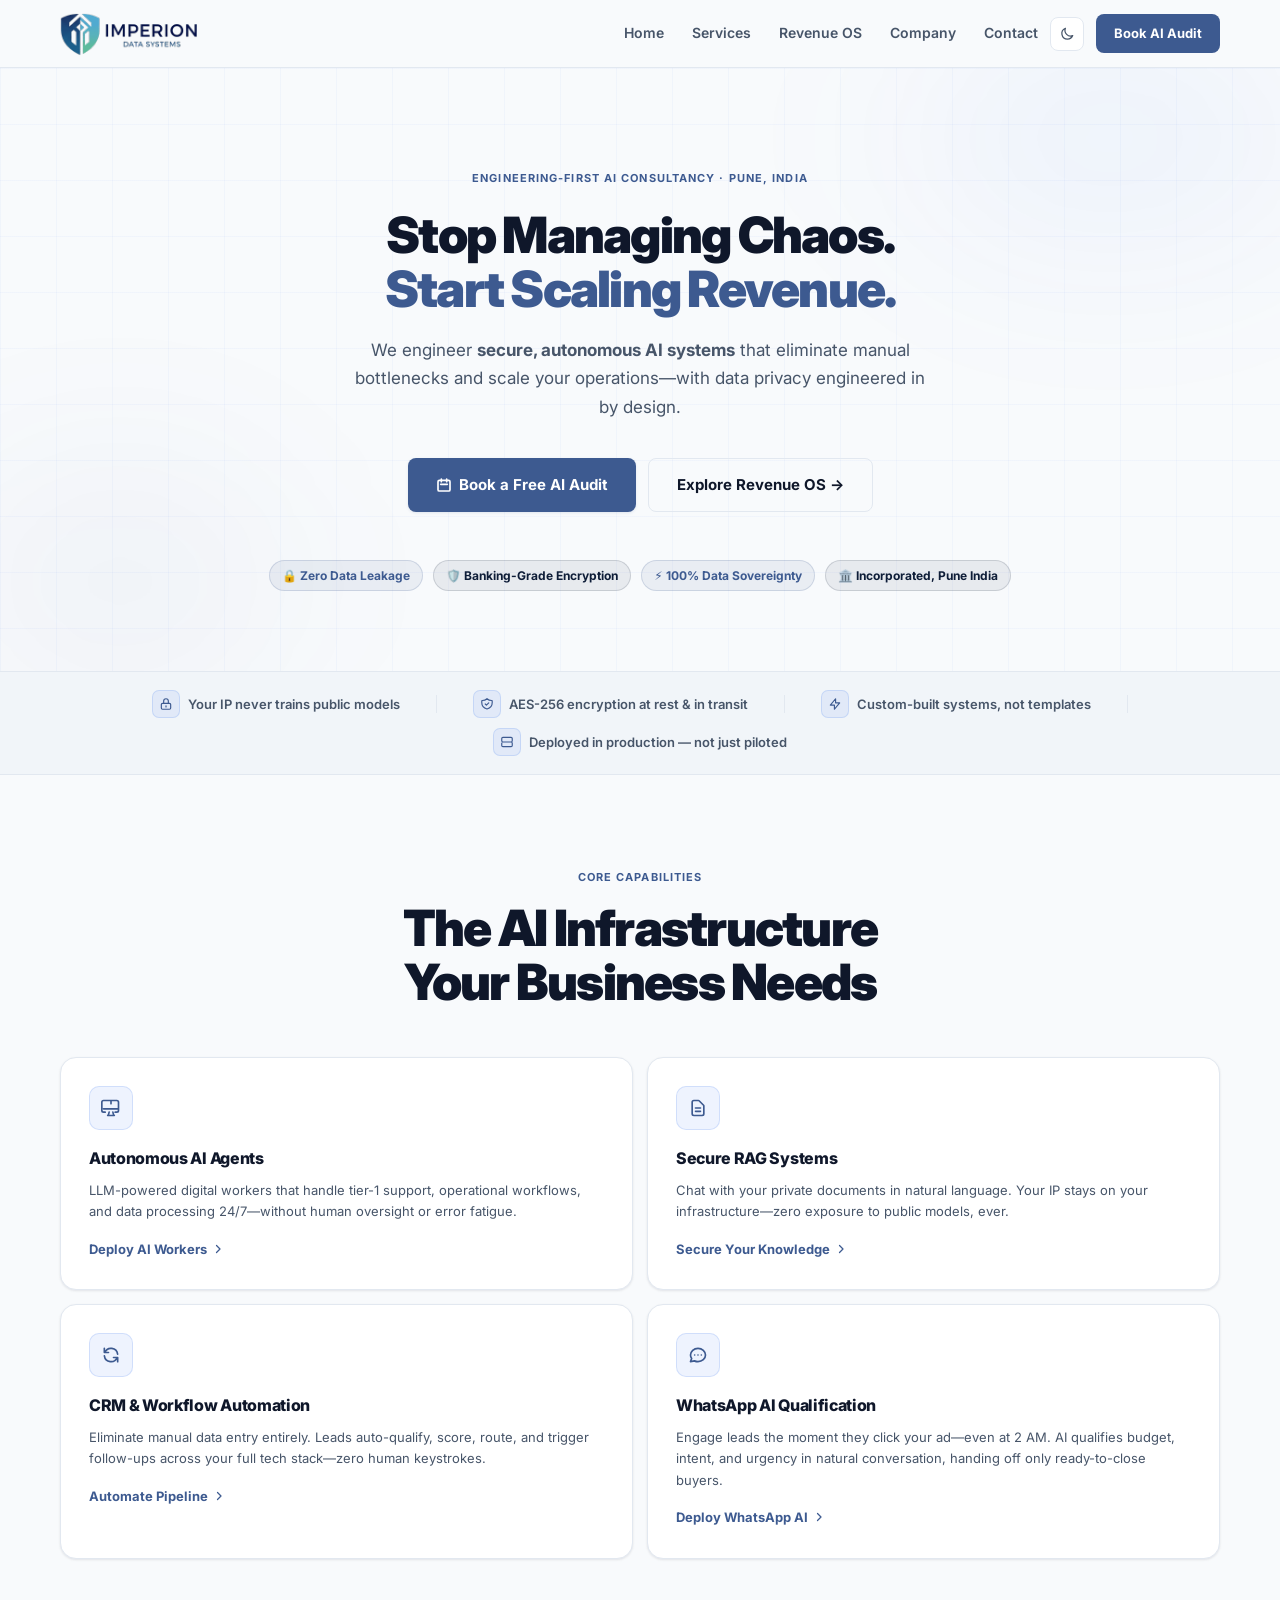
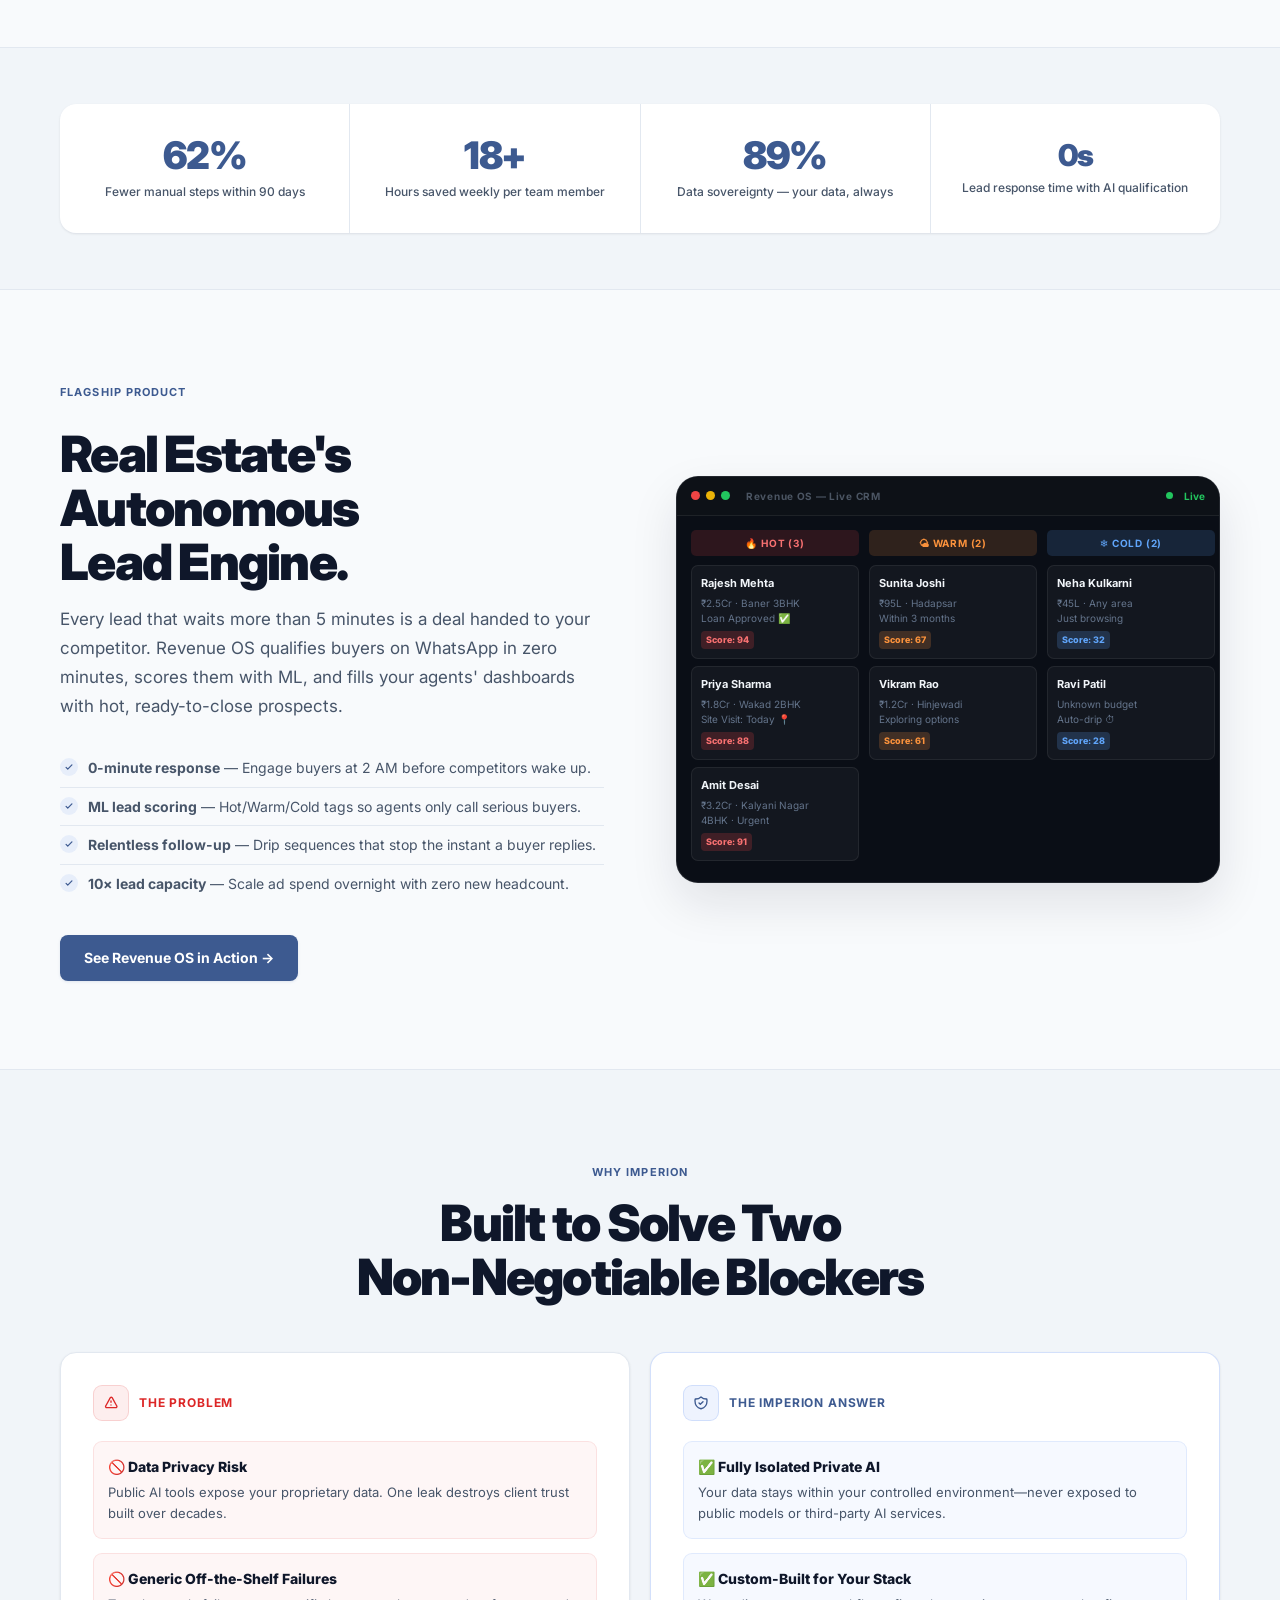
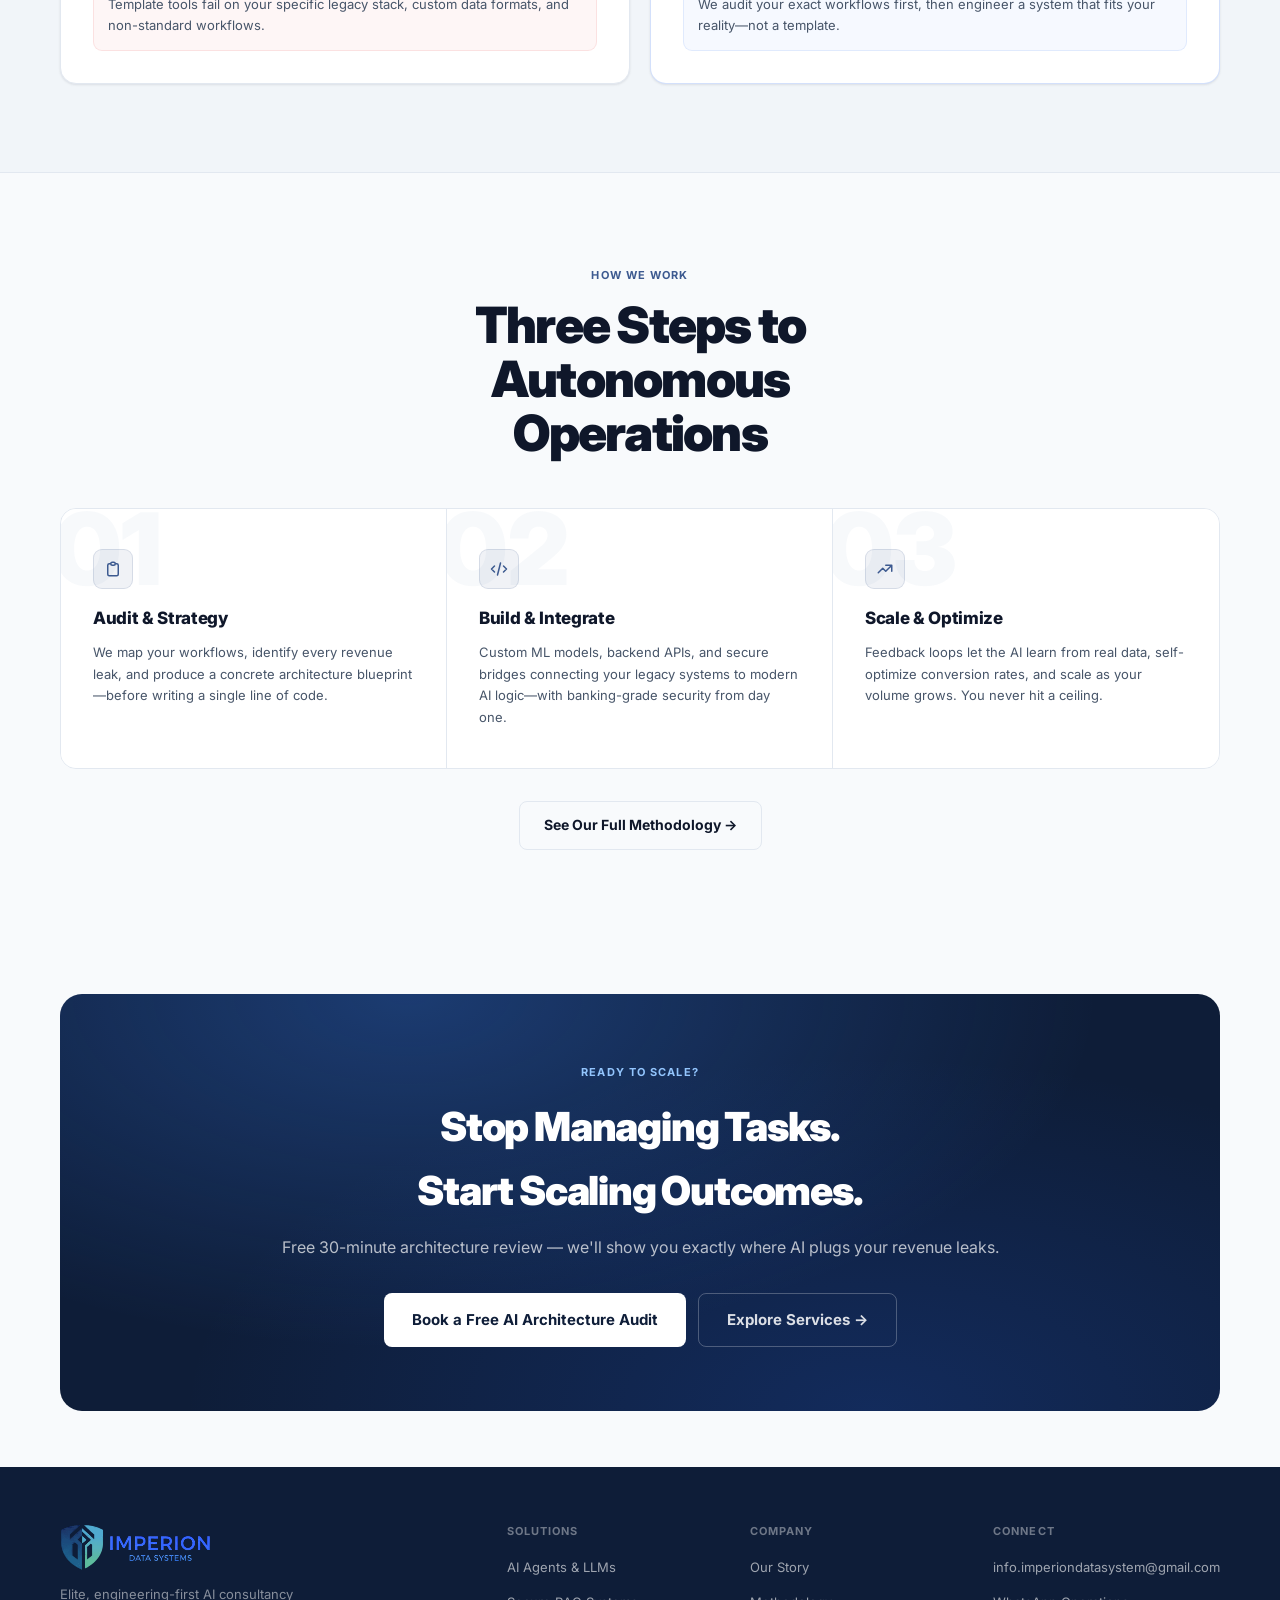
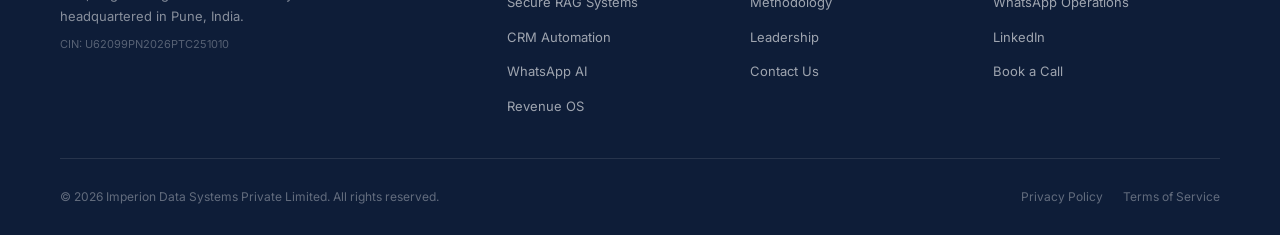
<file: index.html>
<!DOCTYPE html>
<html lang="en">
<head>
  <meta charset="UTF-8">
  <meta name="viewport" content="width=device-width, initial-scale=1.0">
  <link rel="icon" type="image/png" href="/imperion-favicon.png">
  <title>Imperion Data Systems | Secure Enterprise AI — Pune, India</title>
  <meta name="description" content="Imperion Data Systems engineers secure, autonomous AI systems that eliminate operational bottlenecks and scale revenue—without compromising data privacy.">
  <meta name="author" content="Imperion Data Systems Private Limited">
  <meta property="og:title" content="Imperion Data Systems | Secure Enterprise AI">
  <meta property="og:description" content="Engineering-first AI consultancy. We deploy autonomous AI workers, private LLMs, and CRM automation for enterprises that refuse to compromise on data sovereignty.">
  <meta property="og:type" content="website">
  <link rel="canonical" href="https://imperiondatasystem.com/">

  <!-- Prevent FOUC on dark mode -->
  <script>if(localStorage.getItem('imperion-theme')==='dark')document.documentElement.classList.add('dark-mode');</script>

  <!-- GA (replace ID) -->
  <script async src="https://www.googletagmanager.com/gtag/js?id=G-Y0T34J1ML3"></script>
  <script>window.dataLayer=window.dataLayer||[];function gtag(){dataLayer.push(arguments);}gtag('js',new Date());gtag('config','G-Y0T34J1ML3');</script>

  <link rel="preconnect" href="https://fonts.googleapis.com">
  <link rel="preconnect" href="https://fonts.gstatic.com" crossorigin>
  <link href="https://fonts.googleapis.com/css2?family=Inter:wght@300;400;500;600;700;800;900&display=swap" rel="stylesheet">
  <link rel="stylesheet" href="/css/styles.css">
</head>
<body>

<!-- ══ NAV ══ -->
<nav class="site-nav" role="navigation" aria-label="Main navigation">
  <div class="nav-container">
    <a href="/" class="nav-logo" aria-label="Imperion Home">
      <img src="/imperion-logo.svg" alt="Imperion" style="height:44px;width:auto;" class="brand-logo-img light-logo"><img src="/imperion-logo-darkmode.svg" alt="Imperion" style="height:44px;width:auto;display:none;" class="brand-logo-img dark-logo">
    </a>
    <div class="nav-links" role="menubar">
      <a href="/" class="nav-link">Home</a>
      <a href="/services.html" class="nav-link">Services</a>
      <a href="/revenue-os.html" class="nav-link">Revenue OS</a>
      <a href="/company.html" class="nav-link">Company</a>
      <a href="/contact.html" class="nav-link">Contact</a>
    </div>
    <button id="theme-toggle" class="theme-toggle" aria-label="Toggle dark mode" title="Toggle dark mode">
      <svg class="icon-moon" width="15" height="15" fill="none" stroke="currentColor" viewBox="0 0 24 24" stroke-width="2"><path stroke-linecap="round" stroke-linejoin="round" d="M20.354 15.354A9 9 0 018.646 3.646 9.003 9.003 0 0012 21a9.003 9.003 0 008.354-5.646z"/></svg>
      <svg class="icon-sun" width="15" height="15" fill="none" stroke="currentColor" viewBox="0 0 24 24" stroke-width="2"><circle cx="12" cy="12" r="4"/><path stroke-linecap="round" d="M12 2v2M12 20v2M4.93 4.93l1.41 1.41M17.66 17.66l1.41 1.41M2 12h2M20 12h2M4.93 19.07l1.41-1.41M17.66 6.34l1.41-1.41"/></svg>
    </button>
    <a href="/contact.html" class="nav-cta">Book AI Audit</a>
    <button class="nav-hamburger" id="nav-hamburger" aria-label="Toggle menu" aria-expanded="false">
      <span></span><span></span><span></span>
    </button>
  </div>
</nav>
<div class="mobile-menu" id="mobile-menu" role="menu">
  <a href="/">Home</a>
  <a href="/services.html">Services</a>
  <a href="/revenue-os.html">Revenue OS</a>
  <a href="/company.html">Company</a>
  <a href="/contact.html">Contact</a>
  <a href="/contact.html" class="mobile-cta">Book Free AI Audit →</a>
</div>

<main class="page-content">

  <!-- ══ HERO ══ -->
  <section class="hero-section" style="position:relative;overflow:hidden;padding:96px 0 80px;text-align:center;">
    <div class="hero-grid-bg"></div>
    <!-- Soft accent orbs - light mode only -->
    <div class="hero-gradient" style="width:500px;height:300px;top:-80px;right:-80px;background:radial-gradient(ellipse,rgba(37,99,235,0.06),transparent);opacity:1;"></div>
    <div class="hero-gradient" style="width:400px;height:300px;bottom:-60px;left:-80px;background:radial-gradient(ellipse,rgba(30,58,138,0.05),transparent);opacity:1;"></div>

    <div class="container" style="position:relative;z-index:2;">
      <div class="reveal">
        <span class="eyebrow" style="margin-bottom:20px;">Engineering-First AI Consultancy · Pune, India</span>
      </div>

      <h1 class="section-title reveal delay-1" style="max-width:800px;margin:0 auto 20px;">
        Stop Managing Chaos.<br>
        <span class="accent-text">Start Scaling Revenue.</span>
      </h1>

      <p class="section-subtitle reveal delay-2" style="max-width:580px;margin:0 auto 36px;">
        We engineer <strong>secure, autonomous AI systems</strong> that eliminate manual bottlenecks and scale your operations—with data privacy engineered in by design.
      </p>

      <div class="reveal delay-3" style="display:flex;flex-wrap:wrap;gap:12px;justify-content:center;margin-bottom:48px;">
        <a href="/contact.html" class="btn btn-primary btn-lg" id="hero-cta-primary">
          <svg width="16" height="16" fill="none" stroke="currentColor" viewBox="0 0 24 24" stroke-width="2.5"><path stroke-linecap="round" stroke-linejoin="round" d="M8 7V3m8 4V3m-9 8h10M5 21h14a2 2 0 002-2V7a2 2 0 00-2-2H5a2 2 0 00-2 2v12a2 2 0 002 2z"/></svg>
          Book a Free AI Audit
        </a>
        <a href="/revenue-os.html" class="btn btn-outline btn-lg" id="hero-cta-secondary">Explore Revenue OS →</a>
      </div>

      <!-- Trust badges -->
      <div class="reveal delay-4" style="display:flex;flex-wrap:wrap;gap:10px;justify-content:center;">
        <span class="badge badge-blue">🔒 Zero Data Leakage</span>
        <span class="badge badge-navy">🛡️ Banking-Grade Encryption</span>
        <span class="badge badge-blue">⚡ 100% Data Sovereignty</span>
        <span class="badge badge-navy">🏛️ Incorporated, Pune India</span>
      </div>
    </div>
  </section>

  <!-- ══ TRUST STRIP ══ -->
  <div class="trust-strip">
    <div class="container">
      <div class="trust-strip-items">
        <div class="trust-item">
          <div class="trust-icon"><svg fill="none" stroke="currentColor" viewBox="0 0 24 24" stroke-width="2"><path stroke-linecap="round" stroke-linejoin="round" d="M12 15v2m-6 4h12a2 2 0 002-2v-6a2 2 0 00-2-2H6a2 2 0 00-2 2v6a2 2 0 002 2zm10-10V7a4 4 0 00-8 0v4h8z"/></svg></div>
          Your IP never trains public models
        </div>
        <div class="trust-sep"></div>
        <div class="trust-item">
          <div class="trust-icon"><svg fill="none" stroke="currentColor" viewBox="0 0 24 24" stroke-width="2"><path stroke-linecap="round" stroke-linejoin="round" d="M9 12l2 2 4-4m5.618-4.016A11.955 11.955 0 0112 2.944a11.955 11.955 0 01-8.618 3.04A12.02 12.02 0 003 9c0 5.591 3.824 10.29 9 11.622 5.176-1.332 9-6.03 9-11.622 0-1.042-.133-2.052-.382-3.016z"/></svg></div>
          AES-256 encryption at rest &amp; in transit
        </div>
        <div class="trust-sep"></div>
        <div class="trust-item">
          <div class="trust-icon"><svg fill="none" stroke="currentColor" viewBox="0 0 24 24" stroke-width="2"><path stroke-linecap="round" stroke-linejoin="round" d="M13 10V3L4 14h7v7l9-11h-7z"/></svg></div>
          Custom-built systems, not templates
        </div>
        <div class="trust-sep"></div>
        <div class="trust-item">
          <div class="trust-icon"><svg fill="none" stroke="currentColor" viewBox="0 0 24 24" stroke-width="2"><path stroke-linecap="round" stroke-linejoin="round" d="M5 12h14M5 12a2 2 0 01-2-2V6a2 2 0 012-2h14a2 2 0 012 2v4a2 2 0 01-2 2M5 12a2 2 0 00-2 2v4a2 2 0 002 2h14a2 2 0 002-2v-4a2 2 0 00-2-2"/></svg></div>
          Deployed in production — not just piloted
        </div>
      </div>
    </div>
  </div>

  <!-- ══ CORE CAPABILITIES ══ -->
  <section class="section">
    <div class="container">
      <div style="text-align:center;max-width:600px;margin:0 auto 48px;">
        <div class="eyebrow reveal">Core Capabilities</div>
        <h2 class="section-title reveal delay-1">The AI Infrastructure<br>Your Business Needs</h2>
      </div>
      <div class="bento-grid reveal delay-2">
        <a href="/services.html#ai-agents" class="bento-card" id="bento-ai-agents">
          <div class="bento-icon"><svg fill="none" stroke="currentColor" viewBox="0 0 24 24" stroke-width="2"><path stroke-linecap="round" stroke-linejoin="round" d="M9.75 17L9 20l-1 1h8l-1-1-.75-3M3 13h18M5 17H3a2 2 0 01-2-2V5a2 2 0 012-2h16a2 2 0 012 2v10a2 2 0 01-2 2h-2M12 3v4"/></svg></div>
          <h3>Autonomous AI Agents</h3>
          <p>LLM-powered digital workers that handle tier-1 support, operational workflows, and data processing 24/7—without human oversight or error fatigue.</p>
          <div class="bento-arrow">Deploy AI Workers <svg width="12" height="12" fill="none" stroke="currentColor" viewBox="0 0 24 24" stroke-width="2.5"><path stroke-linecap="round" stroke-linejoin="round" d="M9 5l7 7-7 7"/></svg></div>
        </a>
        <a href="/services.html#rag-systems" class="bento-card" id="bento-rag">
          <div class="bento-icon"><svg fill="none" stroke="currentColor" viewBox="0 0 24 24" stroke-width="2"><path stroke-linecap="round" stroke-linejoin="round" d="M9 12h6m-6 4h6m2 5H7a2 2 0 01-2-2V5a2 2 0 012-2h5.586a1 1 0 01.707.293l5.414 5.414a1 1 0 01.293.707V19a2 2 0 01-2 2z"/></svg></div>
          <h3>Secure RAG Systems</h3>
          <p>Chat with your private documents in natural language. Your IP stays on your infrastructure—zero exposure to public models, ever.</p>
          <div class="bento-arrow">Secure Your Knowledge <svg width="12" height="12" fill="none" stroke="currentColor" viewBox="0 0 24 24" stroke-width="2.5"><path stroke-linecap="round" stroke-linejoin="round" d="M9 5l7 7-7 7"/></svg></div>
        </a>
        <a href="/services.html#crm-automation" class="bento-card" id="bento-crm">
          <div class="bento-icon"><svg fill="none" stroke="currentColor" viewBox="0 0 24 24" stroke-width="2"><path stroke-linecap="round" stroke-linejoin="round" d="M4 4v5h.582m15.356 2A8.001 8.001 0 004.582 9m0 0H9m11 11v-5h-.581m0 0a8.003 8.003 0 01-15.357-2m15.357 2H15"/></svg></div>
          <h3>CRM &amp; Workflow Automation</h3>
          <p>Eliminate manual data entry entirely. Leads auto-qualify, score, route, and trigger follow-ups across your full tech stack—zero human keystrokes.</p>
          <div class="bento-arrow">Automate Pipeline <svg width="12" height="12" fill="none" stroke="currentColor" viewBox="0 0 24 24" stroke-width="2.5"><path stroke-linecap="round" stroke-linejoin="round" d="M9 5l7 7-7 7"/></svg></div>
        </a>
        <a href="/services.html#whatsapp-ai" class="bento-card" id="bento-whatsapp">
          <div class="bento-icon"><svg fill="none" stroke="currentColor" viewBox="0 0 24 24" stroke-width="2"><path stroke-linecap="round" stroke-linejoin="round" d="M8 12h.01M12 12h.01M16 12h.01M21 12c0 4.418-4.03 8-9 8a9.863 9.863 0 01-4.255-.949L3 20l1.395-3.72C3.512 15.042 3 13.574 3 12c0-4.418 4.03-8 9-8s9 3.582 9 8z"/></svg></div>
          <h3>WhatsApp AI Qualification</h3>
          <p>Engage leads the moment they click your ad—even at 2 AM. AI qualifies budget, intent, and urgency in natural conversation, handing off only ready-to-close buyers.</p>
          <div class="bento-arrow">Deploy WhatsApp AI <svg width="12" height="12" fill="none" stroke="currentColor" viewBox="0 0 24 24" stroke-width="2.5"><path stroke-linecap="round" stroke-linejoin="round" d="M9 5l7 7-7 7"/></svg></div>
        </a>
      </div>
    </div>
  </section>

  <!-- ══ STATS ══ -->
  <section class="section-sm section-alt section-border-top section-border-bottom">
    <div class="container">
      <div class="stats-row reveal">
        <div class="stat-cell">
          <div class="stat-val"><span data-count="70" data-suffix="%">0%</span></div>
          <div class="stat-label">Fewer manual steps within 90 days</div>
        </div>
        <div class="stat-cell">
          <div class="stat-val"><span data-count="20" data-suffix="+">0+</span></div>
          <div class="stat-label">Hours saved weekly per team member</div>
        </div>
        <div class="stat-cell">
          <div class="stat-val"><span data-count="100" data-suffix="%">0%</span></div>
          <div class="stat-label">Data sovereignty — your data, always</div>
        </div>
        <div class="stat-cell">
          <div class="stat-val" style="font-size:30px;padding-top:4px;">0s</div>
          <div class="stat-label">Lead response time with AI qualification</div>
        </div>
      </div>
    </div>
  </section>

  <!-- ══ REVENUE OS TEASER ══ -->
  <section class="section">
    <div class="container">
      <div class="grid-2col" style="display:grid;grid-template-columns:1fr 1fr;gap:72px;align-items:center;">
        <div class="reveal-left">
          <span class="eyebrow">Flagship Product</span>
          <h2 class="section-title" style="margin-top:12px;margin-bottom:16px;">Real Estate's Autonomous<br>Lead Engine.</h2>
          <p class="section-subtitle" style="margin-bottom:28px;">Every lead that waits more than 5 minutes is a deal handed to your competitor. Revenue OS qualifies buyers on WhatsApp in zero minutes, scores them with ML, and fills your agents' dashboards with hot, ready-to-close prospects.</p>
          <ul class="tick-list" style="margin-bottom:32px;">
            <li><div class="tick-icon"><svg fill="none" stroke="currentColor" viewBox="0 0 24 24" stroke-width="3"><path stroke-linecap="round" stroke-linejoin="round" d="M5 13l4 4L19 7"/></svg></div><span><strong>0-minute response</strong> — Engage buyers at 2 AM before competitors wake up.</span></li>
            <li><div class="tick-icon"><svg fill="none" stroke="currentColor" viewBox="0 0 24 24" stroke-width="3"><path stroke-linecap="round" stroke-linejoin="round" d="M5 13l4 4L19 7"/></svg></div><span><strong>ML lead scoring</strong> — Hot/Warm/Cold tags so agents only call serious buyers.</span></li>
            <li><div class="tick-icon"><svg fill="none" stroke="currentColor" viewBox="0 0 24 24" stroke-width="3"><path stroke-linecap="round" stroke-linejoin="round" d="M5 13l4 4L19 7"/></svg></div><span><strong>Relentless follow-up</strong> — Drip sequences that stop the instant a buyer replies.</span></li>
            <li><div class="tick-icon"><svg fill="none" stroke="currentColor" viewBox="0 0 24 24" stroke-width="3"><path stroke-linecap="round" stroke-linejoin="round" d="M5 13l4 4L19 7"/></svg></div><span><strong>10× lead capacity</strong> — Scale ad spend overnight with zero new headcount.</span></li>
          </ul>
          <a href="/revenue-os.html" class="btn btn-primary" id="home-ros-cta">See Revenue OS in Action →</a>
        </div>

        <div class="reveal-right">
          <!-- Kanban Dashboard -->
          <div class="kanban-mock">
            <div class="kanban-titlebar">
              <div class="kb-dot" style="background:#ef4444;"></div>
              <div class="kb-dot" style="background:#eab308;"></div>
              <div class="kb-dot" style="background:#22c55e;"></div>
              <span style="margin-left:10px;font-size:10px;font-weight:700;letter-spacing:0.07em;color:#4b5563;">Revenue OS — Live CRM</span>
              <span class="live-dot" style="margin-left:auto;"></span>
              <span style="font-size:10px;color:#22c55e;font-weight:700;margin-left:5px;">Live</span>
            </div>
            <div class="kanban-body">
              <div class="kanban-col">
                <div class="kanban-col-header col-hot">🔥 Hot (3)</div>
                <div class="kanban-card-item"><div class="kc-name">Rajesh Mehta</div><div class="kc-meta">₹2.5Cr · Baner 3BHK</div><div class="kc-meta">Loan Approved ✅</div><span class="kanban-score score-hot">Score: 94</span></div>
                <div class="kanban-card-item"><div class="kc-name">Priya Sharma</div><div class="kc-meta">₹1.8Cr · Wakad 2BHK</div><div class="kc-meta">Site Visit: Today 📍</div><span class="kanban-score score-hot">Score: 88</span></div>
                <div class="kanban-card-item"><div class="kc-name">Amit Desai</div><div class="kc-meta">₹3.2Cr · Kalyani Nagar</div><div class="kc-meta">4BHK · Urgent</div><span class="kanban-score score-hot">Score: 91</span></div>
              </div>
              <div class="kanban-col">
                <div class="kanban-col-header col-warm">🌤 Warm (2)</div>
                <div class="kanban-card-item"><div class="kc-name">Sunita Joshi</div><div class="kc-meta">₹95L · Hadapsar</div><div class="kc-meta">Within 3 months</div><span class="kanban-score score-warm">Score: 67</span></div>
                <div class="kanban-card-item"><div class="kc-name">Vikram Rao</div><div class="kc-meta">₹1.2Cr · Hinjewadi</div><div class="kc-meta">Exploring options</div><span class="kanban-score score-warm">Score: 61</span></div>
              </div>
              <div class="kanban-col">
                <div class="kanban-col-header col-cold">❄️ Cold (2)</div>
                <div class="kanban-card-item"><div class="kc-name">Neha Kulkarni</div><div class="kc-meta">₹45L · Any area</div><div class="kc-meta">Just browsing</div><span class="kanban-score score-cold">Score: 32</span></div>
                <div class="kanban-card-item"><div class="kc-name">Ravi Patil</div><div class="kc-meta">Unknown budget</div><div class="kc-meta">Auto-drip ⏱</div><span class="kanban-score score-cold">Score: 28</span></div>
              </div>
            </div>
          </div>
        </div>
      </div>
    </div>
  </section>

  <!-- ══ WHY IMPERION ══ -->
  <section class="section section-alt section-border-top section-border-bottom">
    <div class="container">
      <div style="text-align:center;max-width:580px;margin:0 auto 48px;">
        <div class="eyebrow reveal">Why Imperion</div>
        <h2 class="section-title reveal delay-1">Built to Solve Two<br>Non-Negotiable Blockers</h2>
      </div>
      <div class="grid-2col reveal delay-2" style="display:grid;grid-template-columns:1fr 1fr;gap:20px;">
        <div class="card" style="padding:32px;">
          <div style="display:flex;align-items:center;gap:10px;margin-bottom:20px;">
            <div style="width:36px;height:36px;border-radius:9px;background:rgba(220,38,38,0.08);border:1px solid rgba(220,38,38,0.15);display:flex;align-items:center;justify-content:center;flex-shrink:0;">
              <svg width="16" height="16" fill="none" stroke="#dc2626" viewBox="0 0 24 24" stroke-width="2"><path stroke-linecap="round" stroke-linejoin="round" d="M12 9v2m0 4h.01m-6.938 4h13.856c1.54 0 2.502-1.667 1.732-2.5L13.732 4c-.77-.833-1.964-.833-2.732 0L4.082 16.5c-.77.833.192 2.5 1.732 2.5z"/></svg>
            </div>
            <span style="font-size:12px;font-weight:700;color:#dc2626;letter-spacing:0.07em;text-transform:uppercase;">The Problem</span>
          </div>
          <div style="display:flex;flex-direction:column;gap:14px;">
            <div style="padding:14px;background:rgba(220,38,38,0.04);border-radius:9px;border:1px solid rgba(220,38,38,0.1);">
              <div style="font-size:14px;font-weight:800;color:var(--text-primary);margin-bottom:4px;">🚫 Data Privacy Risk</div>
              <p style="font-size:13px;color:var(--text-muted);">Public AI tools expose your proprietary data. One leak destroys client trust built over decades.</p>
            </div>
            <div style="padding:14px;background:rgba(220,38,38,0.04);border-radius:9px;border:1px solid rgba(220,38,38,0.1);">
              <div style="font-size:14px;font-weight:800;color:var(--text-primary);margin-bottom:4px;">🚫 Generic Off-the-Shelf Failures</div>
              <p style="font-size:13px;color:var(--text-muted);">Template tools fail on your specific legacy stack, custom data formats, and non-standard workflows.</p>
            </div>
          </div>
        </div>
        <div class="card" style="padding:32px;border-color:rgba(37,99,235,0.2);">
          <div style="display:flex;align-items:center;gap:10px;margin-bottom:20px;">
            <div style="width:36px;height:36px;border-radius:9px;background:rgba(37,99,235,0.08);border:1px solid rgba(37,99,235,0.15);display:flex;align-items:center;justify-content:center;flex-shrink:0;">
              <svg width="16" height="16" fill="none" stroke="var(--accent)" viewBox="0 0 24 24" stroke-width="2"><path stroke-linecap="round" stroke-linejoin="round" d="M9 12l2 2 4-4m5.618-4.016A11.955 11.955 0 0112 2.944a11.955 11.955 0 01-8.618 3.04A12.02 12.02 0 003 9c0 5.591 3.824 10.29 9 11.622 5.176-1.332 9-6.03 9-11.622 0-1.042-.133-2.052-.382-3.016z"/></svg>
            </div>
            <span style="font-size:12px;font-weight:700;color:var(--accent);letter-spacing:0.07em;text-transform:uppercase;">The Imperion Answer</span>
          </div>
          <div style="display:flex;flex-direction:column;gap:14px;">
            <div style="padding:14px;background:rgba(37,99,235,0.04);border-radius:9px;border:1px solid rgba(37,99,235,0.1);">
              <div style="font-size:14px;font-weight:800;color:var(--text-primary);margin-bottom:4px;">✅ Fully Isolated Private AI</div>
              <p style="font-size:13px;color:var(--text-muted);">Your data stays within your controlled environment—never exposed to public models or third-party AI services.</p>
            </div>
            <div style="padding:14px;background:rgba(37,99,235,0.04);border-radius:9px;border:1px solid rgba(37,99,235,0.1);">
              <div style="font-size:14px;font-weight:800;color:var(--text-primary);margin-bottom:4px;">✅ Custom-Built for Your Stack</div>
              <p style="font-size:13px;color:var(--text-muted);">We audit your exact workflows first, then engineer a system that fits your reality—not a template.</p>
            </div>
          </div>
        </div>
      </div>
    </div>
  </section>

  <!-- ══ METHODOLOGY ══ -->
  <section class="section">
    <div class="container">
      <div style="text-align:center;max-width:580px;margin:0 auto 48px;">
        <div class="eyebrow reveal">How We Work</div>
        <h2 class="section-title reveal delay-1">Three Steps to Autonomous<br>Operations</h2>
      </div>
      <div class="methodology-grid reveal delay-2">
        <div class="method-step">
          <div class="method-step-bg">01</div>
          <div class="method-step-icon"><svg fill="none" stroke="currentColor" viewBox="0 0 24 24" stroke-width="2"><path stroke-linecap="round" stroke-linejoin="round" d="M9 5H7a2 2 0 00-2 2v12a2 2 0 002 2h10a2 2 0 002-2V7a2 2 0 00-2-2h-2M9 5a2 2 0 002 2h2a2 2 0 002-2M9 5a2 2 0 012-2h2a2 2 0 012 2"/></svg></div>
          <h3>Audit &amp; Strategy</h3>
          <p>We map your workflows, identify every revenue leak, and produce a concrete architecture blueprint—before writing a single line of code.</p>
        </div>
        <div class="method-step">
          <div class="method-step-bg">02</div>
          <div class="method-step-icon"><svg fill="none" stroke="currentColor" viewBox="0 0 24 24" stroke-width="2"><path stroke-linecap="round" stroke-linejoin="round" d="M10 20l4-16m4 4l4 4-4 4M6 16l-4-4 4-4"/></svg></div>
          <h3>Build &amp; Integrate</h3>
          <p>Custom ML models, backend APIs, and secure bridges connecting your legacy systems to modern AI logic—with banking-grade security from day one.</p>
        </div>
        <div class="method-step">
          <div class="method-step-bg">03</div>
          <div class="method-step-icon"><svg fill="none" stroke="currentColor" viewBox="0 0 24 24" stroke-width="2"><path stroke-linecap="round" stroke-linejoin="round" d="M13 7h8m0 0v8m0-8l-8 8-4-4-6 6"/></svg></div>
          <h3>Scale &amp; Optimize</h3>
          <p>Feedback loops let the AI learn from real data, self-optimize conversion rates, and scale as your volume grows. You never hit a ceiling.</p>
        </div>
      </div>
      <div style="text-align:center;margin-top:32px;" class="reveal">
        <a href="/company.html" class="btn btn-outline">See Our Full Methodology →</a>
      </div>
    </div>
  </section>

  <!-- ══ BOTTOM CTA ══ -->
  <section class="section-sm">
    <div class="container">
      <div class="cta-strip reveal" style="position:relative;">
        <div style="position:relative;z-index:1;">
          <span class="eyebrow">Ready to Scale?</span>
          <h2>Stop Managing Tasks.<br>Start Scaling Outcomes.</h2>
          <p>Free 30-minute architecture review — we'll show you exactly where AI plugs your revenue leaks.</p>
          <div style="display:flex;flex-wrap:wrap;gap:12px;justify-content:center;">
            <a href="/contact.html" class="btn btn-white btn-lg" id="home-bottom-cta">Book a Free AI Architecture Audit</a>
            <a href="/services.html" class="btn btn-outline-white btn-lg">Explore Services →</a>
          </div>
        </div>
      </div>
    </div>
  </section>

</main>

<!-- ══ FOOTER ══ -->
<footer class="site-footer" role="contentinfo">
  <div class="container">
    <div class="footer-grid">
      <div class="footer-brand">
        <div style="display:flex;align-items:center;margin-bottom:12px;">
          <img src="/imperion-logo-darkmode.svg" alt="Imperion Data Systems" style="height:48px;width:auto;" class="footer-logo-img">
        </div>
        <p>Elite, engineering-first AI consultancy headquartered in Pune, India.</p>
        <p style="font-size:11px;color:rgba(255,255,255,0.3);margin-top:8px;">CIN: U62099PN2026PTC251010</p>
      </div>
      <div class="footer-col"><h4>Solutions</h4><ul><li><a href="/services#ai-agents">AI Agents &amp; LLMs</a></li><li><a href="/services#rag-systems">Secure RAG Systems</a></li><li><a href="/services#crm-automation">CRM Automation</a></li><li><a href="/services#whatsapp-ai">WhatsApp AI</a></li><li><a href="/revenue-os">Revenue OS</a></li></ul></div>
      <div class="footer-col"><h4>Company</h4><ul><li><a href="/company">Our Story</a></li><li><a href="/company#methodology">Methodology</a></li><li><a href="/company#leadership">Leadership</a></li><li><a href="/contact">Contact Us</a></li></ul></div>
      <div class="footer-col"><h4>Connect</h4><ul><li><a href="mailto:info.imperiondatasystem@gmail.com">info.imperiondatasystem@gmail.com</a></li><li><a href="https://wa.me/918308755482" target="_blank" rel="noopener noreferrer">WhatsApp Operations</a></li><li><a href="https://www.linkedin.com/company/imperion-data-systems/" target="_blank" rel="noopener noreferrer">LinkedIn</a></li><li><a href="https://calendly.com/info-imperiondatasystem/discovery-call" target="_blank" rel="noopener noreferrer">Book a Call</a></li></ul></div>
    </div>
    <div class="footer-bottom">
      <p class="footer-copy">© 2026 Imperion Data Systems Private Limited. All rights reserved.</p>
      <div class="footer-legal">
        <a href="#" onclick="openModal('modal-privacy');return false;">Privacy Policy</a>
        <a href="#" onclick="openModal('modal-terms');return false;">Terms of Service</a>
      </div>
    </div>
  </div>
</footer>

<!-- Legal Modals -->
<div id="modal-privacy" class="legal-modal" onclick="closeModal('modal-privacy')">
  <div class="legal-modal-box">
    <span class="legal-close" onclick="closeModal('modal-privacy')">&times;</span>
    <h2>Privacy Policy</h2>
    <p>Last updated: June 2026 — Imperion Data Systems Private Limited (CIN: U62099PN2026PTC251010)</p>
    <h3>Data Collection</h3><p>We collect name, company, email, and project description through our contact form, used solely to respond to your inquiry.</p>
    <h3>Data Isolation</h3><p>All client data is held in strictly isolated environments. Your data is never shared or used to train any public AI model.</p>
    <h3>Security Standards</h3><p>TLS 1.3 in transit, AES-256 at rest. Access limited to engineers directly involved in your engagement.</p>
    <h3>Retention &amp; Deletion</h3><p>Inquiry data retained 90 days. Deleted within 7 business days upon written request. We do not sell any data.</p>
    <h3>Contact</h3><p>Email: <a href="mailto:info.imperiondatasystem@gmail.com" style="color:var(--accent);">info.imperiondatasystem@gmail.com</a></p>
  </div>
</div>
<div id="modal-terms" class="legal-modal" onclick="closeModal('modal-terms')">
  <div class="legal-modal-box">
    <span class="legal-close" onclick="closeModal('modal-terms')">&times;</span>
    <h2>Terms of Service</h2>
    <p>Last updated: June 2026 — Imperion Data Systems Private Limited</p>
    <h3>Engagements</h3><p>All work is governed by a formally executed Statement of Work. Website inquiries do not create a binding contract.</p>
    <h3>IP Ownership</h3><p>Upon full payment, clients retain 100% ownership of all custom-built systems and code. We retain no license to resell client-specific IP.</p>
    <h3>Confidentiality</h3><p>Imperion engineers operate under signed NDAs as standard practice. All scoping information is treated as strictly confidential.</p>
    <h3>Governing Law</h3><p>Governed by Indian law, with jurisdiction in Pune, Maharashtra.</p>
  </div>
</div>

<script src="/js/nav.js" defer></script>
<script src="/js/animations.js" defer></script>
<script src="/js/form.js" defer></script>
</body>
</html>
</file>
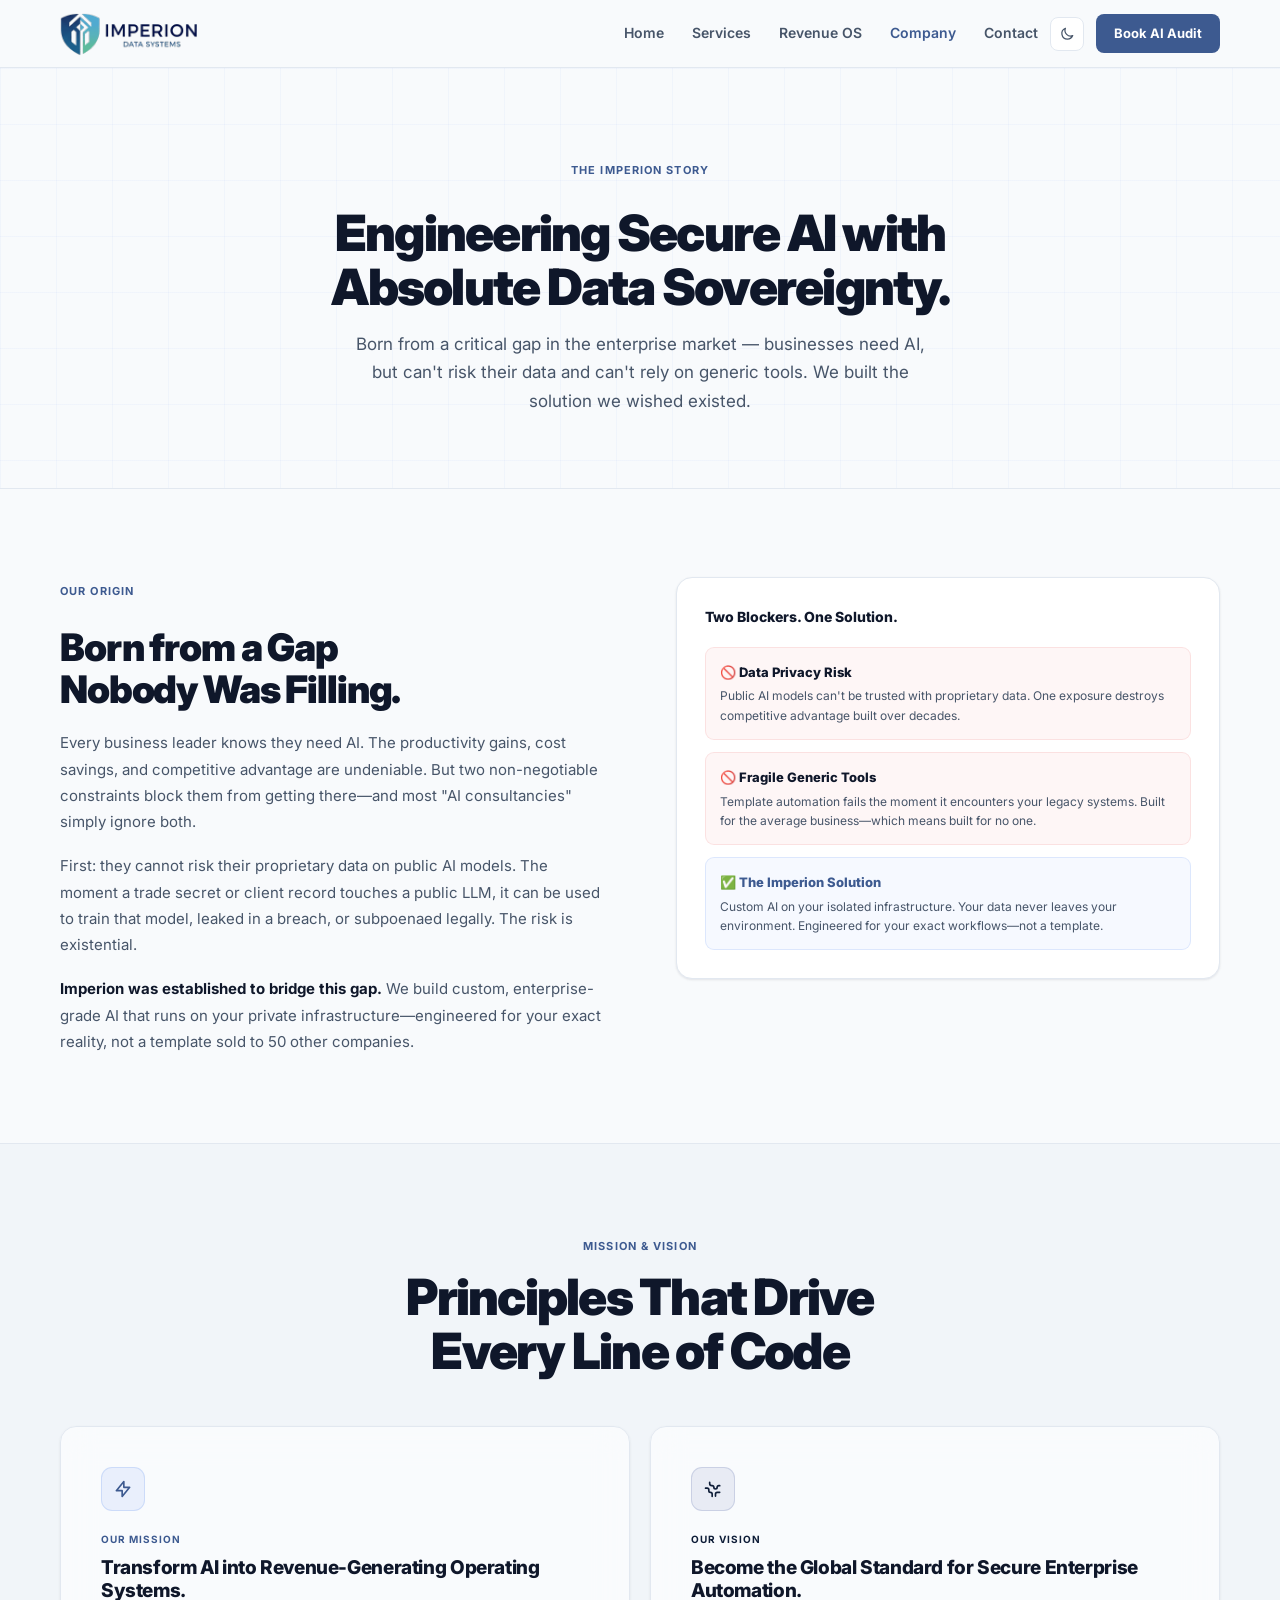
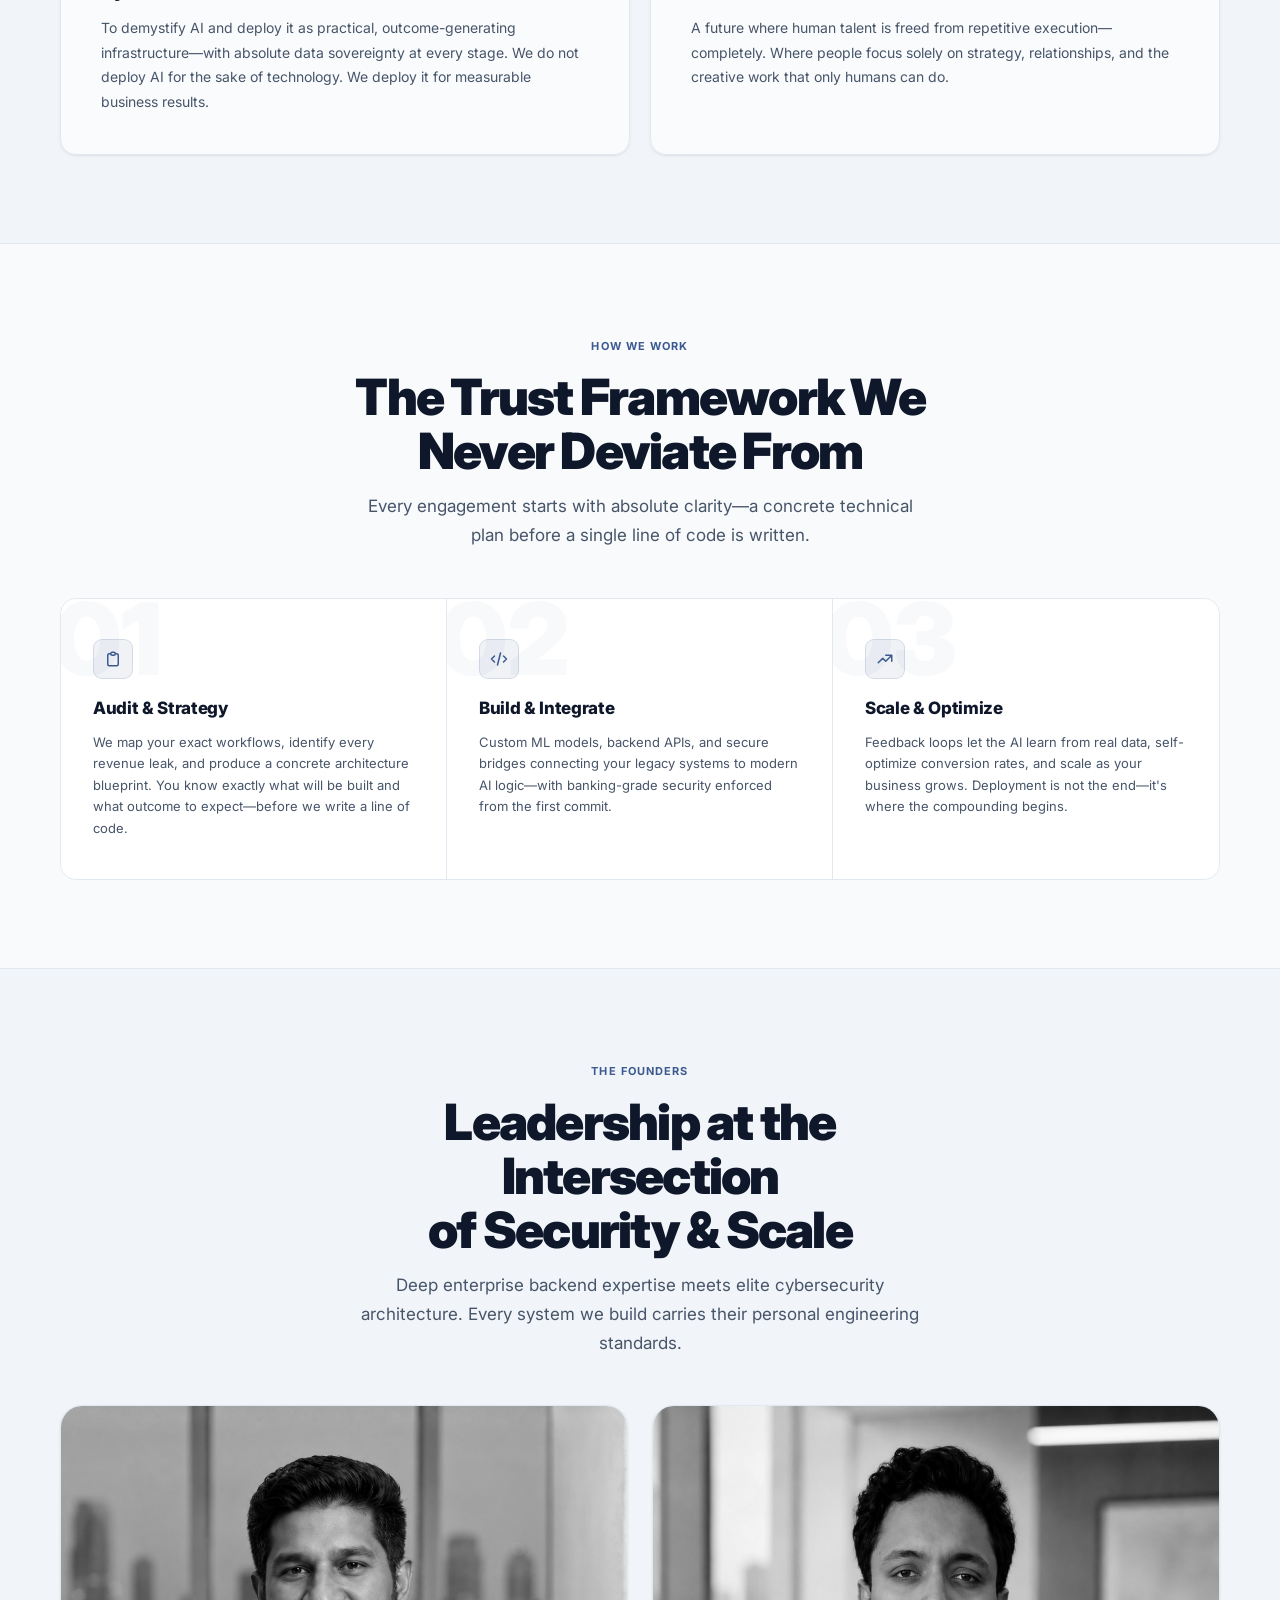
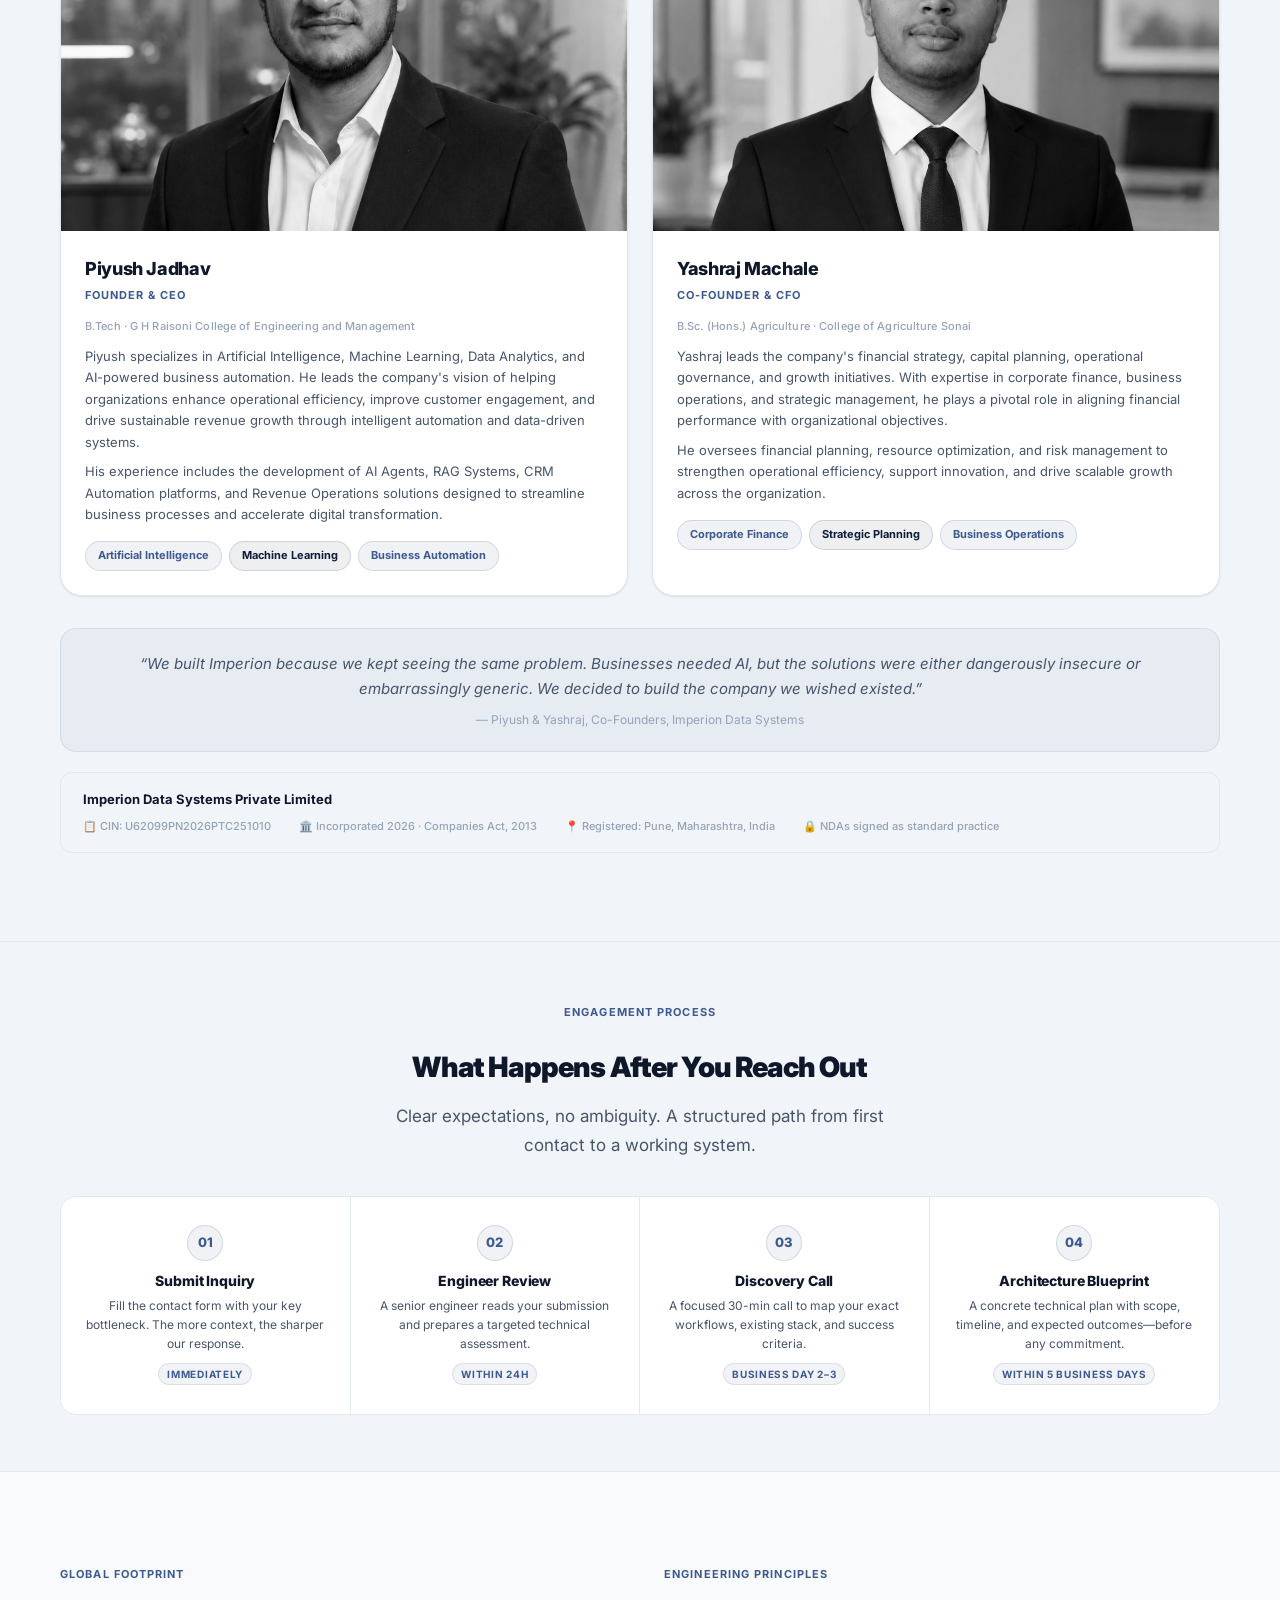
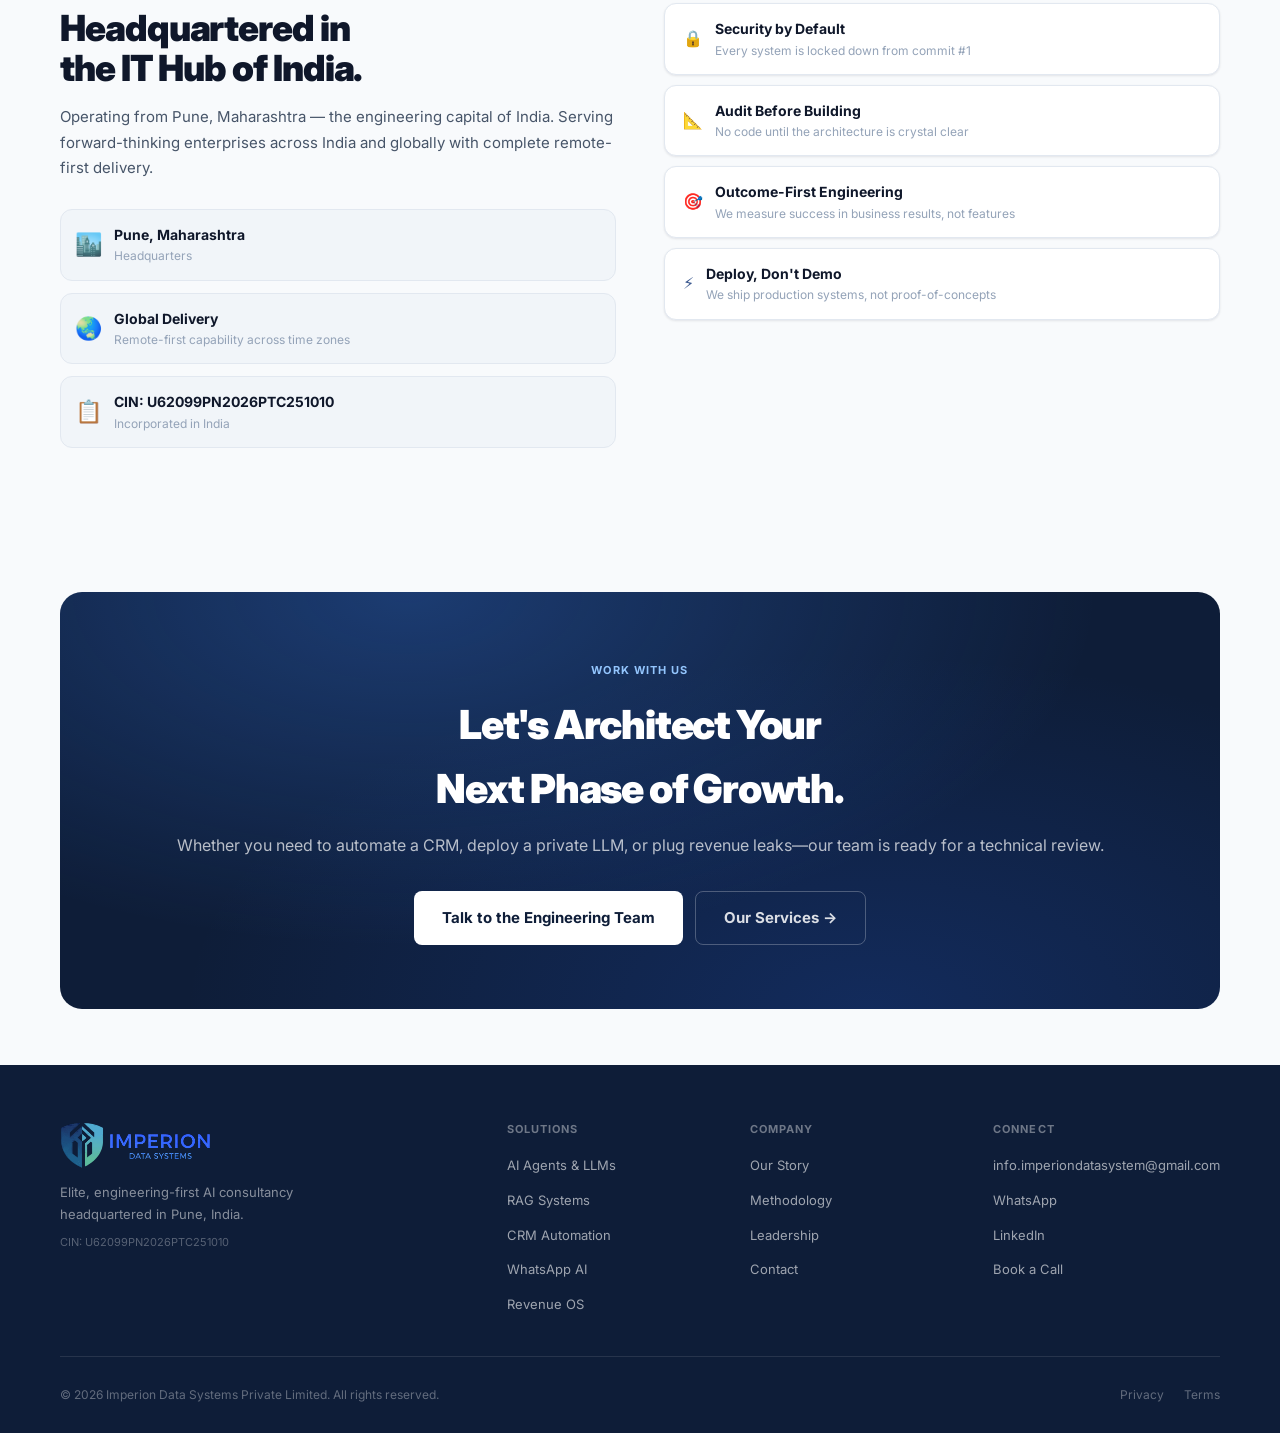
<file: company.html>
<!DOCTYPE html>
<html lang="en">
<head>
  <meta charset="UTF-8">
  <meta name="viewport" content="width=device-width, initial-scale=1.0">
  <link rel="icon" type="image/png" href="/imperion-favicon.png">
  <title>Company | Imperion Data Systems — Our Story, Mission &amp; Leadership</title>
  <meta name="description" content="Imperion was built to bridge the gap between enterprise AI adoption and absolute data privacy. Learn our origin, methodology, and the founders who built it.">
  <meta property="og:title" content="Company | Imperion Data Systems">
  <link rel="canonical" href="https://imperiondatasystem.com/company">
  <script>if(localStorage.getItem('imperion-theme')==='dark')document.documentElement.classList.add('dark-mode');</script>
  <script async src="https://www.googletagmanager.com/gtag/js?id=G-Y0T34J1ML3"></script>
  <script>window.dataLayer=window.dataLayer||[];function gtag(){dataLayer.push(arguments);}gtag('js',new Date());gtag('config','G-Y0T34J1ML3');</script>
  <link rel="preconnect" href="https://fonts.googleapis.com">
  <link rel="preconnect" href="https://fonts.gstatic.com" crossorigin>
  <link href="https://fonts.googleapis.com/css2?family=Inter:wght@300;400;500;600;700;800;900&display=swap" rel="stylesheet">
  <link rel="stylesheet" href="/css/styles.css">
</head>
<body>

<nav class="site-nav">
  <div class="nav-container">
    <a href="/" class="nav-logo"><img src="/imperion-logo.svg" alt="Imperion" style="height:44px;width:auto;" class="brand-logo-img light-logo"><img src="/imperion-logo-darkmode.svg" alt="Imperion" style="height:44px;width:auto;display:none;" class="brand-logo-img dark-logo"></a>
    <div class="nav-links">
      <a href="/" class="nav-link">Home</a>
      <a href="/services.html" class="nav-link">Services</a>
      <a href="/revenue-os.html" class="nav-link">Revenue OS</a>
      <a href="/company.html" class="nav-link active">Company</a>
      <a href="/contact.html" class="nav-link">Contact</a>
    </div>
    <button id="theme-toggle" class="theme-toggle" aria-label="Toggle dark mode">
      <svg class="icon-moon" width="15" height="15" fill="none" stroke="currentColor" viewBox="0 0 24 24" stroke-width="2"><path stroke-linecap="round" stroke-linejoin="round" d="M20.354 15.354A9 9 0 018.646 3.646 9.003 9.003 0 0012 21a9.003 9.003 0 008.354-5.646z"/></svg>
      <svg class="icon-sun" width="15" height="15" fill="none" stroke="currentColor" viewBox="0 0 24 24" stroke-width="2"><circle cx="12" cy="12" r="4"/><path stroke-linecap="round" d="M12 2v2M12 20v2M4.93 4.93l1.41 1.41M17.66 17.66l1.41 1.41M2 12h2M20 12h2M4.93 19.07l1.41-1.41M17.66 6.34l1.41-1.41"/></svg>
    </button>
    <a href="/contact.html" class="nav-cta">Book AI Audit</a>
    <button class="nav-hamburger" id="nav-hamburger" aria-label="Toggle menu"><span></span><span></span><span></span></button>
  </div>
</nav>
<div class="mobile-menu" id="mobile-menu">
  <a href="/">Home</a><a href="/services.html">Services</a><a href="/revenue-os.html">Revenue OS</a><a href="/company.html">Company</a><a href="/contact.html">Contact</a>
  <a href="/contact.html" class="mobile-cta">Book Free AI Audit →</a>
</div>

<main class="page-content">

  <!-- Hero -->
  <section style="position:relative;overflow:hidden;padding:88px 0 72px;text-align:center;border-bottom:1px solid var(--border);">
    <div class="hero-grid-bg"></div>
    <div class="container" style="position:relative;z-index:2;">
      <span class="eyebrow reveal">The Imperion Story</span>
      <h1 class="section-title reveal delay-1" style="margin:12px auto 16px;max-width:760px;">Engineering Secure AI with<br>Absolute Data Sovereignty.</h1>
      <p class="section-subtitle reveal delay-2" style="max-width:580px;margin:0 auto;">Born from a critical gap in the enterprise market — businesses need AI, but can't risk their data and can't rely on generic tools. We built the solution we wished existed.</p>
    </div>
  </section>

  <!-- Origin Story -->
  <section class="section">
    <div class="container">
      <div class="grid-2col" style="display:grid;grid-template-columns:1fr 1fr;gap:72px;align-items:start;">
        <div class="reveal-left">
          <div class="eyebrow">Our Origin</div>
          <h2 style="font-size:clamp(24px,3.5vw,38px);font-weight:900;letter-spacing:-0.03em;color:var(--text-primary);line-height:1.1;margin:12px 0 20px;">Born from a Gap<br>Nobody Was Filling.</h2>
          <p style="font-size:15px;color:var(--text-muted);line-height:1.75;margin-bottom:18px;">Every business leader knows they need AI. The productivity gains, cost savings, and competitive advantage are undeniable. But two non-negotiable constraints block them from getting there—and most "AI consultancies" simply ignore both.</p>
          <p style="font-size:15px;color:var(--text-muted);line-height:1.75;margin-bottom:18px;">First: they cannot risk their proprietary data on public AI models. The moment a trade secret or client record touches a public LLM, it can be used to train that model, leaked in a breach, or subpoenaed legally. The risk is existential.</p>
          <p style="font-size:15px;color:var(--text-muted);line-height:1.75;"><strong style="color:var(--text-primary);">Imperion was established to bridge this gap.</strong> We build custom, enterprise-grade AI that runs on your private infrastructure—engineered for your exact reality, not a template sold to 50 other companies.</p>
        </div>
        <div class="reveal-right" style="position:sticky;top:88px;">
          <div class="card" style="padding:28px;">
            <h3 style="font-size:14px;font-weight:800;color:var(--text-primary);margin-bottom:18px;">Two Blockers. One Solution.</h3>
            <div style="display:flex;flex-direction:column;gap:12px;">
              <div style="padding:14px;background:rgba(220,38,38,0.04);border-radius:9px;border:1px solid rgba(220,38,38,0.1);">
                <div style="font-size:13px;font-weight:800;color:var(--text-primary);margin-bottom:4px;">🚫 Data Privacy Risk</div>
                <p style="font-size:12px;color:var(--text-muted);line-height:1.6;">Public AI models can't be trusted with proprietary data. One exposure destroys competitive advantage built over decades.</p>
              </div>
              <div style="padding:14px;background:rgba(220,38,38,0.04);border-radius:9px;border:1px solid rgba(220,38,38,0.1);">
                <div style="font-size:13px;font-weight:800;color:var(--text-primary);margin-bottom:4px;">🚫 Fragile Generic Tools</div>
                <p style="font-size:12px;color:var(--text-muted);line-height:1.6;">Template automation fails the moment it encounters your legacy systems. Built for the average business—which means built for no one.</p>
              </div>
              <div style="padding:14px;background:rgba(37,99,235,0.04);border-radius:9px;border:1px solid rgba(37,99,235,0.12);">
                <div style="font-size:13px;font-weight:800;color:var(--accent);margin-bottom:4px;">✅ The Imperion Solution</div>
                <p style="font-size:12px;color:var(--text-muted);line-height:1.6;">Custom AI on your isolated infrastructure. Your data never leaves your environment. Engineered for your exact workflows—not a template.</p>
              </div>
            </div>
          </div>
        </div>
      </div>
    </div>
  </section>

  <!-- Mission & Vision -->
  <section class="section section-alt section-border-top section-border-bottom">
    <div class="container">
      <div style="text-align:center;margin-bottom:48px;">
        <div class="eyebrow reveal">Mission &amp; Vision</div>
        <h2 class="section-title reveal delay-1">Principles That Drive<br>Every Line of Code</h2>
      </div>
      <div class="grid-2col" style="display:grid;grid-template-columns:1fr 1fr;gap:20px;">
        <div class="glass-card reveal reveal-left" style="padding:40px;">
          <div style="width:44px;height:44px;background:rgba(37,99,235,0.08);border:1px solid rgba(37,99,235,0.15);border-radius:11px;display:flex;align-items:center;justify-content:center;margin-bottom:20px;">
            <svg width="20" height="20" fill="none" stroke="var(--accent)" viewBox="0 0 24 24" stroke-width="2"><path stroke-linecap="round" stroke-linejoin="round" d="M13 10V3L4 14h7v7l9-11h-7z"/></svg>
          </div>
          <div style="font-size:10px;font-weight:700;letter-spacing:0.1em;text-transform:uppercase;color:var(--accent);margin-bottom:10px;">Our Mission</div>
          <h3 style="font-size:19px;font-weight:800;color:var(--text-primary);letter-spacing:-0.02em;line-height:1.2;margin-bottom:14px;">Transform AI into Revenue-Generating Operating Systems.</h3>
          <p style="font-size:14px;color:var(--text-muted);line-height:1.75;">To demystify AI and deploy it as practical, outcome-generating infrastructure—with absolute data sovereignty at every stage. We do not deploy AI for the sake of technology. We deploy it for measurable business results.</p>
        </div>
        <div class="glass-card reveal reveal-right" style="padding:40px;">
          <div style="width:44px;height:44px;background:rgba(30,58,138,0.08);border:1px solid rgba(30,58,138,0.15);border-radius:11px;display:flex;align-items:center;justify-content:center;margin-bottom:20px;">
            <svg width="20" height="20" fill="none" stroke="var(--navy)" viewBox="0 0 24 24" stroke-width="2"><path stroke-linecap="round" stroke-linejoin="round" d="M3.055 11H5a2 2 0 012 2v1a2 2 0 002 2 2 2 0 012 2v2.945M8 3.935V5.5A2.5 2.5 0 0010.5 8h.5a2 2 0 012 2 2 2 0 104 0 2 2 0 012-2h1.064M15 20.488V18a2 2 0 012-2h3.064"/></svg>
          </div>
          <div style="font-size:10px;font-weight:700;letter-spacing:0.1em;text-transform:uppercase;color:var(--navy);margin-bottom:10px;">Our Vision</div>
          <h3 style="font-size:19px;font-weight:800;color:var(--text-primary);letter-spacing:-0.02em;line-height:1.2;margin-bottom:14px;">Become the Global Standard for Secure Enterprise Automation.</h3>
          <p style="font-size:14px;color:var(--text-muted);line-height:1.75;">A future where human talent is freed from repetitive execution—completely. Where people focus solely on strategy, relationships, and the creative work that only humans can do.</p>
        </div>
      </div>
    </div>
  </section>

  <!-- Methodology -->
  <section class="section" id="methodology">
    <div class="container">
      <div style="text-align:center;max-width:580px;margin:0 auto 48px;">
        <div class="eyebrow reveal">How We Work</div>
        <h2 class="section-title reveal delay-1">The Trust Framework We<br>Never Deviate From</h2>
        <p class="section-subtitle reveal delay-2">Every engagement starts with absolute clarity—a concrete technical plan before a single line of code is written.</p>
      </div>
      <div class="methodology-grid reveal delay-2">
        <div class="method-step">
          <div class="method-step-bg">01</div>
          <div class="method-step-icon"><svg fill="none" stroke="currentColor" viewBox="0 0 24 24" stroke-width="2"><path stroke-linecap="round" stroke-linejoin="round" d="M9 5H7a2 2 0 00-2 2v12a2 2 0 002 2h10a2 2 0 002-2V7a2 2 0 00-2-2h-2M9 5a2 2 0 002 2h2a2 2 0 002-2M9 5a2 2 0 012-2h2a2 2 0 012 2"/></svg></div>
          <h3>Audit &amp; Strategy</h3>
          <p>We map your exact workflows, identify every revenue leak, and produce a concrete architecture blueprint. You know exactly what will be built and what outcome to expect—before we write a line of code.</p>
        </div>
        <div class="method-step">
          <div class="method-step-bg">02</div>
          <div class="method-step-icon"><svg fill="none" stroke="currentColor" viewBox="0 0 24 24" stroke-width="2"><path stroke-linecap="round" stroke-linejoin="round" d="M10 20l4-16m4 4l4 4-4 4M6 16l-4-4 4-4"/></svg></div>
          <h3>Build &amp; Integrate</h3>
          <p>Custom ML models, backend APIs, and secure bridges connecting your legacy systems to modern AI logic—with banking-grade security enforced from the first commit.</p>
        </div>
        <div class="method-step">
          <div class="method-step-bg">03</div>
          <div class="method-step-icon"><svg fill="none" stroke="currentColor" viewBox="0 0 24 24" stroke-width="2"><path stroke-linecap="round" stroke-linejoin="round" d="M13 7h8m0 0v8m0-8l-8 8-4-4-6 6"/></svg></div>
          <h3>Scale &amp; Optimize</h3>
          <p>Feedback loops let the AI learn from real data, self-optimize conversion rates, and scale as your business grows. Deployment is not the end—it's where the compounding begins.</p>
        </div>
      </div>
    </div>
  </section>

  <!-- Leadership -->
  <section class="section section-alt section-border-top" id="leadership">
    <div class="container">
      <div style="text-align:center;max-width:560px;margin:0 auto 48px;">
        <div class="eyebrow reveal">The Founders</div>
        <h2 class="section-title reveal delay-1">Leadership at the Intersection<br>of Security &amp; Scale</h2>
        <p class="section-subtitle reveal delay-2">Deep enterprise backend expertise meets elite cybersecurity architecture. Every system we build carries their personal engineering standards.</p>
      </div>

      <div class="grid-2col" style="display:grid;grid-template-columns:1fr 1fr;gap:24px;">
        <div class="leader-card reveal reveal-left">
          <img src="/founder_piyush.webp" alt="Piyush Jadhav — Founder & CEO" class="leader-photo">
          <div class="leader-info">
            <div class="leader-name">Piyush Jadhav</div>
            <div class="leader-title">Founder & CEO</div>
            <div class="leader-background">B.Tech · G H Raisoni College of Engineering and Management</div>
            <p class="leader-bio" style="margin-bottom:8px;">Piyush specializes in Artificial Intelligence, Machine Learning, Data Analytics, and AI-powered business automation. He leads the company's vision of helping organizations enhance operational efficiency, improve customer engagement, and drive sustainable revenue growth through intelligent automation and data-driven systems.</p>
            <p class="leader-bio">His experience includes the development of AI Agents, RAG Systems, CRM Automation platforms, and Revenue Operations solutions designed to streamline business processes and accelerate digital transformation.</p>
            <div style="margin-top:16px;display:flex;flex-wrap:wrap;gap:7px;">
              <span class="badge badge-blue" style="font-size:11px;">Artificial Intelligence</span>
              <span class="badge badge-navy" style="font-size:11px;">Machine Learning</span>
              <span class="badge badge-blue" style="font-size:11px;">Business Automation</span>
            </div>
          </div>
        </div>

        <div class="leader-card reveal reveal-right">
          <img src="/founder_yashraj.webp" alt="Yashraj Machale — Co-Founder & CFO" class="leader-photo">
          <div class="leader-info">
            <div class="leader-name">Yashraj Machale</div>
            <div class="leader-title">Co-Founder & CFO</div>
            <div class="leader-background">B.Sc. (Hons.) Agriculture · College of Agriculture Sonai</div>
            <p class="leader-bio" style="margin-bottom:8px;">Yashraj leads the company's financial strategy, capital planning, operational governance, and growth initiatives. With expertise in corporate finance, business operations, and strategic management, he plays a pivotal role in aligning financial performance with organizational objectives.</p>
            <p class="leader-bio">He oversees financial planning, resource optimization, and risk management to strengthen operational efficiency, support innovation, and drive scalable growth across the organization.</p>
            <div style="margin-top:16px;display:flex;flex-wrap:wrap;gap:7px;">
              <span class="badge badge-blue" style="font-size:11px;">Corporate Finance</span>
              <span class="badge badge-navy" style="font-size:11px;">Strategic Planning</span>
              <span class="badge badge-blue" style="font-size:11px;">Business Operations</span>
            </div>
          </div>
        </div>
      </div>

      <div style="margin-top:32px;padding:22px 28px;background:rgba(61,90,144,0.05);border:1px solid rgba(61,90,144,0.12);border-radius:var(--radius-lg);text-align:center;" class="reveal">
        <p style="font-size:15px;color:var(--text-muted);margin:0;line-height:1.7;font-style:italic;">&ldquo;We built Imperion because we kept seeing the same problem. Businesses needed AI, but the solutions were either dangerously insecure or embarrassingly generic. We decided to build the company we wished existed.&rdquo;</p>
        <p style="font-size:12px;color:var(--text-subtle);margin-top:8px;">&mdash; Piyush &amp; Yashraj, Co-Founders, Imperion Data Systems</p>
      </div>

      <!-- Company Registration Card -->
      <div class="company-reg-card reveal">
        <div class="creg-name">Imperion Data Systems Private Limited</div>
        <div class="creg-detail">📋 CIN: U62099PN2026PTC251010</div>
        <div class="creg-detail">🏛️ Incorporated 2026 &middot; Companies Act, 2013</div>
        <div class="creg-detail">📍 Registered: Pune, Maharashtra, India</div>
        <div class="creg-detail">🔒 NDAs signed as standard practice</div>
      </div>
    </div>
  </section>

  <!-- What Happens After You Reach Out -->
  <section class="section-sm section-alt section-border-top section-border-bottom">
    <div class="container">
      <div style="text-align:center;margin-bottom:36px;">
        <div class="eyebrow reveal">Engagement Process</div>
        <h2 class="reveal delay-1" style="font-size:clamp(20px,2.8vw,28px);font-weight:900;letter-spacing:-0.03em;color:var(--text-primary);margin-top:10px;">What Happens After You Reach Out</h2>
        <p class="section-subtitle reveal delay-2" style="max-width:520px;margin:12px auto 0;">Clear expectations, no ambiguity. A structured path from first contact to a working system.</p>
      </div>
      <div class="what-next-timeline reveal delay-2">
        <div class="what-next-step">
          <div class="wn-num">01</div>
          <div class="wn-title">Submit Inquiry</div>
          <div class="wn-desc">Fill the contact form with your key bottleneck. The more context, the sharper our response.</div>
          <span class="wn-time">Immediately</span>
        </div>
        <div class="what-next-step">
          <div class="wn-num">02</div>
          <div class="wn-title">Engineer Review</div>
          <div class="wn-desc">A senior engineer reads your submission and prepares a targeted technical assessment.</div>
          <span class="wn-time">Within 24h</span>
        </div>
        <div class="what-next-step">
          <div class="wn-num">03</div>
          <div class="wn-title">Discovery Call</div>
          <div class="wn-desc">A focused 30-min call to map your exact workflows, existing stack, and success criteria.</div>
          <span class="wn-time">Business day 2–3</span>
        </div>
        <div class="what-next-step">
          <div class="wn-num">04</div>
          <div class="wn-title">Architecture Blueprint</div>
          <div class="wn-desc">A concrete technical plan with scope, timeline, and expected outcomes—before any commitment.</div>
          <span class="wn-time">Within 5 business days</span>
        </div>
      </div>
    </div>
  </section>

  <!-- Location + Values -->
  <section class="section">
    <div class="container">
      <div class="grid-2col" style="display:grid;grid-template-columns:1fr 1fr;gap:48px;align-items:start;">
        <div class="reveal-left">
          <div class="eyebrow">Global Footprint</div>
          <h2 style="font-size:clamp(24px,3.5vw,36px);font-weight:900;letter-spacing:-0.03em;color:var(--text-primary);line-height:1.1;margin:12px 0 16px;">Headquartered in<br>the IT Hub of India.</h2>
          <p style="font-size:15px;color:var(--text-muted);line-height:1.7;margin-bottom:28px;">Operating from Pune, Maharashtra — the engineering capital of India. Serving forward-thinking enterprises across India and globally with complete remote-first delivery.</p>
          <div style="display:flex;flex-direction:column;gap:12px;">
            <div style="display:flex;align-items:center;gap:12px;padding:14px;background:var(--bg-elevated);border:1px solid var(--border);border-radius:var(--radius-md);">
              <div style="font-size:22px;">🏙️</div>
              <div><div style="font-size:14px;font-weight:700;color:var(--text-primary);">Pune, Maharashtra</div><div style="font-size:12px;color:var(--text-subtle);">Headquarters</div></div>
            </div>
            <div style="display:flex;align-items:center;gap:12px;padding:14px;background:var(--bg-elevated);border:1px solid var(--border);border-radius:var(--radius-md);">
              <div style="font-size:22px;">🌏</div>
              <div><div style="font-size:14px;font-weight:700;color:var(--text-primary);">Global Delivery</div><div style="font-size:12px;color:var(--text-subtle);">Remote-first capability across time zones</div></div>
            </div>
            <div style="display:flex;align-items:center;gap:12px;padding:14px;background:var(--bg-elevated);border:1px solid var(--border);border-radius:var(--radius-md);">
              <div style="font-size:22px;">📋</div>
              <div><div style="font-size:14px;font-weight:700;color:var(--text-primary);">CIN: U62099PN2026PTC251010</div><div style="font-size:12px;color:var(--text-subtle);">Incorporated in India</div></div>
            </div>
          </div>
        </div>
        <div class="reveal-right">
          <div class="eyebrow" style="margin-bottom:20px;">Engineering Principles</div>
          <div style="display:flex;flex-direction:column;gap:10px;">
            <div style="padding:14px 18px;background:var(--bg-card);border:1px solid var(--border);border-radius:var(--radius-md);display:flex;align-items:center;gap:12px;box-shadow:var(--shadow-sm);">
              <span style="color:var(--accent);font-size:16px;">🔒</span>
              <div><div style="font-size:14px;font-weight:700;color:var(--text-primary);">Security by Default</div><div style="font-size:12px;color:var(--text-subtle);">Every system is locked down from commit #1</div></div>
            </div>
            <div style="padding:14px 18px;background:var(--bg-card);border:1px solid var(--border);border-radius:var(--radius-md);display:flex;align-items:center;gap:12px;box-shadow:var(--shadow-sm);">
              <span style="color:var(--accent);font-size:16px;">📐</span>
              <div><div style="font-size:14px;font-weight:700;color:var(--text-primary);">Audit Before Building</div><div style="font-size:12px;color:var(--text-subtle);">No code until the architecture is crystal clear</div></div>
            </div>
            <div style="padding:14px 18px;background:var(--bg-card);border:1px solid var(--border);border-radius:var(--radius-md);display:flex;align-items:center;gap:12px;box-shadow:var(--shadow-sm);">
              <span style="color:var(--accent);font-size:16px;">🎯</span>
              <div><div style="font-size:14px;font-weight:700;color:var(--text-primary);">Outcome-First Engineering</div><div style="font-size:12px;color:var(--text-subtle);">We measure success in business results, not features</div></div>
            </div>
            <div style="padding:14px 18px;background:var(--bg-card);border:1px solid var(--border);border-radius:var(--radius-md);display:flex;align-items:center;gap:12px;box-shadow:var(--shadow-sm);">
              <span style="color:var(--accent);font-size:16px;">⚡</span>
              <div><div style="font-size:14px;font-weight:700;color:var(--text-primary);">Deploy, Don't Demo</div><div style="font-size:12px;color:var(--text-subtle);">We ship production systems, not proof-of-concepts</div></div>
            </div>
          </div>
        </div>
      </div>
    </div>
  </section>

  <!-- CTA -->
  <section class="section-sm">
    <div class="container">
      <div class="cta-strip reveal" style="position:relative;">
        <div style="position:relative;z-index:1;">
          <span class="eyebrow">Work With Us</span>
          <h2>Let's Architect Your<br>Next Phase of Growth.</h2>
          <p>Whether you need to automate a CRM, deploy a private LLM, or plug revenue leaks—our team is ready for a technical review.</p>
          <div style="display:flex;flex-wrap:wrap;gap:12px;justify-content:center;">
            <a href="/contact.html" class="btn btn-white btn-lg" id="company-bottom-cta">Talk to the Engineering Team</a>
            <a href="/services.html" class="btn btn-outline-white btn-lg">Our Services →</a>
          </div>
        </div>
      </div>
    </div>
  </section>

</main>

<footer class="site-footer">
  <div class="container">
    <div class="footer-grid">
      <div class="footer-brand"><div style="display:flex;align-items:center;margin-bottom:12px;"><img src="/imperion-logo-darkmode.svg" alt="Imperion Data Systems" style="height:48px;width:auto;" class="footer-logo-img"></div><p>Elite, engineering-first AI consultancy headquartered in Pune, India.</p><p style="font-size:11px;color:rgba(255,255,255,0.3);margin-top:8px;">CIN: U62099PN2026PTC251010</p></div>
      <div class="footer-col"><h4>Solutions</h4><ul><li><a href="/services#ai-agents">AI Agents &amp; LLMs</a></li><li><a href="/services#rag-systems">RAG Systems</a></li><li><a href="/services#crm-automation">CRM Automation</a></li><li><a href="/services#whatsapp-ai">WhatsApp AI</a></li><li><a href="/revenue-os">Revenue OS</a></li></ul></div>
      <div class="footer-col"><h4>Company</h4><ul><li><a href="/company">Our Story</a></li><li><a href="/company#methodology">Methodology</a></li><li><a href="/company#leadership">Leadership</a></li><li><a href="/contact">Contact</a></li></ul></div>
      <div class="footer-col"><h4>Connect</h4><ul><li><a href="mailto:info.imperiondatasystem@gmail.com">info.imperiondatasystem@gmail.com</a></li><li><a href="https://wa.me/918308755482" target="_blank" rel="noopener noreferrer">WhatsApp</a></li><li><a href="https://www.linkedin.com/company/imperion-data-systems/" target="_blank" rel="noopener noreferrer">LinkedIn</a></li><li><a href="https://calendly.com/info-imperiondatasystem/discovery-call" target="_blank" rel="noopener noreferrer">Book a Call</a></li></ul></div>
    </div>
    <div class="footer-bottom"><p class="footer-copy">© 2026 Imperion Data Systems Private Limited. All rights reserved.</p><div class="footer-legal"><a href="#" onclick="openModal('modal-privacy');return false;">Privacy</a><a href="#" onclick="openModal('modal-terms');return false;">Terms</a></div></div>
  </div>
</footer>
<div id="modal-privacy" class="legal-modal" onclick="closeModal('modal-privacy')"><div class="legal-modal-box"><span class="legal-close" onclick="closeModal('modal-privacy')">&times;</span><h2>Privacy Policy</h2><p>Last updated: June 2026. All client data held in strictly isolated environments, never shared or used to train public AI models. TLS 1.3 in transit, AES-256 at rest. Data deleted within 7 days on written request.</p></div></div>
<div id="modal-terms" class="legal-modal" onclick="closeModal('modal-terms')"><div class="legal-modal-box"><span class="legal-close" onclick="closeModal('modal-terms')">&times;</span><h2>Terms of Service</h2><p>All work governed by a formally executed Statement of Work. Clients retain 100% IP ownership on full payment. Governed by Indian law, jurisdiction in Pune, Maharashtra.</p></div></div>
<script src="/js/nav.js" defer></script>
<script src="/js/animations.js" defer></script>
<script src="/js/form.js" defer></script>
</body>
</html>
</file>
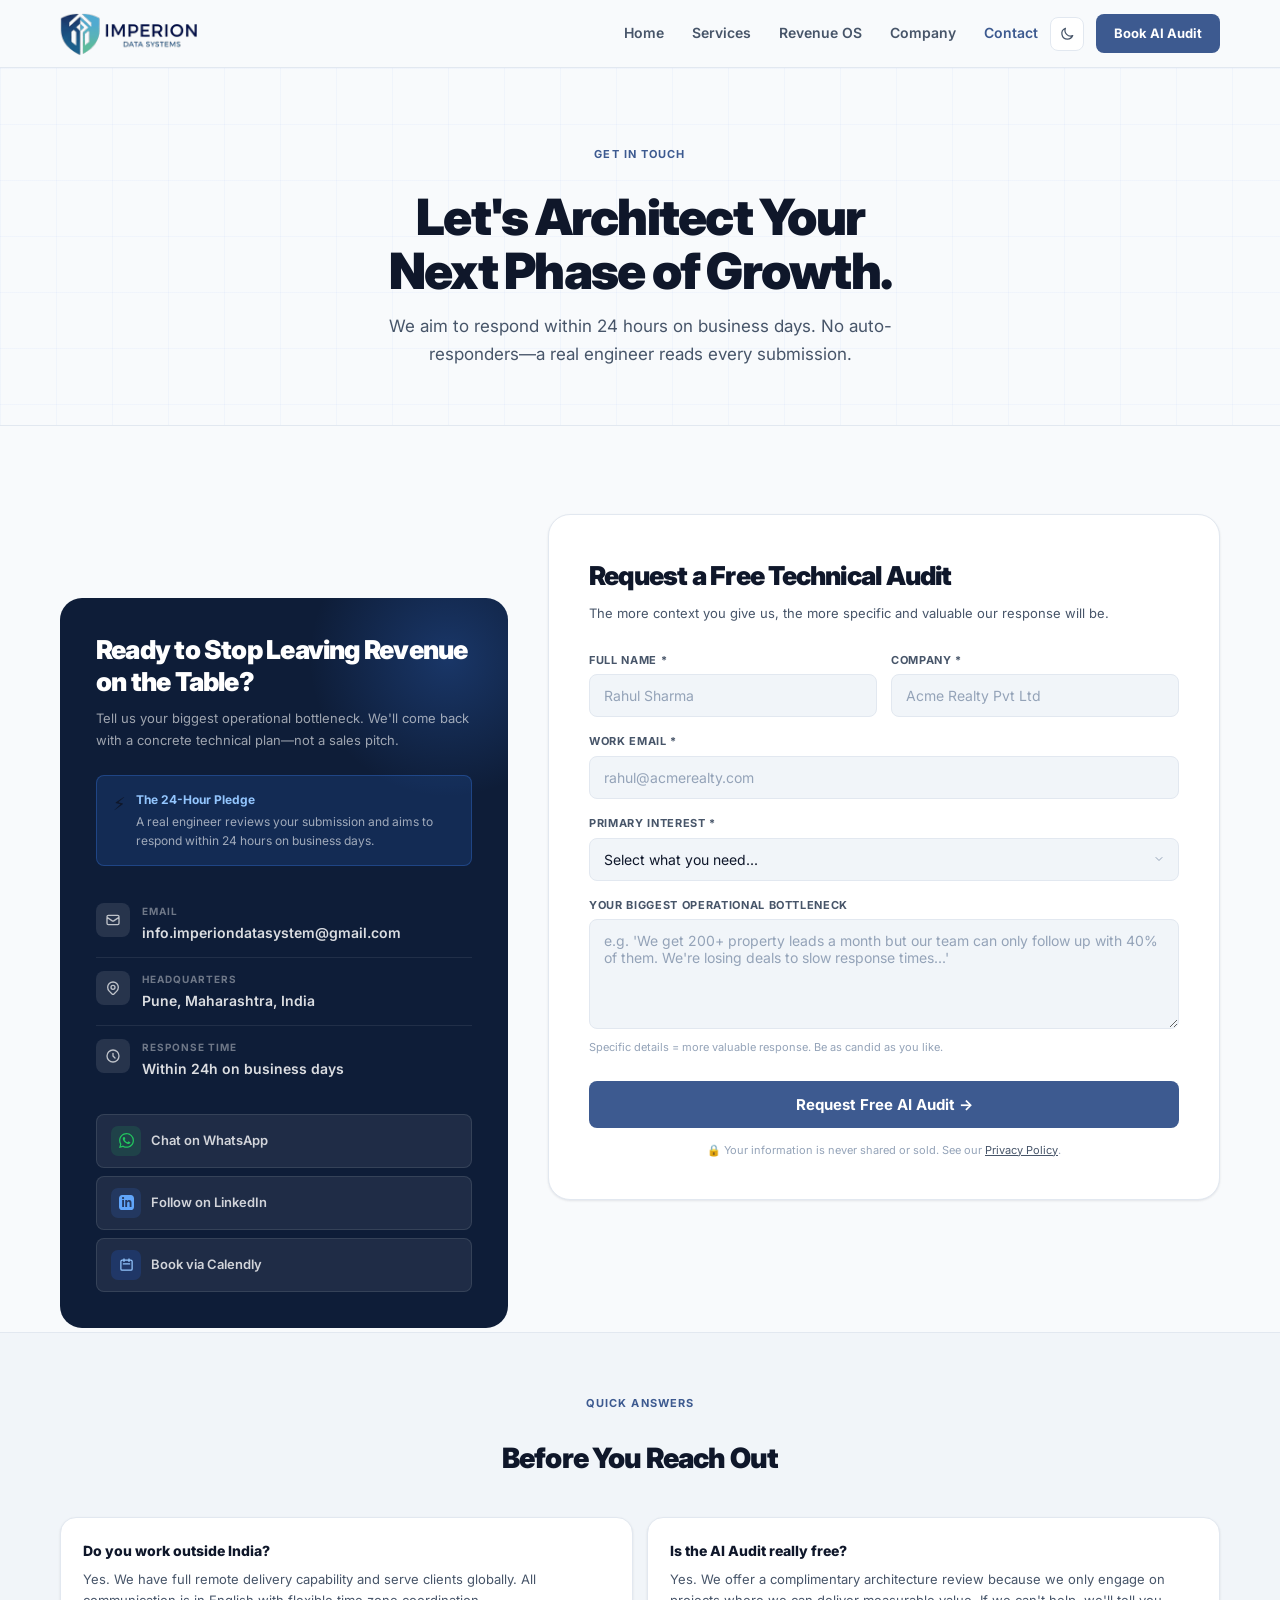
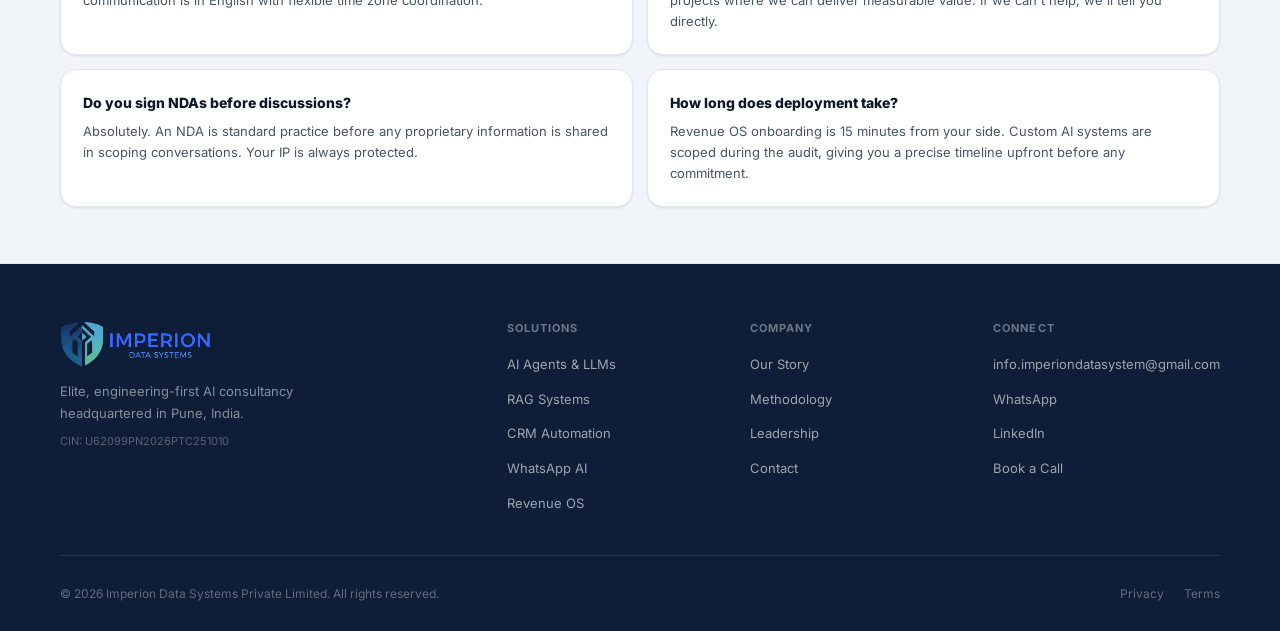
<file: contact.html>
<!DOCTYPE html>
<html lang="en">
<head>
  <meta charset="UTF-8">
  <meta name="viewport" content="width=device-width, initial-scale=1.0">
  <link rel="icon" type="image/png" href="/imperion-favicon.png">
  <title>Contact | Imperion Data Systems — Book a Free AI Architecture Audit</title>
  <meta name="description" content="Book a free AI architecture audit with Imperion. Tell us your biggest operational bottleneck and get a technical review within 24 hours.">
  <meta property="og:title" content="Contact Imperion Data Systems — Free AI Architecture Audit">
  <link rel="canonical" href="https://imperiondatasystem.com/contact">
  <script>if(localStorage.getItem('imperion-theme')==='dark')document.documentElement.classList.add('dark-mode');</script>
  <script async src="https://www.googletagmanager.com/gtag/js?id=G-Y0T34J1ML3"></script>
  <script>window.dataLayer=window.dataLayer||[];function gtag(){dataLayer.push(arguments);}gtag('js',new Date());gtag('config','G-Y0T34J1ML3');</script>
  <link rel="preconnect" href="https://fonts.googleapis.com">
  <link rel="preconnect" href="https://fonts.gstatic.com" crossorigin>
  <link href="https://fonts.googleapis.com/css2?family=Inter:wght@300;400;500;600;700;800;900&display=swap" rel="stylesheet">
  <link rel="stylesheet" href="/css/styles.css">
  <style>
    .contact-wrapper {
      display: grid;
      grid-template-columns: 1fr 1.5fr;
      gap: 40px;
      align-items: start;
    }
    .contact-info-panel {
      background: var(--navy);
      border-radius: var(--radius-xl);
      padding: 36px;
      position: sticky;
      top: 84px;
      overflow: hidden;
    }
    .contact-info-panel::before {
      content: '';
      position: absolute;
      top: -80px; right: -80px;
      width: 280px; height: 280px;
      background: radial-gradient(circle, rgba(59,130,246,0.25), transparent 70%);
      pointer-events: none;
    }
    .cip-label { font-size:10px;font-weight:700;letter-spacing:0.1em;text-transform:uppercase;color:rgba(255,255,255,0.4);margin-bottom:3px; }
    .cip-value { font-size:14px;font-weight:600;color:rgba(255,255,255,0.85); word-wrap: break-word; }
    .cip-value a { color:rgba(255,255,255,0.85);transition:color 0.18s; }
    .cip-value a:hover { color:#fff; }
    .contact-info-item { padding:13px 0;border-bottom:1px solid rgba(255,255,255,0.08);display:flex;gap:12px;align-items:flex-start; }
    .contact-info-item > div { min-width: 0; }
    .contact-info-item:last-child { border-bottom:none; }
    .cip-icon { width:34px;height:34px;border-radius:8px;background:rgba(255,255,255,0.1);display:flex;align-items:center;justify-content:center;flex-shrink:0; }
    .cip-icon svg { width:16px;height:16px;color:rgba(255,255,255,0.7); }

    .contact-form-panel {
      background: var(--bg-card);
      border: 1px solid var(--border);
      border-radius: var(--radius-xl);
      padding: 40px;
      box-shadow: var(--shadow-sm);
    }
    .form-row-2col {
      display: grid;
      grid-template-columns: 1fr 1fr;
      gap: 14px;
    }
    .form-g-full { margin-bottom: 16px; }

    .faq-grid {
      display: grid;
      grid-template-columns: 1fr 1fr;
      gap: 14px;
    }

    .dark-action-btn {
      display: flex; align-items: center; gap: 10px;
      padding: 11px 14px;
      background: rgba(255,255,255,0.07);
      border: 1px solid rgba(255,255,255,0.1);
      border-radius: var(--radius-sm);
      transition: background 0.18s, border-color 0.18s;
      width: 100%; text-align: left;
      color: rgba(255,255,255,0.8);
      cursor: pointer; font-size: 13px; font-weight: 600;
      text-decoration: none; font-family: inherit;
    }
    .dark-action-btn:hover { background: rgba(255,255,255,0.12); border-color: rgba(255,255,255,0.2); color: #fff; }
    .dab-icon { width: 30px;height:30px;border-radius:7px;display:flex;align-items:center;justify-content:center;flex-shrink:0; }

    @media (max-width: 900px) {
      .contact-wrapper { grid-template-columns: 1fr; }
      .contact-info-panel { position: static; }
    }
    @media (max-width: 600px) {
      .form-row-2col { grid-template-columns: 1fr; }
      .faq-grid { grid-template-columns: 1fr; }
      .contact-info-panel, .contact-form-panel { padding: 24px 20px; }
    }
  </style>
</head>
<body>

<nav class="site-nav">
  <div class="nav-container">
    <a href="/" class="nav-logo"><img src="/imperion-logo.svg" alt="Imperion" style="height:44px;width:auto;" class="brand-logo-img light-logo"><img src="/imperion-logo-darkmode.svg" alt="Imperion" style="height:44px;width:auto;display:none;" class="brand-logo-img dark-logo"></a>
    <div class="nav-links">
      <a href="/" class="nav-link">Home</a>
      <a href="/services.html" class="nav-link">Services</a>
      <a href="/revenue-os.html" class="nav-link">Revenue OS</a>
      <a href="/company.html" class="nav-link">Company</a>
      <a href="/contact.html" class="nav-link active">Contact</a>
    </div>
    <button id="theme-toggle" class="theme-toggle" aria-label="Toggle dark mode">
      <svg class="icon-moon" width="15" height="15" fill="none" stroke="currentColor" viewBox="0 0 24 24" stroke-width="2"><path stroke-linecap="round" stroke-linejoin="round" d="M20.354 15.354A9 9 0 018.646 3.646 9.003 9.003 0 0012 21a9.003 9.003 0 008.354-5.646z"/></svg>
      <svg class="icon-sun" width="15" height="15" fill="none" stroke="currentColor" viewBox="0 0 24 24" stroke-width="2"><circle cx="12" cy="12" r="4"/><path stroke-linecap="round" d="M12 2v2M12 20v2M4.93 4.93l1.41 1.41M17.66 17.66l1.41 1.41M2 12h2M20 12h2M4.93 19.07l1.41-1.41M17.66 6.34l1.41-1.41"/></svg>
    </button>
    <a href="/contact.html" class="nav-cta">Book AI Audit</a>
    <button class="nav-hamburger" id="nav-hamburger" aria-label="Toggle menu"><span></span><span></span><span></span></button>
  </div>
</nav>
<div class="mobile-menu" id="mobile-menu">
  <a href="/">Home</a><a href="/services.html">Services</a><a href="/revenue-os.html">Revenue OS</a><a href="/company.html">Company</a><a href="/contact.html">Contact</a>
  <a href="/contact.html" class="mobile-cta">Book Free AI Audit →</a>
</div>

<main class="page-content">

  <!-- Hero -->
  <section style="position:relative;overflow:hidden;padding:72px 0 56px;text-align:center;border-bottom:1px solid var(--border);">
    <div class="hero-grid-bg"></div>
    <div class="container" style="position:relative;z-index:2;">
      <span class="eyebrow reveal">Get in Touch</span>
      <h1 class="section-title reveal delay-1" style="margin:12px auto 14px;max-width:660px;">Let's Architect Your<br>Next Phase of Growth.</h1>
      <p class="section-subtitle reveal delay-2" style="max-width:520px;margin:0 auto;">We aim to respond within 24 hours on business days. No auto-responders—a real engineer reads every submission.</p>
    </div>
  </section>

  <!-- Contact Split -->
  <section class="section">
    <div class="container">
      <div class="contact-wrapper">

        <!-- Info Panel -->
        <div class="contact-info-panel reveal-left" style="position:relative;">
          <div style="position:relative;z-index:1;">
            <h2 style="font-size:clamp(20px,2.8vw,26px);font-weight:900;letter-spacing:-0.03em;color:#fff;line-height:1.2;margin-bottom:10px;">Ready to Stop Leaving Revenue on the Table?</h2>
            <p style="font-size:13px;color:rgba(255,255,255,0.6);line-height:1.7;margin-bottom:24px;">Tell us your biggest operational bottleneck. We'll come back with a concrete technical plan—not a sales pitch.</p>

            <!-- Pledge -->
            <div style="padding:14px 16px;background:rgba(59,130,246,0.15);border:1px solid rgba(59,130,246,0.3);border-radius:var(--radius-sm);margin-bottom:24px;display:flex;gap:10px;align-items:flex-start;">
              <span style="font-size:18px;flex-shrink:0;">⚡</span>
              <div>
                <div style="font-size:12px;font-weight:700;color:#93c5fd;margin-bottom:3px;">The 24-Hour Pledge</div>
                <p style="font-size:12px;color:rgba(255,255,255,0.6);line-height:1.6;">A real engineer reviews your submission and aims to respond within 24 hours on business days.</p>
              </div>
            </div>

            <!-- Contact items -->
            <div style="margin-bottom:20px;">
              <div class="contact-info-item">
                <div class="cip-icon"><svg fill="none" stroke="currentColor" viewBox="0 0 24 24" stroke-width="2"><path stroke-linecap="round" stroke-linejoin="round" d="M3 8l7.89 5.26a2 2 0 002.22 0L21 8M5 19h14a2 2 0 002-2V7a2 2 0 00-2-2H5a2 2 0 00-2 2v10a2 2 0 002 2z"/></svg></div>
                <div><div class="cip-label">Email</div><div class="cip-value"><a href="mailto:info.imperiondatasystem@gmail.com">info.imperiondatasystem@gmail.com</a></div></div>
              </div>
              <div class="contact-info-item">
                <div class="cip-icon"><svg fill="none" stroke="currentColor" viewBox="0 0 24 24" stroke-width="2"><path stroke-linecap="round" stroke-linejoin="round" d="M17.657 16.657L13.414 20.9a1.998 1.998 0 01-2.827 0l-4.244-4.243a8 8 0 1111.314 0z"/><path stroke-linecap="round" stroke-linejoin="round" d="M15 11a3 3 0 11-6 0 3 3 0 016 0z"/></svg></div>
                <div><div class="cip-label">Headquarters</div><div class="cip-value">Pune, Maharashtra, India</div></div>
              </div>
              <div class="contact-info-item">
                <div class="cip-icon"><svg fill="none" stroke="currentColor" viewBox="0 0 24 24" stroke-width="2"><path stroke-linecap="round" stroke-linejoin="round" d="M12 8v4l3 3m6-3a9 9 0 11-18 0 9 9 0 0118 0z"/></svg></div>
                <div><div class="cip-label">Response Time</div><div class="cip-value">Within 24h on business days</div></div>
              </div>
            </div>

            <!-- Action buttons -->
            <div style="display:flex;flex-direction:column;gap:8px;">
              <a href="https://wa.me/918308755482" target="_blank" rel="noopener" class="dark-action-btn" id="contact-whatsapp-btn">
                <div class="dab-icon" style="background:rgba(34,197,94,0.15);">
                  <svg width="15" height="15" fill="#22c55e" viewBox="0 0 24 24"><path d="M17.472 14.382c-.297-.149-1.758-.867-2.03-.967-.273-.099-.471-.148-.67.15-.197.297-.767.966-.94 1.164-.173.199-.347.223-.644.075-.297-.15-1.255-.463-2.39-1.475-.883-.788-1.48-1.761-1.653-2.059-.173-.297-.018-.458.13-.606.134-.133.298-.347.446-.52.149-.174.198-.298.298-.497.099-.198.05-.371-.025-.52-.075-.149-.669-1.612-.916-2.207-.242-.579-.487-.5-.669-.51a12.8 12.8 0 00-.57-.01c-.198 0-.52.074-.792.372-.272.297-1.04 1.016-1.04 2.479 0 1.462 1.065 2.875 1.213 3.074.149.198 2.096 3.2 5.077 4.487.709.306 1.262.489 1.694.625.712.227 1.36.195 1.871.118.571-.085 1.758-.719 2.006-1.413.248-.694.248-1.289.173-1.413-.074-.124-.272-.198-.57-.347m-5.421 7.403h-.004a9.87 9.87 0 01-5.031-1.378l-.361-.214-3.741.982.998-3.648-.235-.374a9.86 9.86 0 01-1.51-5.26c.001-5.45 4.436-9.884 9.888-9.884 2.64 0 5.122 1.03 6.988 2.898a9.825 9.825 0 012.893 6.994c-.003 5.45-4.437 9.884-9.885 9.884m8.413-18.297A11.815 11.815 0 0012.05 0C5.495 0 .16 5.335.157 11.892c0 2.096.547 4.142 1.588 5.945L.057 24l6.305-1.654a11.882 11.882 0 005.683 1.448h.005c6.554 0 11.89-5.335 11.893-11.893a11.821 11.821 0 00-3.48-8.413z"/></svg>
                </div>
                Chat on WhatsApp
              </a>
              <a href="https://www.linkedin.com/company/imperion-data-systems/" target="_blank" rel="noopener" class="dark-action-btn" id="contact-linkedin-btn">
                <div class="dab-icon" style="background:rgba(59,130,246,0.15);">
                  <svg width="15" height="15" fill="#60a5fa" viewBox="0 0 24 24"><path d="M19 0h-14c-2.761 0-5 2.239-5 5v14c0 2.761 2.239 5 5 5h14c2.762 0 5-2.239 5-5v-14c0-2.761-2.238-5-5-5zm-11 19h-3v-11h3v11zm-1.5-12.268c-.966 0-1.75-.79-1.75-1.764s.784-1.764 1.75-1.764 1.75.79 1.75 1.764-.783 1.764-1.75 1.764zm13.5 12.268h-3v-5.604c0-3.368-4-3.113-4 0v5.604h-3v-11h3v1.765c1.396-2.586 7-2.777 7 2.476v6.759z"/></svg>
                </div>
                Follow on LinkedIn
              </a>
              <a href="https://calendly.com/info-imperiondatasystem/discovery-call" target="_blank" rel="noopener" class="dark-action-btn" id="contact-calendly-btn">
                <div class="dab-icon" style="background:rgba(37,99,235,0.2);">
                  <svg width="15" height="15" fill="none" stroke="#93c5fd" viewBox="0 0 24 24" stroke-width="2"><path stroke-linecap="round" stroke-linejoin="round" d="M8 7V3m8 4V3m-9 8h10M5 21h14a2 2 0 002-2V7a2 2 0 00-2-2H5a2 2 0 00-2 2v12a2 2 0 002 2z"/></svg>
                </div>
                Book via Calendly
              </a>
            </div>
          </div>
        </div>

        <!-- Form Panel -->
        <div class="contact-form-panel reveal-right">
          <h2 style="font-size:clamp(20px,3vw,26px);font-weight:900;letter-spacing:-0.03em;color:var(--text-primary);margin-bottom:6px;">Request a Free Technical Audit</h2>
          <p style="font-size:13px;color:var(--text-muted);margin-bottom:28px;">The more context you give us, the more specific and valuable our response will be.</p>

          <!-- Success State -->
          <div id="form-success" class="form-success">
            <div class="form-success-icon"><svg fill="none" stroke="currentColor" viewBox="0 0 24 24" stroke-width="2.5"><path stroke-linecap="round" stroke-linejoin="round" d="M5 13l4 4L19 7"/></svg></div>
            <h3>Request Received!</h3>
            <p>Our engineering team will review your details and contact you with a technical assessment within 24 hours.</p>
            <button onclick="resetContactForm()" style="margin-top:16px;padding:9px 22px;background:rgba(37,99,235,0.08);border:1px solid rgba(37,99,235,0.2);border-radius:7px;color:var(--accent);font-size:13px;font-weight:700;cursor:pointer;font-family:inherit;">Submit Another Inquiry</button>
          </div>

          <!-- Form -->
          <form id="contact-form" novalidate>
            <input type="text" id="f-botField" style="display:none !important" tabindex="-1" autocomplete="off">
            <div class="form-row-2col form-g-full">
              <div class="form-group">
                <label class="form-label" for="f-name">Full Name *</label>
                <input type="text" id="f-name" class="form-input" placeholder="Rahul Sharma" required autocomplete="name">
              </div>
              <div class="form-group">
                <label class="form-label" for="f-company">Company *</label>
                <input type="text" id="f-company" class="form-input" placeholder="Acme Realty Pvt Ltd" required autocomplete="organization">
              </div>
            </div>
            <div class="form-group form-g-full">
              <label class="form-label" for="f-email">Work Email *</label>
              <input type="email" id="f-email" class="form-input" placeholder="rahul@acmerealty.com" required autocomplete="email">
            </div>
            <div class="form-group form-g-full">
              <label class="form-label" for="f-interest">Primary Interest *</label>
              <select id="f-interest" class="form-select" required>
                <option value="" disabled selected>Select what you need...</option>
                <option value="Revenue OS (Real Estate)">Revenue OS — Real Estate Lead Automation</option>
                <option value="AI Agents">Autonomous AI Agents</option>
                <option value="Private RAG Systems">Private RAG / Knowledge Base</option>
                <option value="CRM / Workflow Automation">CRM &amp; Workflow Automation</option>
                <option value="WhatsApp AI">WhatsApp AI Qualification</option>
                <option value="Custom Integrations">Custom System Integrations</option>
                <option value="General Inquiry">Not Sure — Let's Talk</option>
              </select>
            </div>
            <div class="form-group form-g-full" style="margin-bottom:24px;">
              <label class="form-label" for="f-bottleneck">Your Biggest Operational Bottleneck</label>
              <textarea id="f-bottleneck" class="form-textarea" rows="4" placeholder="e.g. 'We get 200+ property leads a month but our team can only follow up with 40% of them. We're losing deals to slow response times...'"></textarea>
              <div style="margin-top:5px;font-size:11px;color:var(--text-subtle);">Specific details = more valuable response. Be as candid as you like.</div>
            </div>
            <div id="form-error" class="form-error"><span id="form-error-msg">An error occurred. Please try again or email us directly.</span></div>
            <button type="submit" id="form-submit-btn" class="form-submit">Request Free AI Audit →</button>
            <p style="margin-top:14px;font-size:11px;color:var(--text-subtle);text-align:center;">🔒 Your information is never shared or sold. See our <a href="#" onclick="openModal('modal-privacy');return false;" style="color:var(--text-muted);text-decoration:underline;">Privacy Policy</a>.</p>
          </form>
        </div>

      </div>
    </div>
  </section>

  <!-- FAQ -->
  <section class="section-sm section-alt section-border-top section-border-bottom">
    <div class="container">
      <div style="text-align:center;margin-bottom:36px;">
        <div class="eyebrow reveal">Quick Answers</div>
        <h2 class="reveal delay-1" style="font-size:clamp(22px,3vw,28px);font-weight:900;letter-spacing:-0.03em;color:var(--text-primary);margin-top:10px;">Before You Reach Out</h2>
      </div>
      <div class="faq-grid reveal delay-2">
        <div class="card" style="padding:22px;">
          <div style="font-size:14px;font-weight:800;color:var(--text-primary);margin-bottom:7px;">Do you work outside India?</div>
          <p style="font-size:13px;color:var(--text-muted);line-height:1.6;">Yes. We have full remote delivery capability and serve clients globally. All communication is in English with flexible time zone coordination.</p>
        </div>
        <div class="card" style="padding:22px;">
          <div style="font-size:14px;font-weight:800;color:var(--text-primary);margin-bottom:7px;">Is the AI Audit really free?</div>
          <p style="font-size:13px;color:var(--text-muted);line-height:1.6;">Yes. We offer a complimentary architecture review because we only engage on projects where we can deliver measurable value. If we can't help, we'll tell you directly.</p>
        </div>
        <div class="card" style="padding:22px;">
          <div style="font-size:14px;font-weight:800;color:var(--text-primary);margin-bottom:7px;">Do you sign NDAs before discussions?</div>
          <p style="font-size:13px;color:var(--text-muted);line-height:1.6;">Absolutely. An NDA is standard practice before any proprietary information is shared in scoping conversations. Your IP is always protected.</p>
        </div>
        <div class="card" style="padding:22px;">
          <div style="font-size:14px;font-weight:800;color:var(--text-primary);margin-bottom:7px;">How long does deployment take?</div>
          <p style="font-size:13px;color:var(--text-muted);line-height:1.6;">Revenue OS onboarding is 15 minutes from your side. Custom AI systems are scoped during the audit, giving you a precise timeline upfront before any commitment.</p>
        </div>
      </div>
    </div>
  </section>

</main>

<footer class="site-footer">
  <div class="container">
    <div class="footer-grid">
      <div class="footer-brand"><div style="display:flex;align-items:center;margin-bottom:12px;"><img src="/imperion-logo-darkmode.svg" alt="Imperion Data Systems" style="height:48px;width:auto;" class="footer-logo-img"></div><p>Elite, engineering-first AI consultancy headquartered in Pune, India.</p><p style="font-size:11px;color:rgba(255,255,255,0.3);margin-top:8px;">CIN: U62099PN2026PTC251010</p></div>
      <div class="footer-col"><h4>Solutions</h4><ul><li><a href="/services#ai-agents">AI Agents &amp; LLMs</a></li><li><a href="/services#rag-systems">RAG Systems</a></li><li><a href="/services#crm-automation">CRM Automation</a></li><li><a href="/services#whatsapp-ai">WhatsApp AI</a></li><li><a href="/revenue-os">Revenue OS</a></li></ul></div>
      <div class="footer-col"><h4>Company</h4><ul><li><a href="/company">Our Story</a></li><li><a href="/company#methodology">Methodology</a></li><li><a href="/company#leadership">Leadership</a></li><li><a href="/contact">Contact</a></li></ul></div>
      <div class="footer-col"><h4>Connect</h4><ul><li><a href="mailto:info.imperiondatasystem@gmail.com">info.imperiondatasystem@gmail.com</a></li><li><a href="https://wa.me/918308755482" target="_blank" rel="noopener noreferrer">WhatsApp</a></li><li><a href="https://www.linkedin.com/company/imperion-data-systems/" target="_blank" rel="noopener noreferrer">LinkedIn</a></li><li><a href="https://calendly.com/info-imperiondatasystem/discovery-call" target="_blank" rel="noopener noreferrer">Book a Call</a></li></ul></div>
    </div>
    <div class="footer-bottom"><p class="footer-copy">© 2026 Imperion Data Systems Private Limited. All rights reserved.</p><div class="footer-legal"><a href="#" onclick="openModal('modal-privacy');return false;">Privacy</a><a href="#" onclick="openModal('modal-terms');return false;">Terms</a></div></div>
  </div>
</footer>

<div id="modal-privacy" class="legal-modal" onclick="closeModal('modal-privacy')">
  <div class="legal-modal-box">
    <span class="legal-close" onclick="closeModal('modal-privacy')">&times;</span>
    <h2>Privacy Policy</h2>
    <p>Last updated: June 2026 — Imperion Data Systems Private Limited (CIN: U62099PN2026PTC251010)</p>
    <h3>Data Collection</h3><p>We collect name, company, email, and project description via our contact form—used solely to respond to your inquiry and scope a potential engagement.</p>
    <h3>Data Isolation</h3><p>All client data is held in strictly isolated environments. Your data is never shared, co-mingled, or used to train any public AI model under any circumstances.</p>
    <h3>Security Standards</h3><p>TLS 1.3 in transit. AES-256 at rest. Access strictly limited to authorized engineers involved in your engagement.</p>
    <h3>Retention &amp; Deletion</h3><p>Inquiry data retained for 90 days. Irreversibly deleted within 7 business days upon written request. We never sell or rent any data.</p>
    <h3>Contact</h3><p><a href="mailto:info.imperiondatasystem@gmail.com" style="color:var(--accent);">info.imperiondatasystem@gmail.com</a></p>
  </div>
</div>
<div id="modal-terms" class="legal-modal" onclick="closeModal('modal-terms')">
  <div class="legal-modal-box">
    <span class="legal-close" onclick="closeModal('modal-terms')">&times;</span>
    <h2>Terms of Service</h2>
    <p>Last updated: June 2026 — Imperion Data Systems Private Limited</p>
    <h3>Engagements</h3><p>All work governed by a formally executed Statement of Work. Website inquiries do not create a binding contract.</p>
    <h3>IP Ownership</h3><p>Upon full payment, clients retain 100% ownership of all custom-built systems and code. Imperion retains no license to resell client-specific IP.</p>
    <h3>Confidentiality</h3><p>Imperion engineers operate under signed NDAs as standard practice before any proprietary information is shared.</p>
    <h3>Governing Law</h3><p>Governed by Indian law, jurisdiction in Pune, Maharashtra.</p>
  </div>
</div>

<script src="/js/nav.js" defer></script>
<script src="/js/animations.js" defer></script>
<script src="/js/form.js" defer></script>
</body>
</html>
</file>
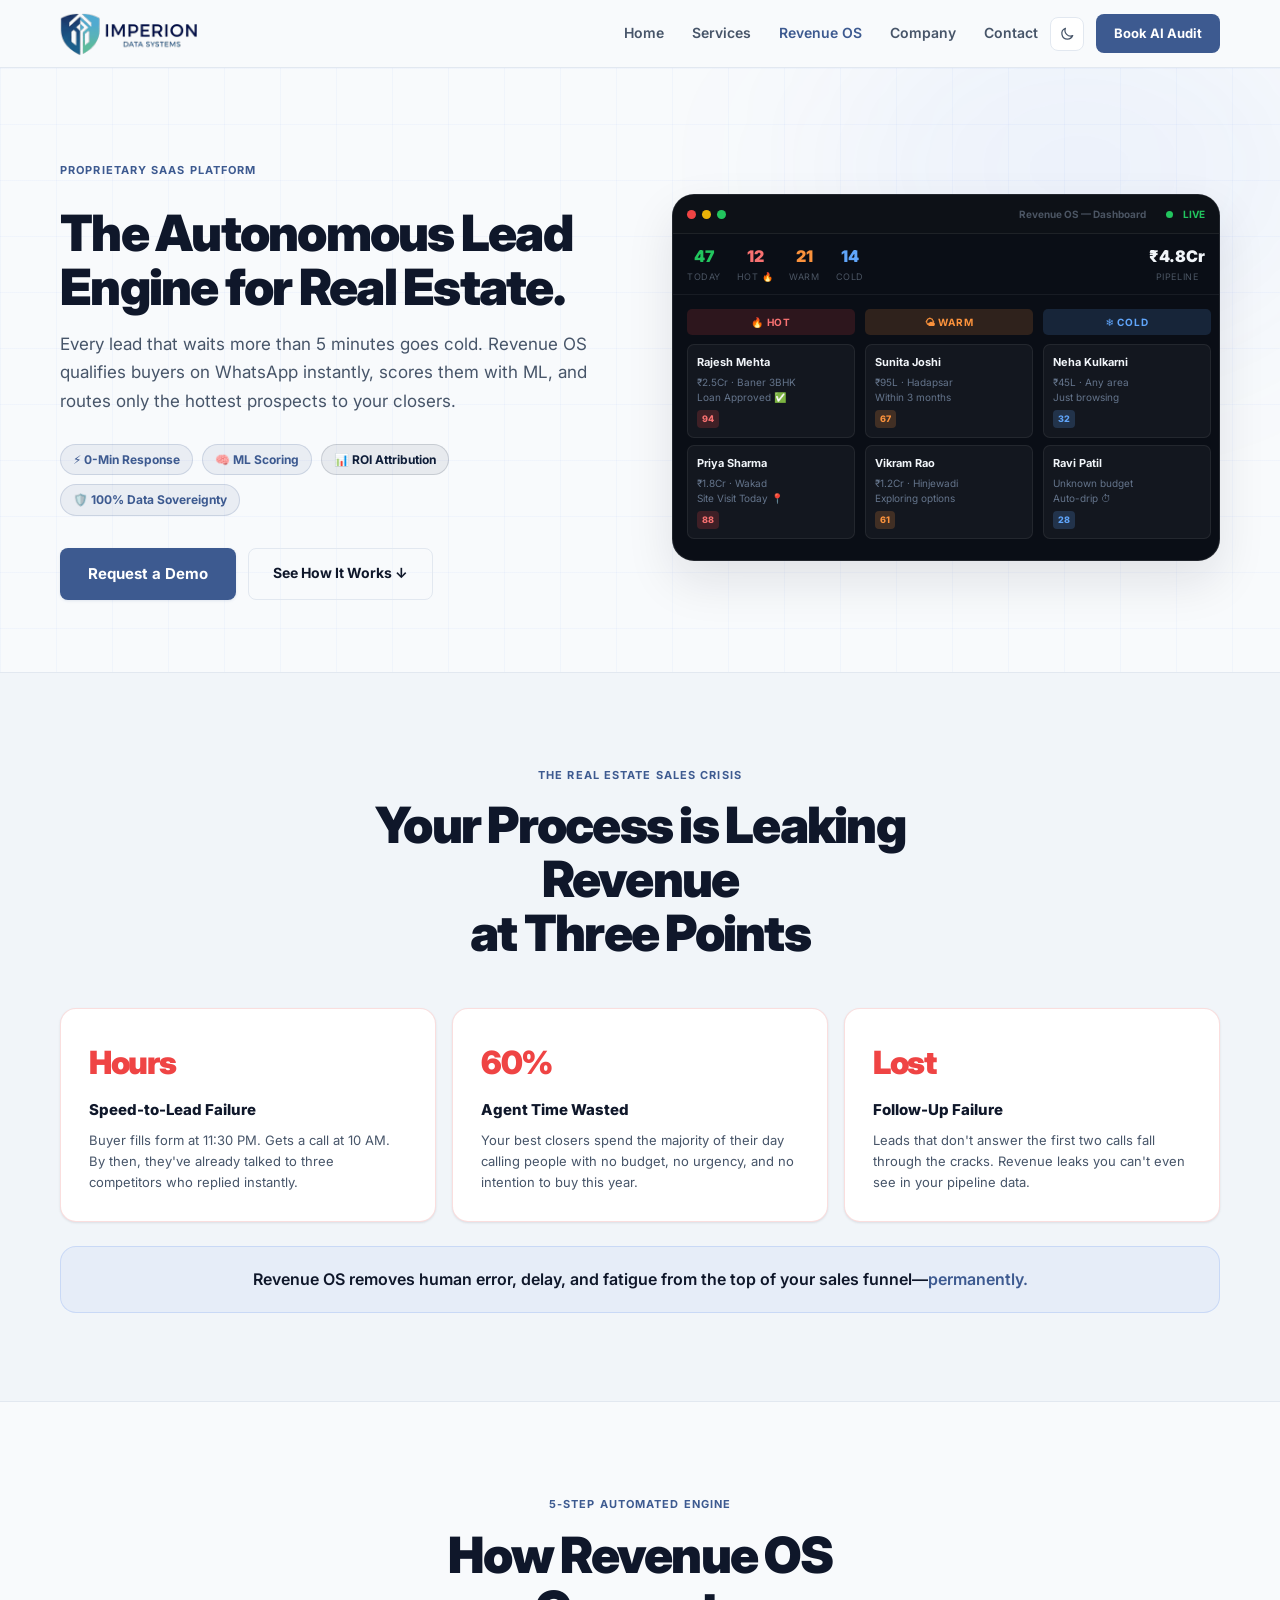
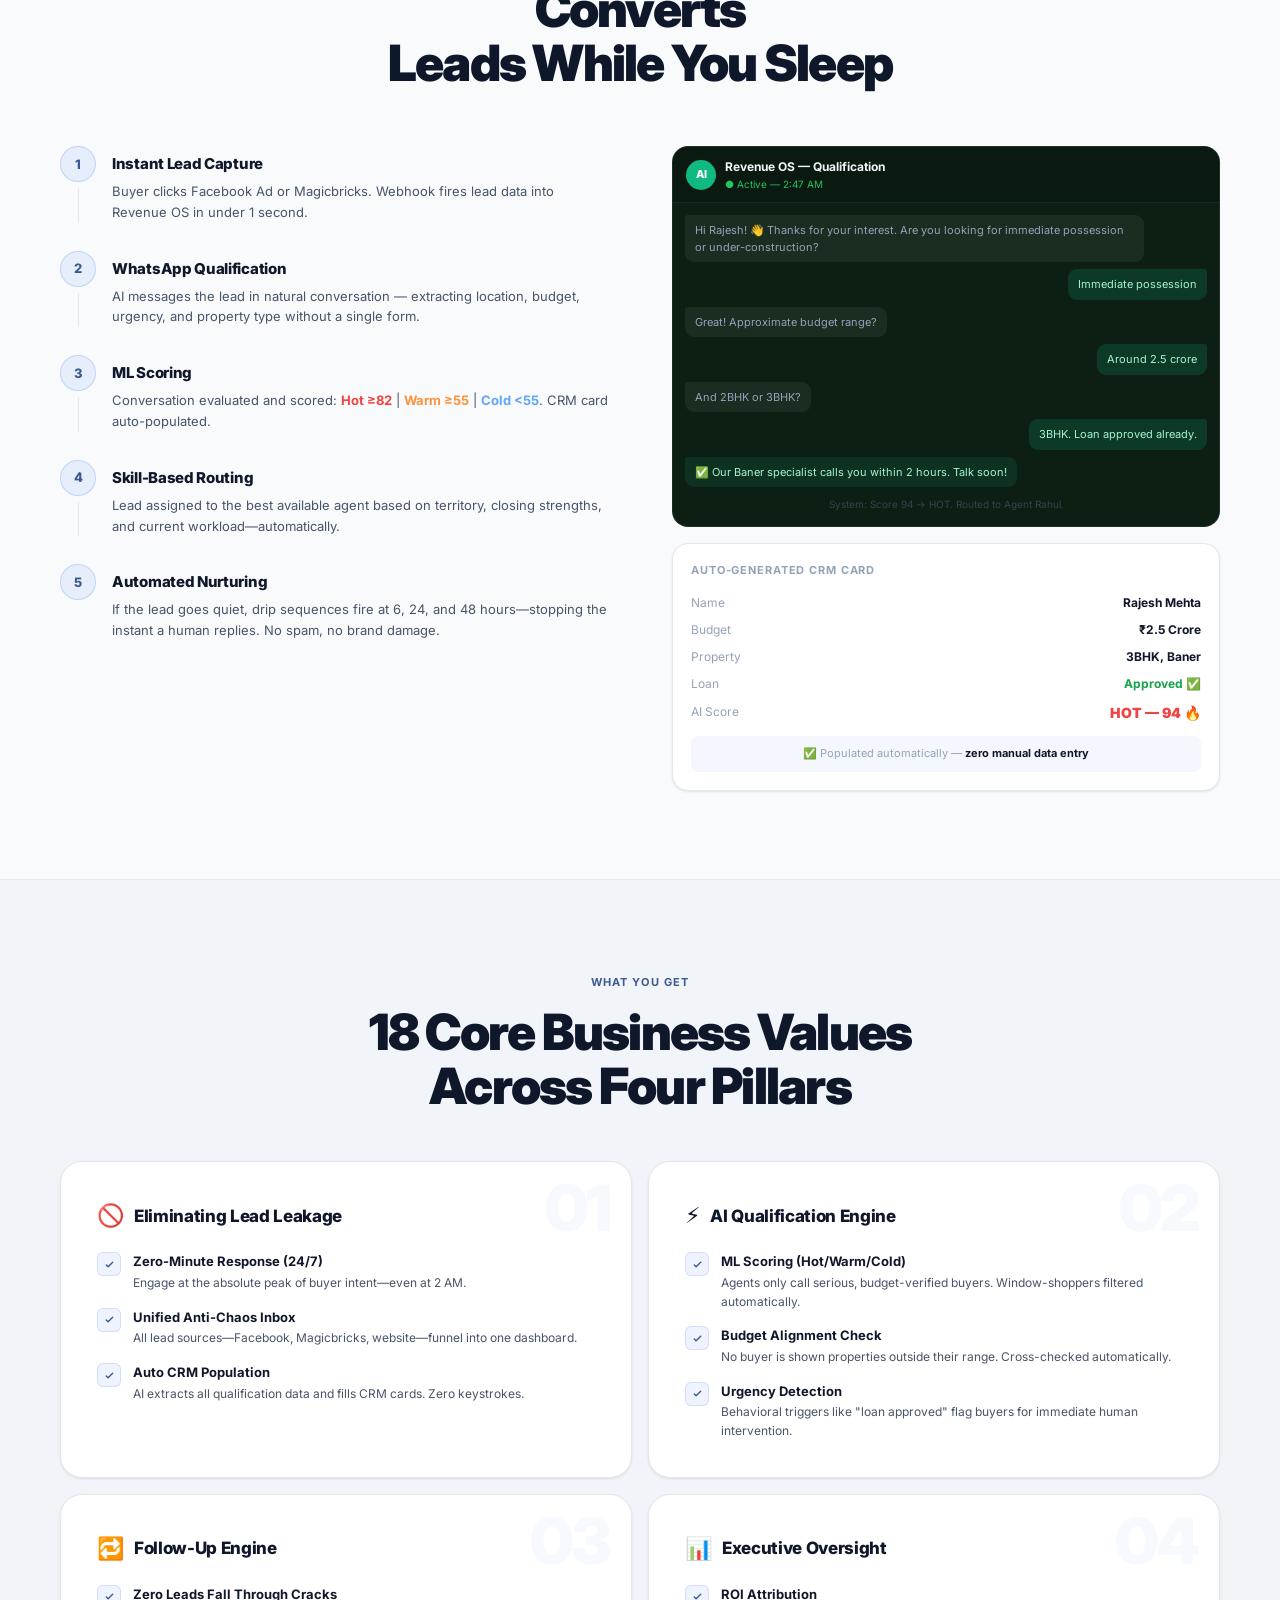
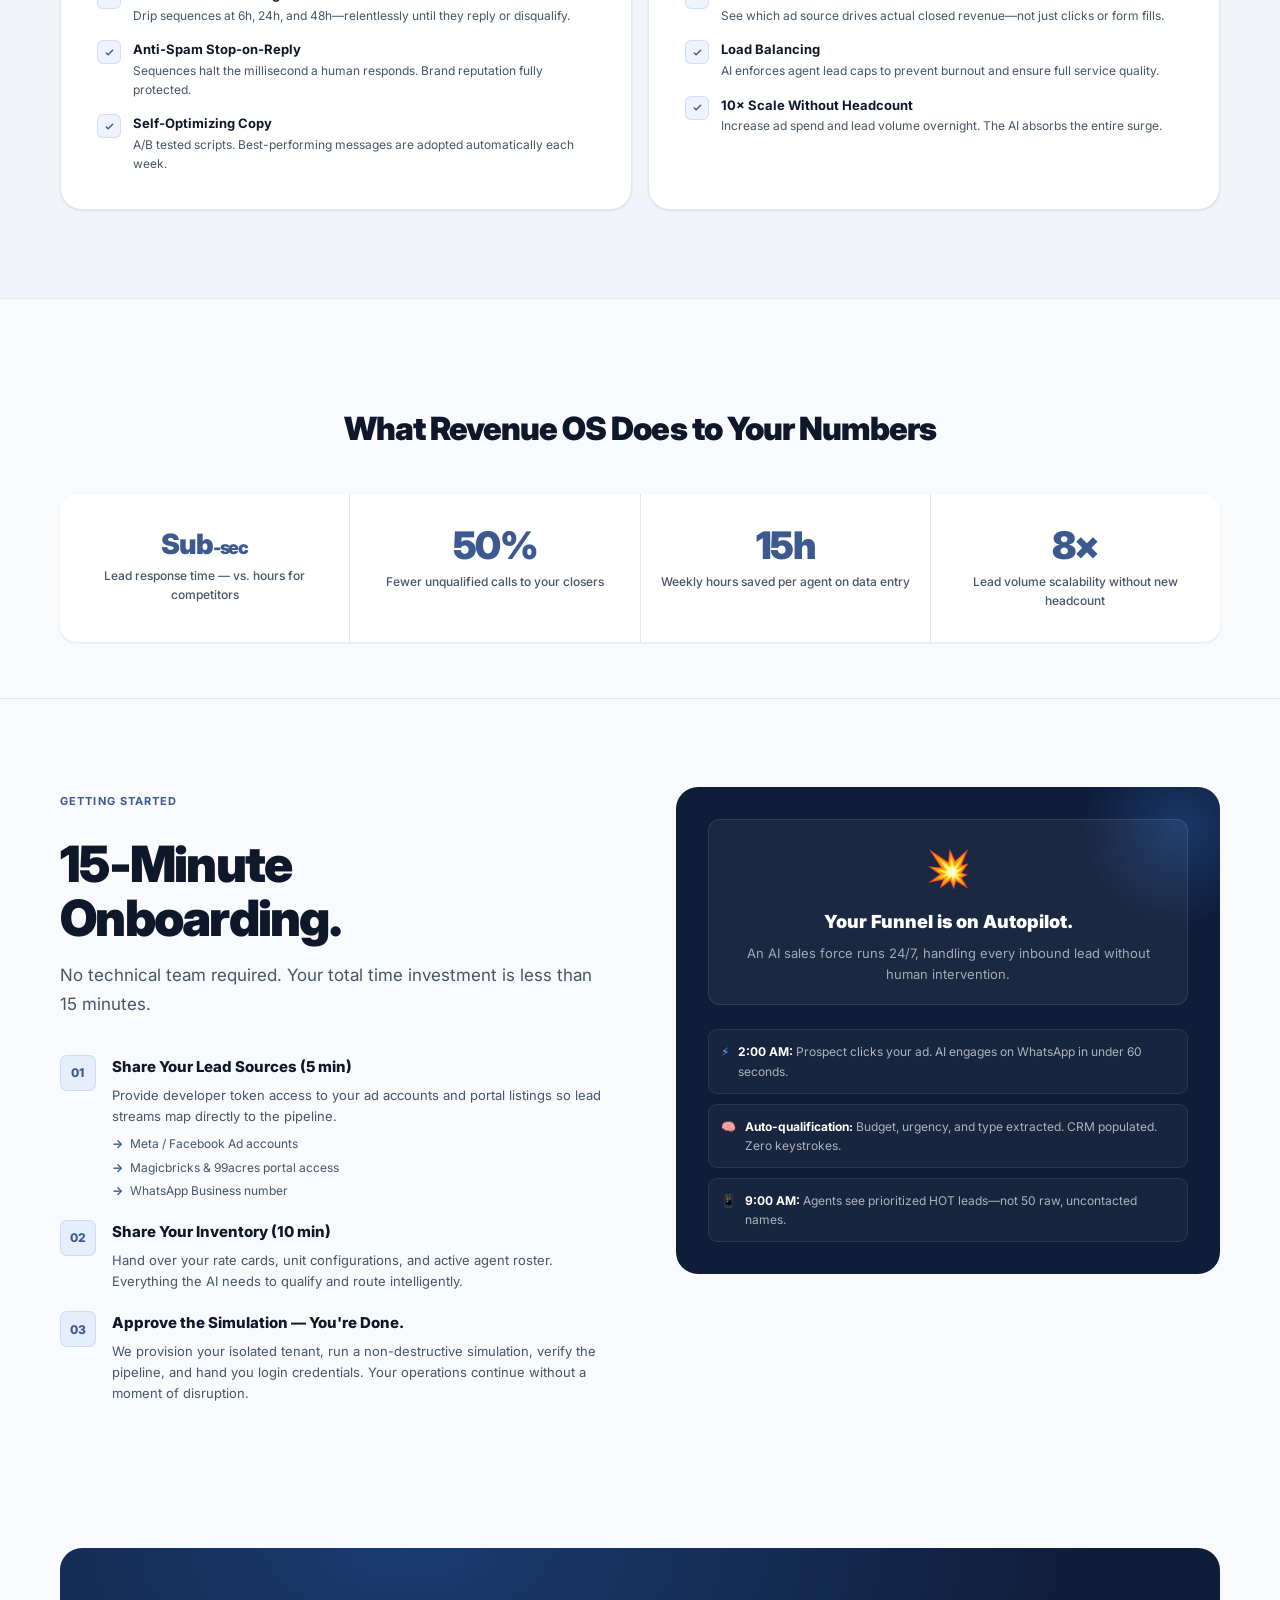
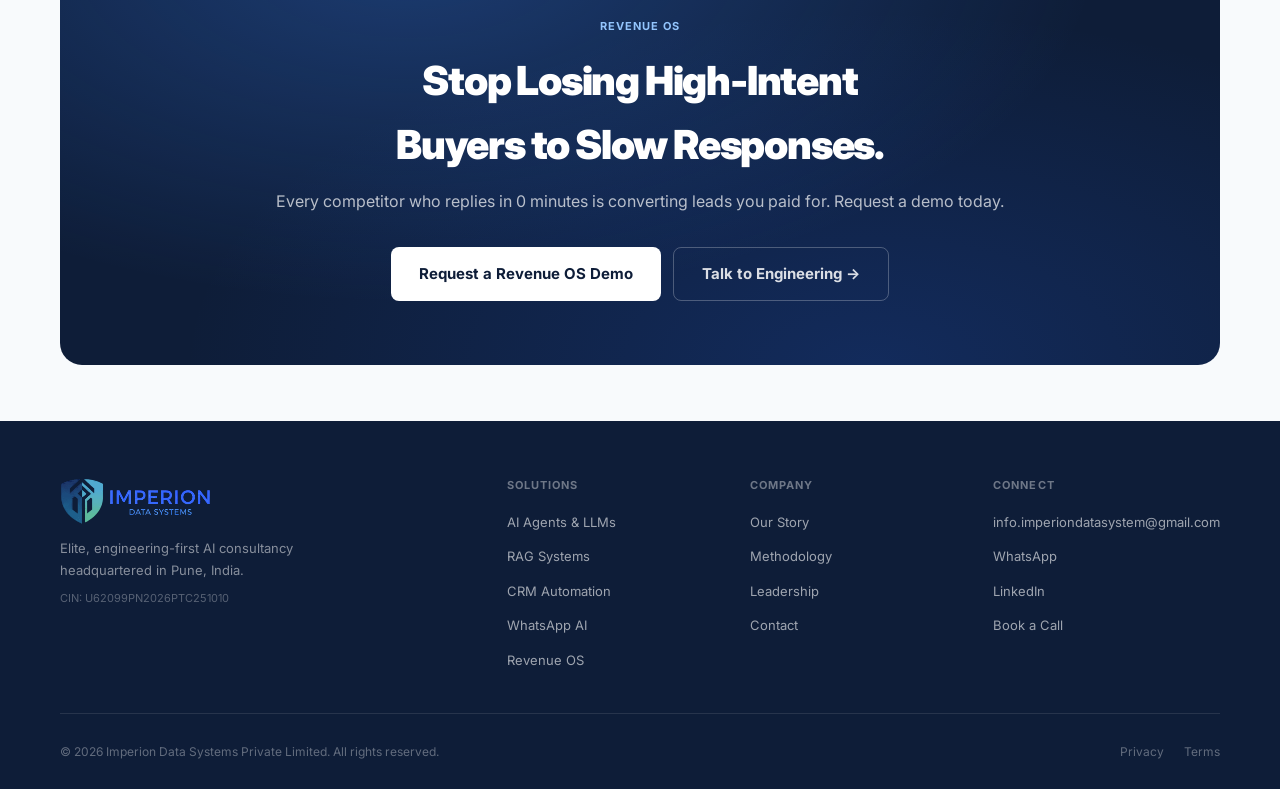
<file: revenue-os.html>
<!DOCTYPE html>
<html lang="en">
<head>
  <meta charset="UTF-8">
  <meta name="viewport" content="width=device-width, initial-scale=1.0">
  <link rel="icon" type="image/png" href="/imperion-favicon.png">
  <title>Revenue OS | Autonomous Real Estate Lead Engine — Imperion Data Systems</title>
  <meta name="description" content="Revenue OS: Zero-minute WhatsApp qualification, ML lead scoring, and automated CRM routing for real estate teams. Stop losing buyers to slow follow-ups.">
  <meta property="og:title" content="Revenue OS | Imperion Data Systems">
  <link rel="canonical" href="https://imperiondatasystem.com/revenue-os">
  <script>if(localStorage.getItem('imperion-theme')==='dark')document.documentElement.classList.add('dark-mode');</script>
  <script async src="https://www.googletagmanager.com/gtag/js?id=G-Y0T34J1ML3"></script>
  <script>window.dataLayer=window.dataLayer||[];function gtag(){dataLayer.push(arguments);}gtag('js',new Date());gtag('config','G-Y0T34J1ML3');</script>
  <link rel="preconnect" href="https://fonts.googleapis.com">
  <link rel="preconnect" href="https://fonts.gstatic.com" crossorigin>
  <link href="https://fonts.googleapis.com/css2?family=Inter:wght@300;400;500;600;700;800;900&display=swap" rel="stylesheet">
  <link rel="stylesheet" href="/css/styles.css">
</head>
<body>

<nav class="site-nav">
  <div class="nav-container">
    <a href="/" class="nav-logo"><img src="/imperion-logo.svg" alt="Imperion" style="height:44px;width:auto;" class="brand-logo-img light-logo"><img src="/imperion-logo-darkmode.svg" alt="Imperion" style="height:44px;width:auto;display:none;" class="brand-logo-img dark-logo"></a>
    <div class="nav-links">
      <a href="/" class="nav-link">Home</a>
      <a href="/services.html" class="nav-link">Services</a>
      <a href="/revenue-os.html" class="nav-link active">Revenue OS</a>
      <a href="/company.html" class="nav-link">Company</a>
      <a href="/contact.html" class="nav-link">Contact</a>
    </div>
    <button id="theme-toggle" class="theme-toggle" aria-label="Toggle dark mode">
      <svg class="icon-moon" width="15" height="15" fill="none" stroke="currentColor" viewBox="0 0 24 24" stroke-width="2"><path stroke-linecap="round" stroke-linejoin="round" d="M20.354 15.354A9 9 0 018.646 3.646 9.003 9.003 0 0012 21a9.003 9.003 0 008.354-5.646z"/></svg>
      <svg class="icon-sun" width="15" height="15" fill="none" stroke="currentColor" viewBox="0 0 24 24" stroke-width="2"><circle cx="12" cy="12" r="4"/><path stroke-linecap="round" d="M12 2v2M12 20v2M4.93 4.93l1.41 1.41M17.66 17.66l1.41 1.41M2 12h2M20 12h2M4.93 19.07l1.41-1.41M17.66 6.34l1.41-1.41"/></svg>
    </button>
    <a href="/contact.html" class="nav-cta">Book AI Audit</a>
    <button class="nav-hamburger" id="nav-hamburger" aria-label="Toggle menu"><span></span><span></span><span></span></button>
  </div>
</nav>
<div class="mobile-menu" id="mobile-menu">
  <a href="/">Home</a><a href="/services.html">Services</a><a href="/revenue-os.html">Revenue OS</a><a href="/company.html">Company</a><a href="/contact.html">Contact</a>
  <a href="/contact.html" class="mobile-cta">Book Free AI Audit →</a>
</div>

<main class="page-content">

  <!-- Hero -->
  <section style="position:relative;overflow:hidden;padding:88px 0 72px;border-bottom:1px solid var(--border);">
    <div class="hero-grid-bg"></div>
    <div class="hero-gradient" style="width:600px;height:400px;top:-100px;right:-100px;background:radial-gradient(ellipse,rgba(37,99,235,0.07),transparent);"></div>
    <div class="container" style="position:relative;z-index:2;">
      <div class="ros-hero-grid" style="display:grid;grid-template-columns:1fr 1fr;gap:64px;align-items:center;">
        <div>
          <span class="eyebrow reveal">Proprietary SaaS Platform</span>
          <h1 class="section-title reveal delay-1" style="margin:12px 0 16px;">The Autonomous Lead Engine for Real Estate.</h1>
          <p class="section-subtitle reveal delay-2" style="margin-bottom:28px;">Every lead that waits more than 5 minutes goes cold. Revenue OS qualifies buyers on WhatsApp instantly, scores them with ML, and routes only the hottest prospects to your closers.</p>
          <div class="reveal delay-3" style="display:flex;flex-wrap:wrap;gap:9px;margin-bottom:32px;">
            <span class="badge badge-blue">⚡ 0-Min Response</span>
            <span class="badge badge-blue">🧠 ML Scoring</span>
            <span class="badge badge-navy">📊 ROI Attribution</span>
            <span class="badge badge-blue">🛡️ 100% Data Sovereignty</span>
          </div>
          <div class="reveal delay-3" style="display:flex;flex-wrap:wrap;gap:12px;">
            <a href="/contact.html" class="btn btn-primary btn-lg" id="ros-hero-cta">Request a Demo</a>
            <a href="#how-it-works" class="btn btn-outline">See How It Works ↓</a>
          </div>
        </div>
        <div class="reveal-right">
          <div class="kanban-mock">
            <div class="kanban-titlebar">
              <div class="kb-dot" style="background:#ef4444;"></div>
              <div class="kb-dot" style="background:#eab308;"></div>
              <div class="kb-dot" style="background:#22c55e;"></div>
              <span style="margin-left:auto;font-size:10px;font-weight:700;color:#4b5563;">Revenue OS — Dashboard</span>
              <span class="live-dot" style="margin-left:14px;"></span>
              <span style="font-size:10px;color:#22c55e;font-weight:700;margin-left:4px;">LIVE</span>
            </div>
            <div style="padding:10px 14px;border-bottom:1px solid rgba(255,255,255,0.06);display:flex;gap:16px;flex-wrap:wrap;">
              <div style="text-align:center;"><div style="font-size:16px;font-weight:900;color:#22c55e;">47</div><div style="font-size:9px;color:#4b5563;text-transform:uppercase;letter-spacing:0.06em;">Today</div></div>
              <div style="text-align:center;"><div style="font-size:16px;font-weight:900;color:#f87171;">12</div><div style="font-size:9px;color:#4b5563;text-transform:uppercase;letter-spacing:0.06em;">Hot 🔥</div></div>
              <div style="text-align:center;"><div style="font-size:16px;font-weight:900;color:#fb923c;">21</div><div style="font-size:9px;color:#4b5563;text-transform:uppercase;letter-spacing:0.06em;">Warm</div></div>
              <div style="text-align:center;"><div style="font-size:16px;font-weight:900;color:#60a5fa;">14</div><div style="font-size:9px;color:#4b5563;text-transform:uppercase;letter-spacing:0.06em;">Cold</div></div>
              <div style="text-align:center;margin-left:auto;"><div style="font-size:16px;font-weight:900;color:#f1f5f9;">₹4.8Cr</div><div style="font-size:9px;color:#4b5563;text-transform:uppercase;letter-spacing:0.06em;">Pipeline</div></div>
            </div>
            <div class="kanban-body">
              <div class="kanban-col"><div class="kanban-col-header col-hot">🔥 Hot</div><div class="kanban-card-item"><div class="kc-name">Rajesh Mehta</div><div class="kc-meta">₹2.5Cr · Baner 3BHK</div><div class="kc-meta">Loan Approved ✅</div><span class="kanban-score score-hot">94</span></div><div class="kanban-card-item"><div class="kc-name">Priya Sharma</div><div class="kc-meta">₹1.8Cr · Wakad</div><div class="kc-meta">Site Visit Today 📍</div><span class="kanban-score score-hot">88</span></div></div>
              <div class="kanban-col"><div class="kanban-col-header col-warm">🌤 Warm</div><div class="kanban-card-item"><div class="kc-name">Sunita Joshi</div><div class="kc-meta">₹95L · Hadapsar</div><div class="kc-meta">Within 3 months</div><span class="kanban-score score-warm">67</span></div><div class="kanban-card-item"><div class="kc-name">Vikram Rao</div><div class="kc-meta">₹1.2Cr · Hinjewadi</div><div class="kc-meta">Exploring options</div><span class="kanban-score score-warm">61</span></div></div>
              <div class="kanban-col"><div class="kanban-col-header col-cold">❄️ Cold</div><div class="kanban-card-item"><div class="kc-name">Neha Kulkarni</div><div class="kc-meta">₹45L · Any area</div><div class="kc-meta">Just browsing</div><span class="kanban-score score-cold">32</span></div><div class="kanban-card-item"><div class="kc-name">Ravi Patil</div><div class="kc-meta">Unknown budget</div><div class="kc-meta">Auto-drip ⏱</div><span class="kanban-score score-cold">28</span></div></div>
            </div>
          </div>
        </div>
      </div>
    </div>
  </section>

  <!-- The Problem -->
  <section class="section section-alt section-border-bottom">
    <div class="container">
      <div style="text-align:center;max-width:580px;margin:0 auto 48px;">
        <div class="eyebrow reveal">The Real Estate Sales Crisis</div>
        <h2 class="section-title reveal delay-1">Your Process is Leaking Revenue<br>at Three Points</h2>
      </div>
      <div class="ros-problem-grid" style="display:grid;grid-template-columns:repeat(3,1fr);gap:16px;" class="reveal delay-2">
        <div class="card" style="padding:28px;border-color:rgba(220,38,38,0.15);">
          <div style="font-size:32px;font-weight:900;color:#ef4444;letter-spacing:-0.04em;margin-bottom:10px;">Hours</div>
          <div style="font-size:15px;font-weight:800;color:var(--text-primary);margin-bottom:8px;">Speed-to-Lead Failure</div>
          <p style="font-size:13px;color:var(--text-muted);line-height:1.6;">Buyer fills form at 11:30 PM. Gets a call at 10 AM. By then, they've already talked to three competitors who replied instantly.</p>
        </div>
        <div class="card" style="padding:28px;border-color:rgba(220,38,38,0.15);">
          <div style="font-size:32px;font-weight:900;color:#ef4444;letter-spacing:-0.04em;margin-bottom:10px;">60%</div>
          <div style="font-size:15px;font-weight:800;color:var(--text-primary);margin-bottom:8px;">Agent Time Wasted</div>
          <p style="font-size:13px;color:var(--text-muted);line-height:1.6;">Your best closers spend the majority of their day calling people with no budget, no urgency, and no intention to buy this year.</p>
        </div>
        <div class="card" style="padding:28px;border-color:rgba(220,38,38,0.15);">
          <div style="font-size:32px;font-weight:900;color:#ef4444;letter-spacing:-0.04em;margin-bottom:10px;">Lost</div>
          <div style="font-size:15px;font-weight:800;color:var(--text-primary);margin-bottom:8px;">Follow-Up Failure</div>
          <p style="font-size:13px;color:var(--text-muted);line-height:1.6;">Leads that don't answer the first two calls fall through the cracks. Revenue leaks you can't even see in your pipeline data.</p>
        </div>
      </div>
      <div style="margin-top:24px;padding:20px 28px;background:rgba(37,99,235,0.05);border:1px solid rgba(37,99,235,0.15);border-radius:var(--radius-lg);text-align:center;" class="reveal">
        <p style="font-size:16px;color:var(--text-primary);font-weight:600;margin:0;">Revenue OS removes human error, delay, and fatigue from the top of your sales funnel—<span class="accent-text">permanently.</span></p>
      </div>
    </div>
  </section>

  <!-- How It Works -->
  <section class="section" id="how-it-works">
    <div class="container">
      <div style="text-align:center;max-width:540px;margin:0 auto 56px;">
        <div class="eyebrow reveal">5-Step Automated Engine</div>
        <h2 class="section-title reveal delay-1">How Revenue OS Converts<br>Leads While You Sleep</h2>
      </div>
      <div class="grid-2col" style="display:grid;grid-template-columns:1fr 1fr;gap:64px;align-items:start;">
        <div class="pipeline-steps reveal-left">
          <div class="pipeline-step">
            <div class="pipeline-step-left"><div class="pipeline-step-num">1</div><div class="pipeline-step-line"></div></div>
            <div class="pipeline-step-content"><h3>Instant Lead Capture</h3><p>Buyer clicks Facebook Ad or Magicbricks. Webhook fires lead data into Revenue OS in under 1 second.</p></div>
          </div>
          <div class="pipeline-step">
            <div class="pipeline-step-left"><div class="pipeline-step-num">2</div><div class="pipeline-step-line"></div></div>
            <div class="pipeline-step-content"><h3>WhatsApp Qualification</h3><p>AI messages the lead in natural conversation — extracting location, budget, urgency, and property type without a single form.</p></div>
          </div>
          <div class="pipeline-step">
            <div class="pipeline-step-left"><div class="pipeline-step-num">3</div><div class="pipeline-step-line"></div></div>
            <div class="pipeline-step-content"><h3>ML Scoring</h3><p>Conversation evaluated and scored: <span style="color:#ef4444;font-weight:700;">Hot ≥82</span> | <span style="color:#fb923c;font-weight:700;">Warm ≥55</span> | <span style="color:#60a5fa;font-weight:700;">Cold &lt;55</span>. CRM card auto-populated.</p></div>
          </div>
          <div class="pipeline-step">
            <div class="pipeline-step-left"><div class="pipeline-step-num">4</div><div class="pipeline-step-line"></div></div>
            <div class="pipeline-step-content"><h3>Skill-Based Routing</h3><p>Lead assigned to the best available agent based on territory, closing strengths, and current workload—automatically.</p></div>
          </div>
          <div class="pipeline-step">
            <div class="pipeline-step-left"><div class="pipeline-step-num">5</div></div>
            <div class="pipeline-step-content"><h3>Automated Nurturing</h3><p>If the lead goes quiet, drip sequences fire at 6, 24, and 48 hours—stopping the instant a human replies. No spam, no brand damage.</p></div>
          </div>
        </div>
        <div class="reveal-right">
          <div class="wa-mock" style="margin-bottom:16px;">
            <div class="wa-header"><div class="wa-avatar">AI</div><div><div class="wa-name">Revenue OS — Qualification</div><div class="wa-status">● Active — 2:47 AM</div></div></div>
            <div class="wa-body">
              <div class="wa-msg ai">Hi Rajesh! 👋 Thanks for your interest. Are you looking for immediate possession or under-construction?</div>
              <div class="wa-msg user">Immediate possession</div>
              <div class="wa-msg ai">Great! Approximate budget range?</div>
              <div class="wa-msg user">Around 2.5 crore</div>
              <div class="wa-msg ai">And 2BHK or 3BHK?</div>
              <div class="wa-msg user">3BHK. Loan approved already.</div>
              <div class="wa-msg ai" style="background:rgba(16,185,129,0.12);color:#a7f3d0;">✅ Our Baner specialist calls you within 2 hours. Talk soon!</div>
              <div style="font-size:10px;color:#374151;text-align:center;padding:2px;">System: Score 94 → HOT. Routed to Agent Rahul.</div>
            </div>
          </div>
          <div style="padding:18px;background:var(--bg-card);border:1px solid var(--border);border-radius:var(--radius-lg);box-shadow:var(--shadow-sm);">
            <div style="font-size:11px;font-weight:700;letter-spacing:0.08em;color:var(--text-subtle);text-transform:uppercase;margin-bottom:13px;">Auto-Generated CRM Card</div>
            <div style="display:flex;flex-direction:column;gap:8px;font-size:12px;">
              <div style="display:flex;justify-content:space-between;"><span style="color:var(--text-subtle);">Name</span><span style="font-weight:700;color:var(--text-primary);">Rajesh Mehta</span></div>
              <div style="display:flex;justify-content:space-between;"><span style="color:var(--text-subtle);">Budget</span><span style="font-weight:700;color:var(--text-primary);">₹2.5 Crore</span></div>
              <div style="display:flex;justify-content:space-between;"><span style="color:var(--text-subtle);">Property</span><span style="font-weight:700;color:var(--text-primary);">3BHK, Baner</span></div>
              <div style="display:flex;justify-content:space-between;"><span style="color:var(--text-subtle);">Loan</span><span style="font-weight:700;color:#16a34a;">Approved ✅</span></div>
              <div style="display:flex;justify-content:space-between;"><span style="color:var(--text-subtle);">AI Score</span><span style="font-weight:900;color:#ef4444;font-size:14px;">HOT — 94 🔥</span></div>
            </div>
            <div style="margin-top:12px;padding:9px;background:rgba(37,99,235,0.05);border-radius:7px;font-size:11px;color:var(--text-subtle);text-align:center;">✅ Populated automatically — <strong style="color:var(--text-primary);">zero manual data entry</strong></div>
          </div>
        </div>
      </div>
    </div>
  </section>

  <!-- 4 Pillars - Condensed -->
  <section class="section section-alt section-border-top section-border-bottom">
    <div class="container">
      <div style="text-align:center;max-width:580px;margin:0 auto 48px;">
        <div class="eyebrow reveal">What You Get</div>
        <h2 class="section-title reveal delay-1">18 Core Business Values<br>Across Four Pillars</h2>
      </div>
      <div class="pillar-grid-2col" style="display:grid;grid-template-columns:1fr 1fr;gap:16px;">

        <div class="pillar-card reveal">
          <div class="pillar-num">01</div>
          <div style="display:flex;align-items:center;gap:10px;margin-bottom:18px;">
            <span style="font-size:22px;">🚫</span>
            <h3 style="margin:0;font-size:17px;">Eliminating Lead Leakage</h3>
          </div>
          <div class="pillar-points">
            <div class="pillar-point"><div class="pp-icon"><svg fill="none" stroke="currentColor" viewBox="0 0 24 24" stroke-width="3"><path stroke-linecap="round" stroke-linejoin="round" d="M5 13l4 4L19 7"/></svg></div><div class="pp-text"><h4>Zero-Minute Response (24/7)</h4><p>Engage at the absolute peak of buyer intent—even at 2 AM.</p></div></div>
            <div class="pillar-point"><div class="pp-icon"><svg fill="none" stroke="currentColor" viewBox="0 0 24 24" stroke-width="3"><path stroke-linecap="round" stroke-linejoin="round" d="M5 13l4 4L19 7"/></svg></div><div class="pp-text"><h4>Unified Anti-Chaos Inbox</h4><p>All lead sources—Facebook, Magicbricks, website—funnel into one dashboard.</p></div></div>
            <div class="pillar-point"><div class="pp-icon"><svg fill="none" stroke="currentColor" viewBox="0 0 24 24" stroke-width="3"><path stroke-linecap="round" stroke-linejoin="round" d="M5 13l4 4L19 7"/></svg></div><div class="pp-text"><h4>Auto CRM Population</h4><p>AI extracts all qualification data and fills CRM cards. Zero keystrokes.</p></div></div>
          </div>
        </div>

        <div class="pillar-card reveal delay-1">
          <div class="pillar-num">02</div>
          <div style="display:flex;align-items:center;gap:10px;margin-bottom:18px;">
            <span style="font-size:22px;">⚡</span>
            <h3 style="margin:0;font-size:17px;">AI Qualification Engine</h3>
          </div>
          <div class="pillar-points">
            <div class="pillar-point"><div class="pp-icon"><svg fill="none" stroke="currentColor" viewBox="0 0 24 24" stroke-width="3"><path stroke-linecap="round" stroke-linejoin="round" d="M5 13l4 4L19 7"/></svg></div><div class="pp-text"><h4>ML Scoring (Hot/Warm/Cold)</h4><p>Agents only call serious, budget-verified buyers. Window-shoppers filtered automatically.</p></div></div>
            <div class="pillar-point"><div class="pp-icon"><svg fill="none" stroke="currentColor" viewBox="0 0 24 24" stroke-width="3"><path stroke-linecap="round" stroke-linejoin="round" d="M5 13l4 4L19 7"/></svg></div><div class="pp-text"><h4>Budget Alignment Check</h4><p>No buyer is shown properties outside their range. Cross-checked automatically.</p></div></div>
            <div class="pillar-point"><div class="pp-icon"><svg fill="none" stroke="currentColor" viewBox="0 0 24 24" stroke-width="3"><path stroke-linecap="round" stroke-linejoin="round" d="M5 13l4 4L19 7"/></svg></div><div class="pp-text"><h4>Urgency Detection</h4><p>Behavioral triggers like "loan approved" flag buyers for immediate human intervention.</p></div></div>
          </div>
        </div>

        <div class="pillar-card reveal delay-2">
          <div class="pillar-num">03</div>
          <div style="display:flex;align-items:center;gap:10px;margin-bottom:18px;">
            <span style="font-size:22px;">🔁</span>
            <h3 style="margin:0;font-size:17px;">Follow-Up Engine</h3>
          </div>
          <div class="pillar-points">
            <div class="pillar-point"><div class="pp-icon"><svg fill="none" stroke="currentColor" viewBox="0 0 24 24" stroke-width="3"><path stroke-linecap="round" stroke-linejoin="round" d="M5 13l4 4L19 7"/></svg></div><div class="pp-text"><h4>Zero Leads Fall Through Cracks</h4><p>Drip sequences at 6h, 24h, and 48h—relentlessly until they reply or disqualify.</p></div></div>
            <div class="pillar-point"><div class="pp-icon"><svg fill="none" stroke="currentColor" viewBox="0 0 24 24" stroke-width="3"><path stroke-linecap="round" stroke-linejoin="round" d="M5 13l4 4L19 7"/></svg></div><div class="pp-text"><h4>Anti-Spam Stop-on-Reply</h4><p>Sequences halt the millisecond a human responds. Brand reputation fully protected.</p></div></div>
            <div class="pillar-point"><div class="pp-icon"><svg fill="none" stroke="currentColor" viewBox="0 0 24 24" stroke-width="3"><path stroke-linecap="round" stroke-linejoin="round" d="M5 13l4 4L19 7"/></svg></div><div class="pp-text"><h4>Self-Optimizing Copy</h4><p>A/B tested scripts. Best-performing messages are adopted automatically each week.</p></div></div>
          </div>
        </div>

        <div class="pillar-card reveal delay-3">
          <div class="pillar-num">04</div>
          <div style="display:flex;align-items:center;gap:10px;margin-bottom:18px;">
            <span style="font-size:22px;">📊</span>
            <h3 style="margin:0;font-size:17px;">Executive Oversight</h3>
          </div>
          <div class="pillar-points">
            <div class="pillar-point"><div class="pp-icon"><svg fill="none" stroke="currentColor" viewBox="0 0 24 24" stroke-width="3"><path stroke-linecap="round" stroke-linejoin="round" d="M5 13l4 4L19 7"/></svg></div><div class="pp-text"><h4>ROI Attribution</h4><p>See which ad source drives actual closed revenue—not just clicks or form fills.</p></div></div>
            <div class="pillar-point"><div class="pp-icon"><svg fill="none" stroke="currentColor" viewBox="0 0 24 24" stroke-width="3"><path stroke-linecap="round" stroke-linejoin="round" d="M5 13l4 4L19 7"/></svg></div><div class="pp-text"><h4>Load Balancing</h4><p>AI enforces agent lead caps to prevent burnout and ensure full service quality.</p></div></div>
            <div class="pillar-point"><div class="pp-icon"><svg fill="none" stroke="currentColor" viewBox="0 0 24 24" stroke-width="3"><path stroke-linecap="round" stroke-linejoin="round" d="M5 13l4 4L19 7"/></svg></div><div class="pp-text"><h4>10× Scale Without Headcount</h4><p>Increase ad spend and lead volume overnight. The AI absorbs the entire surge.</p></div></div>
          </div>
        </div>

      </div>
    </div>
  </section>

  <!-- Stats -->
  <section class="section-sm section-border-bottom">
    <div class="container">
      <div style="text-align:center;margin-bottom:40px;">
        <div class="eyebrow reveal">Quantified Impact</div>
        <h2 class="reveal delay-1" style="font-size:clamp(22px,3vw,32px);font-weight:900;letter-spacing:-0.03em;color:var(--text-primary);margin-top:10px;">What Revenue OS Does to Your Numbers</h2>
      </div>
      <div class="stats-row reveal delay-2">
        <div class="stat-cell"><div class="stat-val" style="font-size:28px;padding-top:4px;">Sub<span style="font-size:18px;">-sec</span></div><div class="stat-label">Lead response time — vs. hours for competitors</div></div>
        <div class="stat-cell"><div class="stat-val"><span data-count="60" data-suffix="%">0%</span></div><div class="stat-label">Fewer unqualified calls to your closers</div></div>
        <div class="stat-cell"><div class="stat-val"><span data-count="18" data-suffix="h">0h</span></div><div class="stat-label">Weekly hours saved per agent on data entry</div></div>
        <div class="stat-cell"><div class="stat-val"><span data-count="10" data-suffix="×">0×</span></div><div class="stat-label">Lead volume scalability without new headcount</div></div>
      </div>
    </div>
  </section>

  <!-- Onboarding -->
  <section class="section">
    <div class="container">
      <div class="grid-2col" style="display:grid;grid-template-columns:1fr 1fr;gap:72px;align-items:start;">
        <div>
          <div class="eyebrow reveal">Getting Started</div>
          <h2 class="section-title reveal delay-1" style="margin:12px 0 16px;">15-Minute<br>Onboarding.</h2>
          <p class="section-subtitle reveal delay-2" style="margin-bottom:36px;">No technical team required. Your total time investment is less than 15 minutes.</p>
          <div class="onboarding-steps reveal delay-2">
            <div class="ob-step">
              <div class="ob-num">01</div>
              <div class="ob-content"><h3>Share Your Lead Sources (5 min)</h3><p>Provide developer token access to your ad accounts and portal listings so lead streams map directly to the pipeline.</p><ul><li>Meta / Facebook Ad accounts</li><li>Magicbricks &amp; 99acres portal access</li><li>WhatsApp Business number</li></ul></div>
            </div>
            <div class="ob-step">
              <div class="ob-num">02</div>
              <div class="ob-content"><h3>Share Your Inventory (10 min)</h3><p>Hand over your rate cards, unit configurations, and active agent roster. Everything the AI needs to qualify and route intelligently.</p></div>
            </div>
            <div class="ob-step">
              <div class="ob-num">03</div>
              <div class="ob-content"><h3>Approve the Simulation — You're Done.</h3><p>We provision your isolated tenant, run a non-destructive simulation, verify the pipeline, and hand you login credentials. Your operations continue without a moment of disruption.</p></div>
            </div>
          </div>
        </div>
        <div class="reveal-right">
          <div style="padding:32px;background:var(--navy);border-radius:var(--radius-xl);position:relative;overflow:hidden;">
            <div style="position:absolute;top:-60px;right:-60px;width:200px;height:200px;background:radial-gradient(circle,rgba(59,130,246,0.25),transparent 70%);pointer-events:none;"></div>
            <div style="position:relative;z-index:1;">
              <div style="text-align:center;padding:20px;background:rgba(255,255,255,0.05);border:1px solid rgba(255,255,255,0.1);border-radius:var(--radius-md);margin-bottom:24px;">
                <div style="font-size:36px;margin-bottom:10px;">💥</div>
                <h3 style="font-size:18px;font-weight:900;color:#fff;margin-bottom:6px;">Your Funnel is on Autopilot.</h3>
                <p style="font-size:13px;color:rgba(255,255,255,0.6);">An AI sales force runs 24/7, handling every inbound lead without human intervention.</p>
              </div>
              <div style="display:flex;flex-direction:column;gap:10px;">
                <div style="padding:12px;background:rgba(255,255,255,0.04);border:1px solid rgba(255,255,255,0.08);border-radius:9px;font-size:12px;display:flex;gap:9px;align-items:flex-start;"><span style="color:#60a5fa;">⚡</span><span style="color:rgba(255,255,255,0.65);"><strong style="color:#fff;">2:00 AM:</strong> Prospect clicks your ad. AI engages on WhatsApp in under 60 seconds.</span></div>
                <div style="padding:12px;background:rgba(255,255,255,0.04);border:1px solid rgba(255,255,255,0.08);border-radius:9px;font-size:12px;display:flex;gap:9px;align-items:flex-start;"><span style="color:#60a5fa;">🧠</span><span style="color:rgba(255,255,255,0.65);"><strong style="color:#fff;">Auto-qualification:</strong> Budget, urgency, and type extracted. CRM populated. Zero keystrokes.</span></div>
                <div style="padding:12px;background:rgba(255,255,255,0.04);border:1px solid rgba(255,255,255,0.08);border-radius:9px;font-size:12px;display:flex;gap:9px;align-items:flex-start;"><span style="color:#60a5fa;">📱</span><span style="color:rgba(255,255,255,0.65);"><strong style="color:#fff;">9:00 AM:</strong> Agents see prioritized HOT leads—not 50 raw, uncontacted names.</span></div>
              </div>
            </div>
          </div>
        </div>
      </div>
    </div>
  </section>

  <!-- Final CTA -->
  <section class="section-sm">
    <div class="container">
      <div class="cta-strip reveal" style="position:relative;">
        <div style="position:relative;z-index:1;">
          <span class="eyebrow">Revenue OS</span>
          <h2>Stop Losing High-Intent<br>Buyers to Slow Responses.</h2>
          <p>Every competitor who replies in 0 minutes is converting leads you paid for. Request a demo today.</p>
          <div style="display:flex;flex-wrap:wrap;gap:12px;justify-content:center;">
            <a href="/contact.html" class="btn btn-white btn-lg" id="ros-bottom-cta">Request a Revenue OS Demo</a>
            <a href="/contact.html" class="btn btn-outline-white btn-lg">Talk to Engineering →</a>
          </div>
        </div>
      </div>
    </div>
  </section>

</main>

<footer class="site-footer">
  <div class="container">
    <div class="footer-grid">
      <div class="footer-brand"><div style="display:flex;align-items:center;margin-bottom:12px;"><img src="/imperion-logo-darkmode.svg" alt="Imperion Data Systems" style="height:48px;width:auto;" class="footer-logo-img"></div><p>Elite, engineering-first AI consultancy headquartered in Pune, India.</p><p style="font-size:11px;color:rgba(255,255,255,0.3);margin-top:8px;">CIN: U62099PN2026PTC251010</p></div>
      <div class="footer-col"><h4>Solutions</h4><ul><li><a href="/services#ai-agents">AI Agents &amp; LLMs</a></li><li><a href="/services#rag-systems">RAG Systems</a></li><li><a href="/services#crm-automation">CRM Automation</a></li><li><a href="/services#whatsapp-ai">WhatsApp AI</a></li><li><a href="/revenue-os">Revenue OS</a></li></ul></div>
      <div class="footer-col"><h4>Company</h4><ul><li><a href="/company">Our Story</a></li><li><a href="/company#methodology">Methodology</a></li><li><a href="/company#leadership">Leadership</a></li><li><a href="/contact">Contact</a></li></ul></div>
      <div class="footer-col"><h4>Connect</h4><ul><li><a href="mailto:info.imperiondatasystem@gmail.com">info.imperiondatasystem@gmail.com</a></li><li><a href="https://wa.me/918308755482" target="_blank" rel="noopener noreferrer">WhatsApp</a></li><li><a href="https://www.linkedin.com/company/imperion-data-systems/" target="_blank" rel="noopener noreferrer">LinkedIn</a></li><li><a href="https://calendly.com/info-imperiondatasystem/discovery-call" target="_blank" rel="noopener noreferrer">Book a Call</a></li></ul></div>
    </div>
    <div class="footer-bottom"><p class="footer-copy">© 2026 Imperion Data Systems Private Limited. All rights reserved.</p><div class="footer-legal"><a href="#" onclick="openModal('modal-privacy');return false;">Privacy</a><a href="#" onclick="openModal('modal-terms');return false;">Terms</a></div></div>
  </div>
</footer>
<div id="modal-privacy" class="legal-modal" onclick="closeModal('modal-privacy')"><div class="legal-modal-box"><span class="legal-close" onclick="closeModal('modal-privacy')">&times;</span><h2>Privacy Policy</h2><p>Last updated: June 2026. All client data held in strictly isolated environments, never shared or used to train public AI models.</p></div></div>
<div id="modal-terms" class="legal-modal" onclick="closeModal('modal-terms')"><div class="legal-modal-box"><span class="legal-close" onclick="closeModal('modal-terms')">&times;</span><h2>Terms of Service</h2><p>All work governed by a formally executed Statement of Work. Clients retain 100% IP ownership. Governed by Indian law, jurisdiction in Pune, Maharashtra.</p></div></div>
<script src="/js/nav.js" defer></script>
<script src="/js/animations.js" defer></script>
<script src="/js/form.js" defer></script>
</body>
</html>
</file>
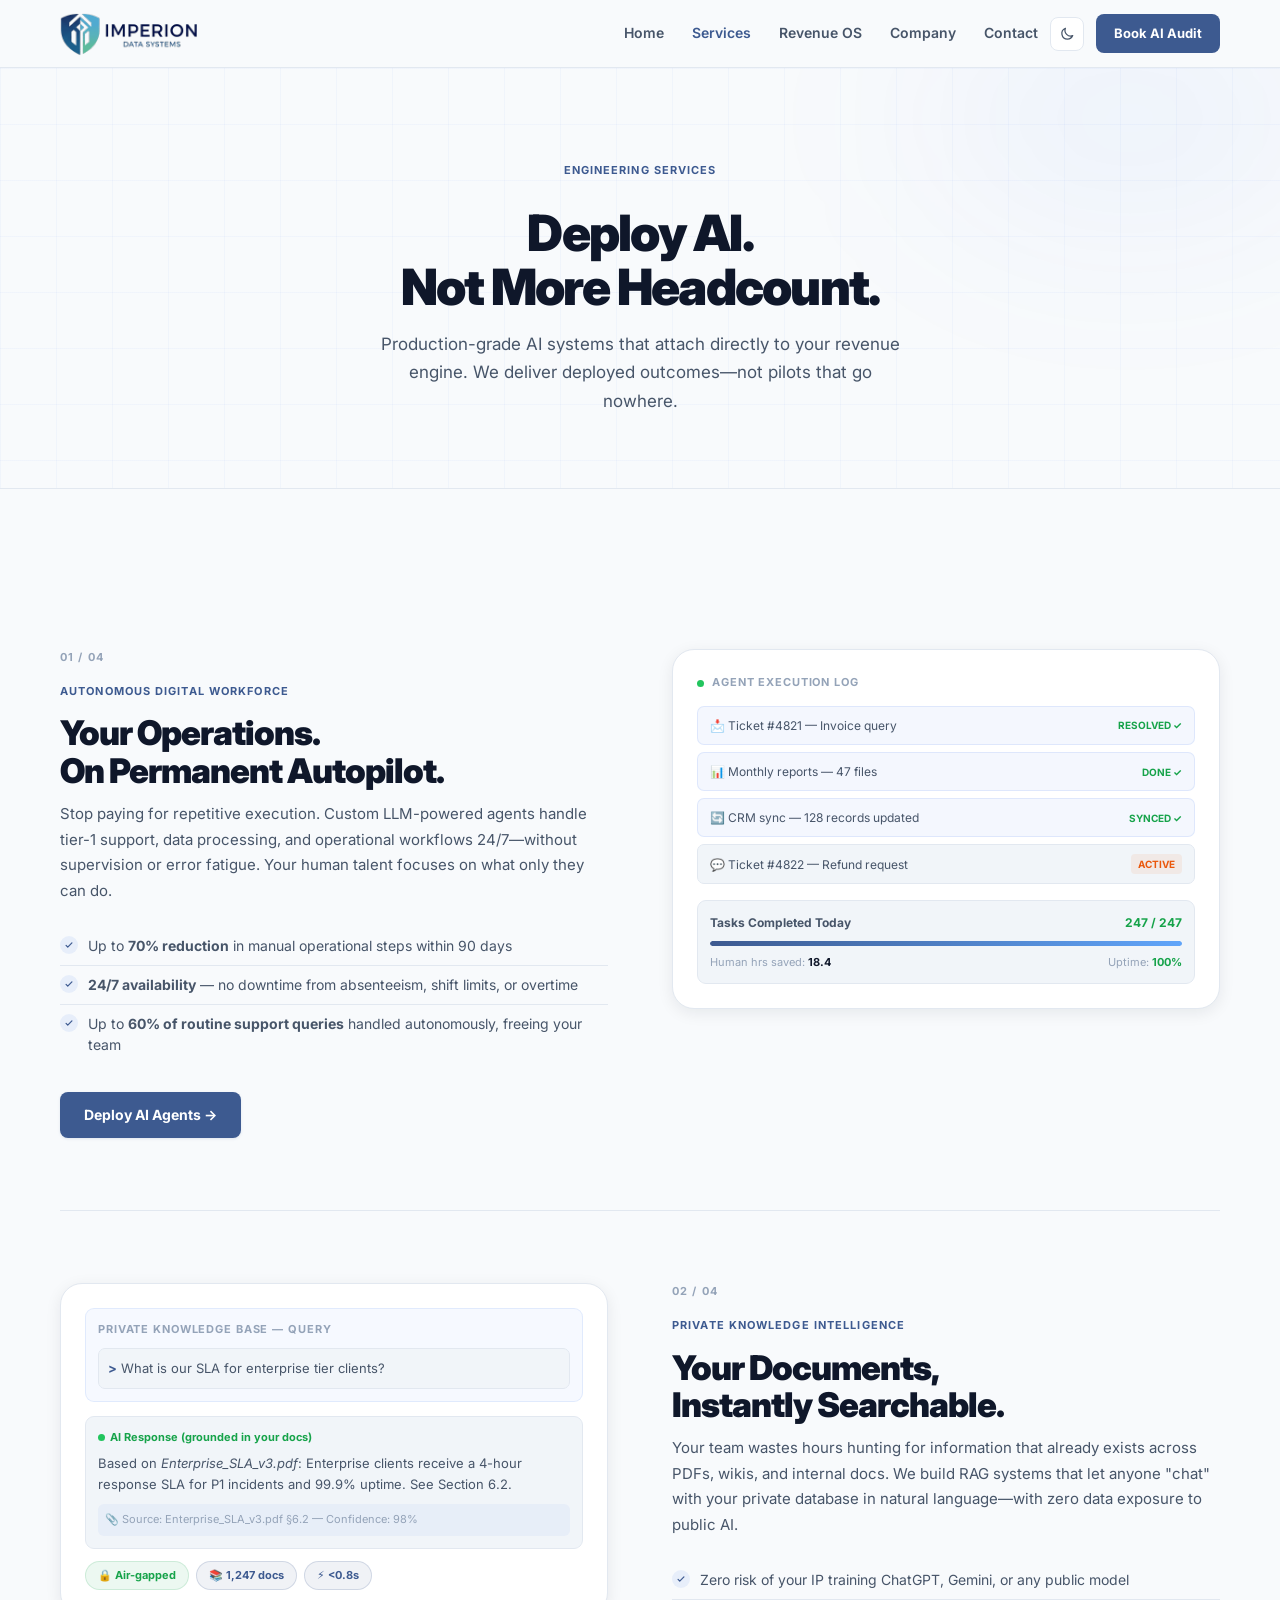
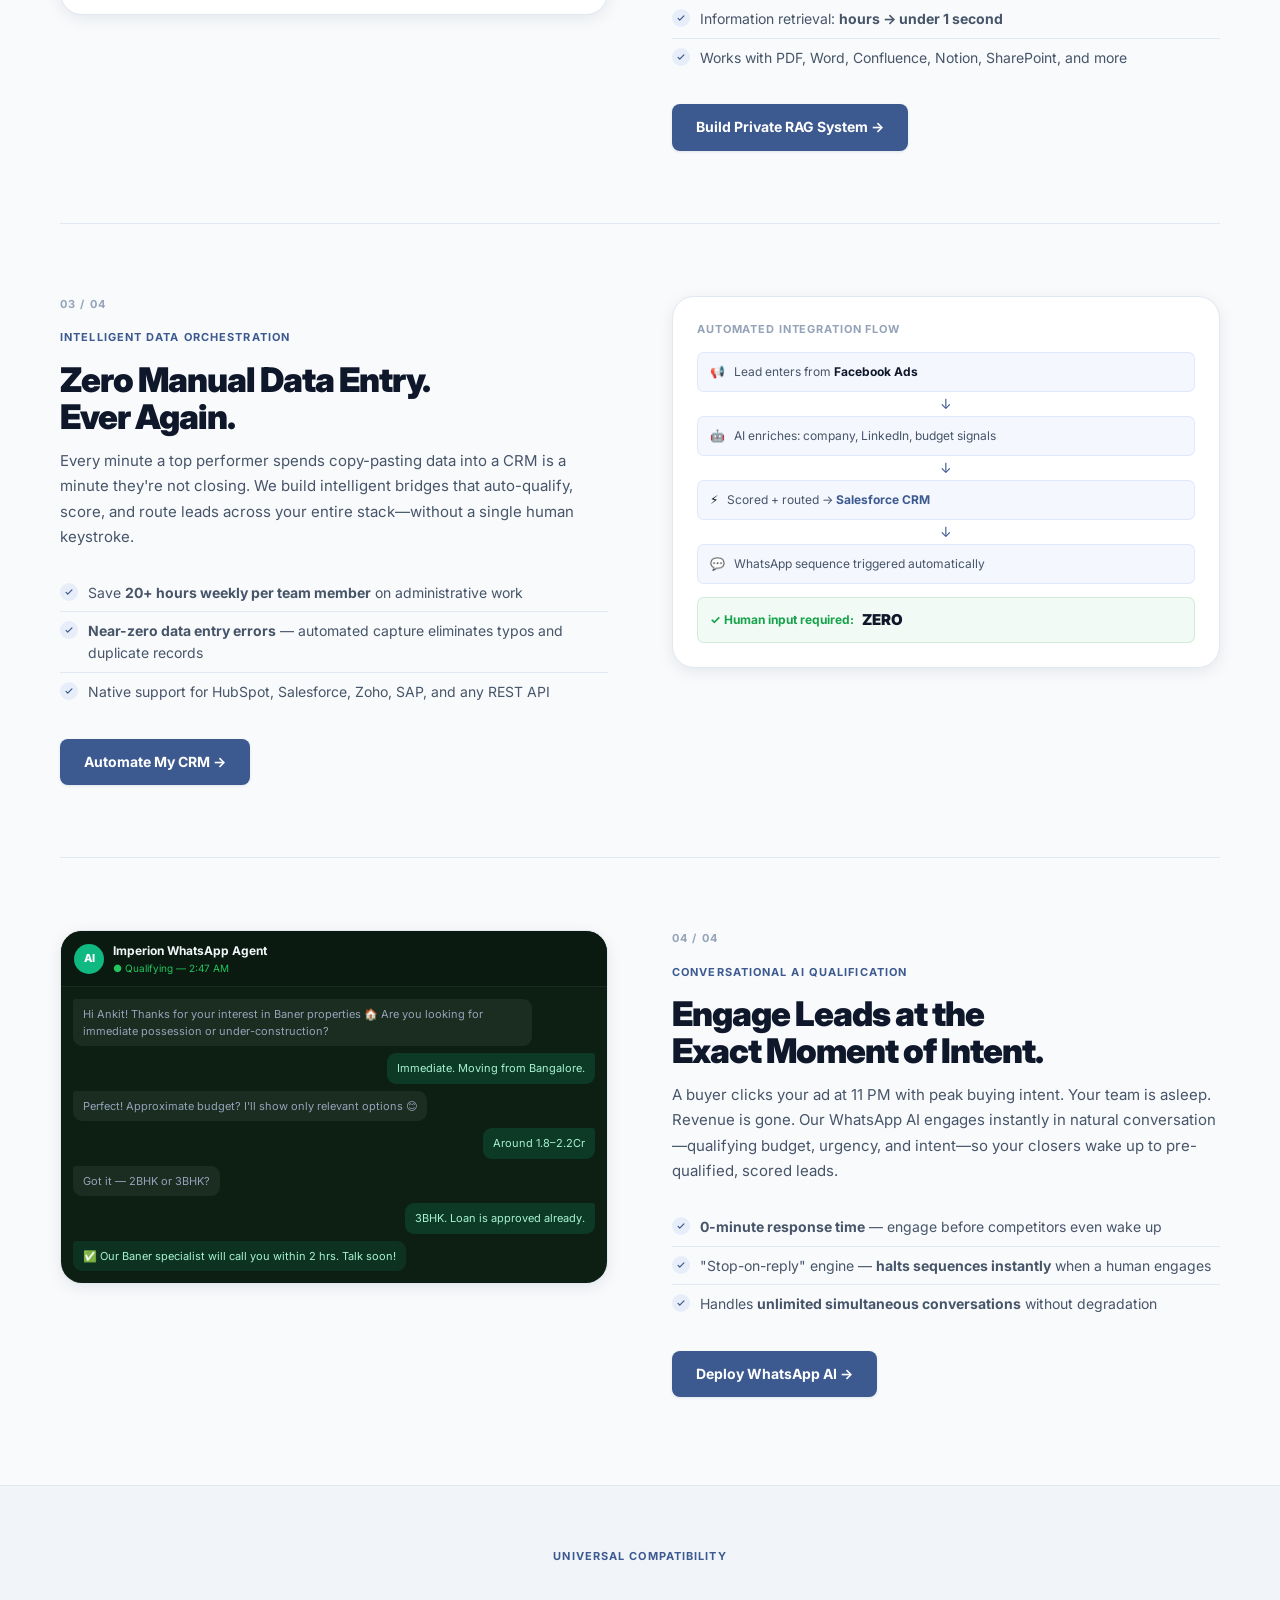
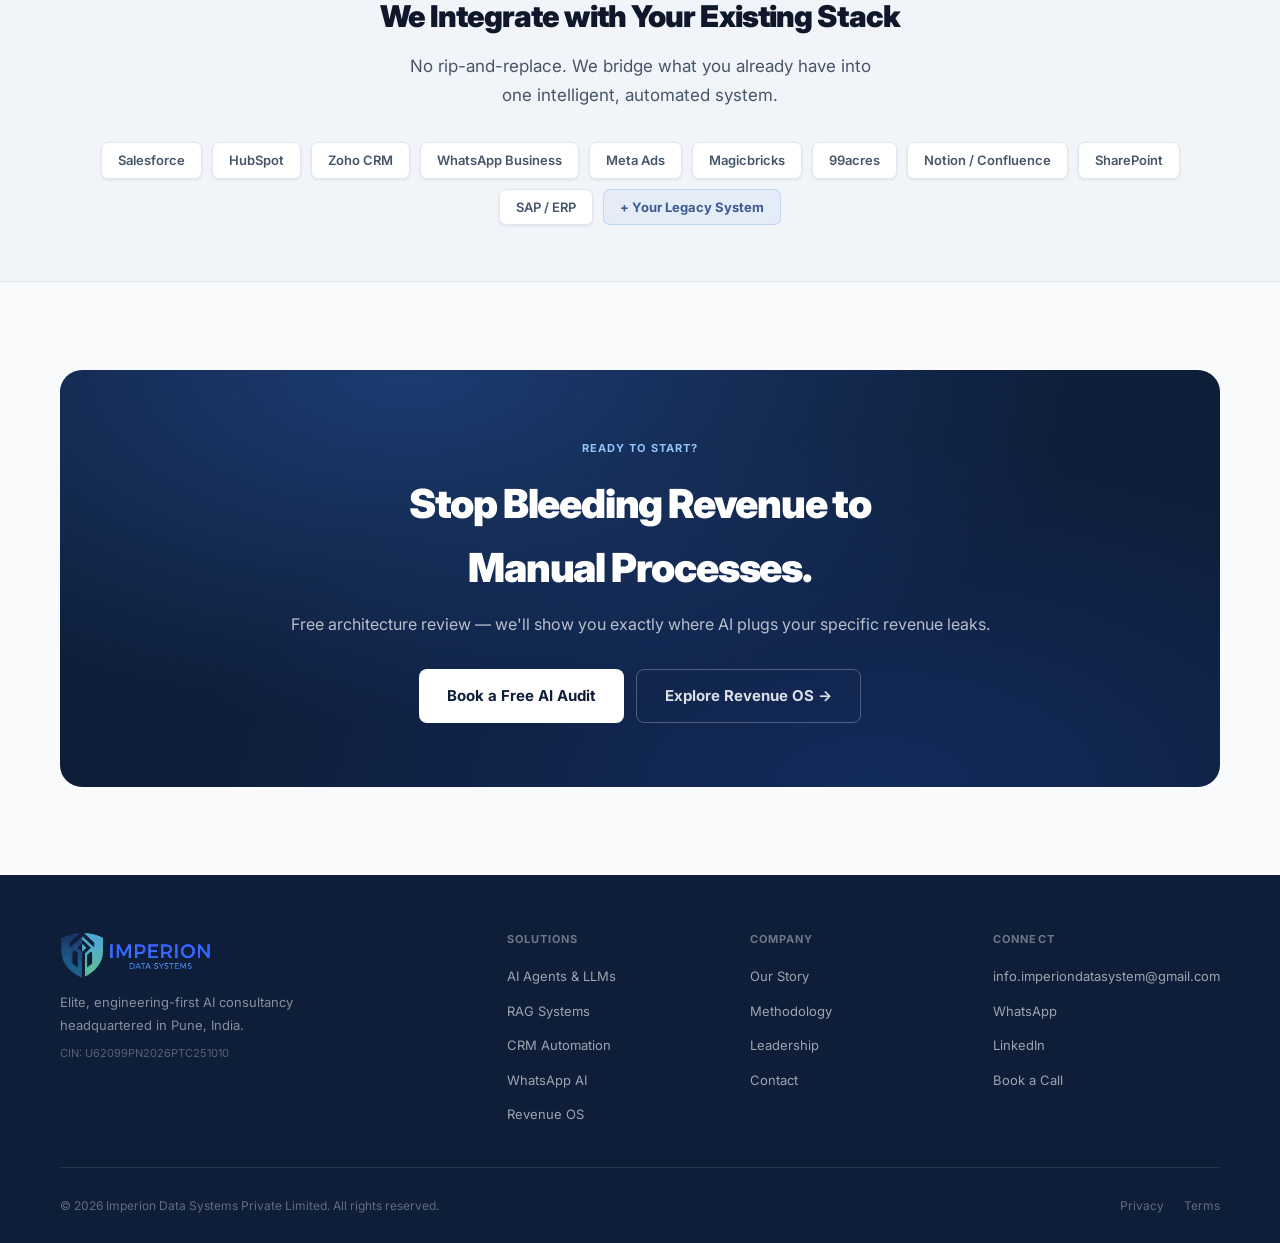
<file: services.html>
<!DOCTYPE html>
<html lang="en">
<head>
  <meta charset="UTF-8">
  <meta name="viewport" content="width=device-width, initial-scale=1.0">
  <link rel="icon" type="image/png" href="/imperion-favicon.png">
  <title>AI Services | Imperion Data Systems</title>
  <meta name="description" content="Outcome-driven AI services: Autonomous AI Agents, Secure RAG Systems, CRM Automation, WhatsApp AI. Measurable business outcomes, not abstract technology.">
  <meta property="og:title" content="AI Services | Imperion Data Systems">
  <link rel="canonical" href="https://imperiondatasystem.com/services">
  <script>if(localStorage.getItem('imperion-theme')==='dark')document.documentElement.classList.add('dark-mode');</script>
  <script async src="https://www.googletagmanager.com/gtag/js?id=G-Y0T34J1ML3"></script>
  <script>window.dataLayer=window.dataLayer||[];function gtag(){dataLayer.push(arguments);}gtag('js',new Date());gtag('config','G-Y0T34J1ML3');</script>
  <link rel="preconnect" href="https://fonts.googleapis.com">
  <link rel="preconnect" href="https://fonts.gstatic.com" crossorigin>
  <link href="https://fonts.googleapis.com/css2?family=Inter:wght@300;400;500;600;700;800;900&display=swap" rel="stylesheet">
  <link rel="stylesheet" href="/css/styles.css">
</head>
<body>

<nav class="site-nav">
  <div class="nav-container">
    <a href="/" class="nav-logo"><img src="/imperion-logo.svg" alt="Imperion" style="height:44px;width:auto;" class="brand-logo-img light-logo"><img src="/imperion-logo-darkmode.svg" alt="Imperion" style="height:44px;width:auto;display:none;" class="brand-logo-img dark-logo"></a>
    <div class="nav-links">
      <a href="/" class="nav-link">Home</a>
      <a href="/services.html" class="nav-link">Services</a>
      <a href="/revenue-os.html" class="nav-link">Revenue OS</a>
      <a href="/company.html" class="nav-link">Company</a>
      <a href="/contact.html" class="nav-link">Contact</a>
    </div>
    <button id="theme-toggle" class="theme-toggle" aria-label="Toggle dark mode">
      <svg class="icon-moon" width="15" height="15" fill="none" stroke="currentColor" viewBox="0 0 24 24" stroke-width="2"><path stroke-linecap="round" stroke-linejoin="round" d="M20.354 15.354A9 9 0 018.646 3.646 9.003 9.003 0 0012 21a9.003 9.003 0 008.354-5.646z"/></svg>
      <svg class="icon-sun" width="15" height="15" fill="none" stroke="currentColor" viewBox="0 0 24 24" stroke-width="2"><circle cx="12" cy="12" r="4"/><path stroke-linecap="round" d="M12 2v2M12 20v2M4.93 4.93l1.41 1.41M17.66 17.66l1.41 1.41M2 12h2M20 12h2M4.93 19.07l1.41-1.41M17.66 6.34l1.41-1.41"/></svg>
    </button>
    <a href="/contact.html" class="nav-cta">Book AI Audit</a>
    <button class="nav-hamburger" id="nav-hamburger" aria-label="Toggle menu"><span></span><span></span><span></span></button>
  </div>
</nav>
<div class="mobile-menu" id="mobile-menu">
  <a href="/">Home</a><a href="/services.html">Services</a><a href="/revenue-os.html">Revenue OS</a><a href="/company.html">Company</a><a href="/contact.html">Contact</a>
  <a href="/contact.html" class="mobile-cta">Book Free AI Audit →</a>
</div>

<main class="page-content">

  <!-- Page Hero -->
  <section style="position:relative;overflow:hidden;padding:88px 0 72px;text-align:center;border-bottom:1px solid var(--border);">
    <div class="hero-grid-bg"></div>
    <div class="hero-gradient" style="width:500px;height:300px;top:-100px;right:-100px;background:radial-gradient(ellipse,rgba(37,99,235,0.06),transparent);"></div>
    <div class="container" style="position:relative;z-index:2;">
      <span class="eyebrow reveal">Engineering Services</span>
      <h1 class="section-title reveal delay-1" style="margin:12px auto 16px;max-width:680px;">Deploy AI.<br>Not More Headcount.</h1>
      <p class="section-subtitle reveal delay-2" style="max-width:520px;margin:0 auto;">Production-grade AI systems that attach directly to your revenue engine. We deliver deployed outcomes—not pilots that go nowhere.</p>
    </div>
  </section>

  <!-- Services Z-Pattern -->
  <section class="section">
    <div class="container">

      <!-- 01: AI Agents -->
      <div class="service-block" id="ai-agents">
        <div class="service-text reveal-left">
          <div class="service-number">01 / 04</div>
          <span class="eyebrow">Autonomous Digital Workforce</span>
          <h2>Your Operations.<br>On Permanent Autopilot.</h2>
          <p class="service-desc">Stop paying for repetitive execution. Custom LLM-powered agents handle tier-1 support, data processing, and operational workflows 24/7—without supervision or error fatigue. Your human talent focuses on what only they can do.</p>
          <ul class="tick-list" style="margin-bottom:28px;">
            <li><div class="tick-icon"><svg fill="none" stroke="currentColor" viewBox="0 0 24 24" stroke-width="3"><path stroke-linecap="round" stroke-linejoin="round" d="M5 13l4 4L19 7"/></svg></div><span>Up to <strong>70% reduction</strong> in manual operational steps within 90 days</span></li>
            <li><div class="tick-icon"><svg fill="none" stroke="currentColor" viewBox="0 0 24 24" stroke-width="3"><path stroke-linecap="round" stroke-linejoin="round" d="M5 13l4 4L19 7"/></svg></div><span><strong>24/7 availability</strong> — no downtime from absenteeism, shift limits, or overtime</span></li>
            <li><div class="tick-icon"><svg fill="none" stroke="currentColor" viewBox="0 0 24 24" stroke-width="3"><path stroke-linecap="round" stroke-linejoin="round" d="M5 13l4 4L19 7"/></svg></div><span>Up to <strong>60% of routine support queries</strong> handled autonomously, freeing your team</span></li>
          </ul>
          <a href="/contact.html" class="btn btn-primary" id="svc-agents-cta">Deploy AI Agents →</a>
        </div>
        <div class="service-visual reveal-right">
          <div class="service-visual-card">
            <div style="font-size:11px;font-weight:700;letter-spacing:0.08em;color:var(--text-subtle);text-transform:uppercase;display:flex;align-items:center;gap:8px;margin-bottom:14px;"><span class="live-dot"></span> Agent Execution Log</div>
            <div style="display:flex;flex-direction:column;gap:7px;font-size:12px;">
              <div style="padding:9px 12px;background:rgba(37,99,235,0.05);border-radius:7px;border:1px solid rgba(37,99,235,0.1);display:flex;justify-content:space-between;align-items:center;"><span style="color:var(--text-muted);">📩 Ticket #4821 — Invoice query</span><span style="color:#16a34a;font-weight:700;font-size:10px;">RESOLVED ✓</span></div>
              <div style="padding:9px 12px;background:rgba(37,99,235,0.05);border-radius:7px;border:1px solid rgba(37,99,235,0.1);display:flex;justify-content:space-between;align-items:center;"><span style="color:var(--text-muted);">📊 Monthly reports — 47 files</span><span style="color:#16a34a;font-weight:700;font-size:10px;">DONE ✓</span></div>
              <div style="padding:9px 12px;background:rgba(37,99,235,0.05);border-radius:7px;border:1px solid rgba(37,99,235,0.1);display:flex;justify-content:space-between;align-items:center;"><span style="color:var(--text-muted);">🔄 CRM sync — 128 records updated</span><span style="color:#16a34a;font-weight:700;font-size:10px;">SYNCED ✓</span></div>
              <div style="padding:9px 12px;background:var(--bg-elevated);border-radius:7px;border:1px solid var(--border);display:flex;justify-content:space-between;align-items:center;"><span style="color:var(--text-muted);">💬 Ticket #4822 — Refund request</span><span style="color:#ea580c;font-weight:700;font-size:10px;background:rgba(234,88,12,0.08);padding:2px 7px;border-radius:4px;">ACTIVE</span></div>
            </div>
            <div style="margin-top:16px;padding:12px;background:var(--bg-elevated);border-radius:9px;border:1px solid var(--border);">
              <div style="display:flex;justify-content:space-between;margin-bottom:8px;font-size:12px;"><span style="font-weight:700;color:var(--text-muted);">Tasks Completed Today</span><span style="font-weight:700;color:#16a34a;">247 / 247</span></div>
              <div style="height:5px;background:var(--border);border-radius:3px;overflow:hidden;"><div style="width:100%;height:100%;background:linear-gradient(90deg,var(--accent),#60a5fa);border-radius:3px;"></div></div>
              <div style="display:flex;justify-content:space-between;margin-top:8px;font-size:11px;color:var(--text-subtle);">
                <span>Human hrs saved: <strong style="color:var(--text-primary);">18.4</strong></span>
                <span>Uptime: <strong style="color:#16a34a;">100%</strong></span>
              </div>
            </div>
          </div>
        </div>
      </div>

      <!-- 02: RAG Systems -->
      <div class="service-block reverse" id="rag-systems">
        <div class="service-visual reveal-left">
          <div class="service-visual-card">
            <div style="margin-bottom:14px;padding:12px;background:rgba(37,99,235,0.04);border-radius:9px;border:1px solid rgba(37,99,235,0.1);">
              <div style="font-size:11px;font-weight:700;letter-spacing:0.08em;color:var(--text-subtle);text-transform:uppercase;margin-bottom:9px;">Private Knowledge Base — Query</div>
              <div style="font-size:13px;color:var(--text-muted);padding:9px;background:var(--bg-elevated);border-radius:7px;border:1px solid var(--border);"><span style="color:var(--accent);font-weight:700;">&gt;</span> What is our SLA for enterprise tier clients?</div>
            </div>
            <div style="padding:12px;background:var(--bg-elevated);border-radius:9px;border:1px solid var(--border);margin-bottom:12px;">
              <div style="font-size:11px;font-weight:700;color:#16a34a;margin-bottom:7px;display:flex;align-items:center;gap:5px;"><span class="live-dot"></span> AI Response (grounded in your docs)</div>
              <p style="font-size:13px;color:var(--text-muted);line-height:1.6;">Based on <em>Enterprise_SLA_v3.pdf</em>: Enterprise clients receive a 4-hour response SLA for P1 incidents and 99.9% uptime. See Section 6.2.</p>
              <div style="margin-top:9px;padding:7px;background:rgba(37,99,235,0.05);border-radius:6px;font-size:11px;color:var(--text-subtle);">📎 Source: Enterprise_SLA_v3.pdf §6.2 — Confidence: 98%</div>
            </div>
            <div style="display:flex;gap:7px;flex-wrap:wrap;">
              <span class="badge badge-green" style="font-size:11px;">🔒 Air-gapped</span>
              <span class="badge badge-blue" style="font-size:11px;">📚 1,247 docs</span>
              <span class="badge badge-blue" style="font-size:11px;">⚡ &lt;0.8s</span>
            </div>
          </div>
        </div>
        <div class="service-text reveal-right">
          <div class="service-number">02 / 04</div>
          <span class="eyebrow">Private Knowledge Intelligence</span>
          <h2>Your Documents,<br>Instantly Searchable.</h2>
          <p class="service-desc">Your team wastes hours hunting for information that already exists across PDFs, wikis, and internal docs. We build RAG systems that let anyone "chat" with your private database in natural language—with zero data exposure to public AI.</p>
          <ul class="tick-list" style="margin-bottom:28px;">
            <li><div class="tick-icon"><svg fill="none" stroke="currentColor" viewBox="0 0 24 24" stroke-width="3"><path stroke-linecap="round" stroke-linejoin="round" d="M5 13l4 4L19 7"/></svg></div><span>Zero risk of your IP training ChatGPT, Gemini, or any public model</span></li>
            <li><div class="tick-icon"><svg fill="none" stroke="currentColor" viewBox="0 0 24 24" stroke-width="3"><path stroke-linecap="round" stroke-linejoin="round" d="M5 13l4 4L19 7"/></svg></div><span>Information retrieval: <strong>hours → under 1 second</strong></span></li>
            <li><div class="tick-icon"><svg fill="none" stroke="currentColor" viewBox="0 0 24 24" stroke-width="3"><path stroke-linecap="round" stroke-linejoin="round" d="M5 13l4 4L19 7"/></svg></div><span>Works with PDF, Word, Confluence, Notion, SharePoint, and more</span></li>
          </ul>
          <a href="/contact.html" class="btn btn-primary" id="svc-rag-cta">Build Private RAG System →</a>
        </div>
      </div>

      <!-- 03: CRM Automation -->
      <div class="service-block" id="crm-automation">
        <div class="service-text reveal-left">
          <div class="service-number">03 / 04</div>
          <span class="eyebrow">Intelligent Data Orchestration</span>
          <h2>Zero Manual Data Entry.<br>Ever Again.</h2>
          <p class="service-desc">Every minute a top performer spends copy-pasting data into a CRM is a minute they're not closing. We build intelligent bridges that auto-qualify, score, and route leads across your entire stack—without a single human keystroke.</p>
          <ul class="tick-list" style="margin-bottom:28px;">
            <li><div class="tick-icon"><svg fill="none" stroke="currentColor" viewBox="0 0 24 24" stroke-width="3"><path stroke-linecap="round" stroke-linejoin="round" d="M5 13l4 4L19 7"/></svg></div><span>Save <strong>20+ hours weekly per team member</strong> on administrative work</span></li>
            <li><div class="tick-icon"><svg fill="none" stroke="currentColor" viewBox="0 0 24 24" stroke-width="3"><path stroke-linecap="round" stroke-linejoin="round" d="M5 13l4 4L19 7"/></svg></div><span><strong>Near-zero data entry errors</strong> — automated capture eliminates typos and duplicate records</span></li>
            <li><div class="tick-icon"><svg fill="none" stroke="currentColor" viewBox="0 0 24 24" stroke-width="3"><path stroke-linecap="round" stroke-linejoin="round" d="M5 13l4 4L19 7"/></svg></div><span>Native support for HubSpot, Salesforce, Zoho, SAP, and any REST API</span></li>
          </ul>
          <a href="/contact.html" class="btn btn-primary" id="svc-crm-cta">Automate My CRM →</a>
        </div>
        <div class="service-visual reveal-right">
          <div class="service-visual-card">
            <div style="font-size:11px;font-weight:700;letter-spacing:0.08em;color:var(--text-subtle);text-transform:uppercase;margin-bottom:14px;">Automated Integration Flow</div>
            <div style="display:flex;flex-direction:column;gap:3px;">
              <div style="padding:9px 12px;background:rgba(37,99,235,0.05);border-radius:7px;border:1px solid rgba(37,99,235,0.1);font-size:12px;display:flex;align-items:center;gap:9px;"><span>📢</span><span style="color:var(--text-muted);">Lead enters from <strong style="color:var(--text-primary);">Facebook Ads</strong></span></div>
              <div style="text-align:center;color:var(--accent);font-size:14px;line-height:1.2;padding:1px 0;">↓</div>
              <div style="padding:9px 12px;background:rgba(37,99,235,0.05);border-radius:7px;border:1px solid rgba(37,99,235,0.1);font-size:12px;display:flex;align-items:center;gap:9px;"><span>🤖</span><span style="color:var(--text-muted);">AI enriches: company, LinkedIn, budget signals</span></div>
              <div style="text-align:center;color:var(--accent);font-size:14px;line-height:1.2;padding:1px 0;">↓</div>
              <div style="padding:9px 12px;background:rgba(37,99,235,0.05);border-radius:7px;border:1px solid rgba(37,99,235,0.1);font-size:12px;display:flex;align-items:center;gap:9px;"><span>⚡</span><span style="color:var(--text-muted);">Scored + routed → <strong style="color:var(--accent);">Salesforce CRM</strong></span></div>
              <div style="text-align:center;color:var(--accent);font-size:14px;line-height:1.2;padding:1px 0;">↓</div>
              <div style="padding:9px 12px;background:rgba(37,99,235,0.05);border-radius:7px;border:1px solid rgba(37,99,235,0.1);font-size:12px;display:flex;align-items:center;gap:9px;"><span>💬</span><span style="color:var(--text-muted);">WhatsApp sequence triggered automatically</span></div>
            </div>
            <div style="margin-top:13px;padding:10px 12px;background:rgba(22,163,74,0.06);border-radius:7px;border:1px solid rgba(22,163,74,0.15);font-size:12px;display:flex;align-items:center;gap:8px;"><span style="color:#16a34a;font-weight:700;">✓ Human input required:</span><span style="color:var(--text-primary);font-weight:900;font-size:15px;">ZERO</span></div>
          </div>
        </div>
      </div>

      <!-- 04: WhatsApp AI -->
      <div class="service-block reverse" id="whatsapp-ai">
        <div class="service-visual reveal-left">
          <div class="service-visual-card" style="padding:0;overflow:hidden;">
            <div class="wa-mock" style="border:none;border-radius:0;">
              <div class="wa-header">
                <div class="wa-avatar">AI</div>
                <div><div class="wa-name">Imperion WhatsApp Agent</div><div class="wa-status">● Qualifying — 2:47 AM</div></div>
              </div>
              <div class="wa-body">
                <div class="wa-msg ai">Hi Ankit! Thanks for your interest in Baner properties 🏠 Are you looking for immediate possession or under-construction?</div>
                <div class="wa-msg user">Immediate. Moving from Bangalore.</div>
                <div class="wa-msg ai">Perfect! Approximate budget? I'll show only relevant options 😊</div>
                <div class="wa-msg user">Around 1.8–2.2Cr</div>
                <div class="wa-msg ai">Got it — 2BHK or 3BHK?</div>
                <div class="wa-msg user">3BHK. Loan is approved already.</div>
                <div class="wa-msg ai" style="background:rgba(16,185,129,0.12);color:#a7f3d0;">✅ Our Baner specialist will call you within 2 hrs. Talk soon!</div>
              </div>
            </div>
          </div>
        </div>
        <div class="service-text reveal-right">
          <div class="service-number">04 / 04</div>
          <span class="eyebrow">Conversational AI Qualification</span>
          <h2>Engage Leads at the<br>Exact Moment of Intent.</h2>
          <p class="service-desc">A buyer clicks your ad at 11 PM with peak buying intent. Your team is asleep. Revenue is gone. Our WhatsApp AI engages instantly in natural conversation—qualifying budget, urgency, and intent—so your closers wake up to pre-qualified, scored leads.</p>
          <ul class="tick-list" style="margin-bottom:28px;">
            <li><div class="tick-icon"><svg fill="none" stroke="currentColor" viewBox="0 0 24 24" stroke-width="3"><path stroke-linecap="round" stroke-linejoin="round" d="M5 13l4 4L19 7"/></svg></div><span><strong>0-minute response time</strong> — engage before competitors even wake up</span></li>
            <li><div class="tick-icon"><svg fill="none" stroke="currentColor" viewBox="0 0 24 24" stroke-width="3"><path stroke-linecap="round" stroke-linejoin="round" d="M5 13l4 4L19 7"/></svg></div><span>"Stop-on-reply" engine — <strong>halts sequences instantly</strong> when a human engages</span></li>
            <li><div class="tick-icon"><svg fill="none" stroke="currentColor" viewBox="0 0 24 24" stroke-width="3"><path stroke-linecap="round" stroke-linejoin="round" d="M5 13l4 4L19 7"/></svg></div><span>Handles <strong>unlimited simultaneous conversations</strong> without degradation</span></li>
          </ul>
          <a href="/contact.html" class="btn btn-primary" id="svc-whatsapp-cta">Deploy WhatsApp AI →</a>
        </div>
      </div>

    </div>
  </section>

  <!-- Integrations -->
  <section class="section-sm section-alt section-border-top section-border-bottom" id="integrations">
    <div class="container" style="text-align:center;">
      <div class="eyebrow reveal">Universal Compatibility</div>
      <h2 class="reveal delay-1" style="font-size:clamp(22px,3vw,30px);font-weight:900;letter-spacing:-0.03em;color:var(--text-primary);margin:12px 0;">We Integrate with Your Existing Stack</h2>
      <p class="section-subtitle reveal delay-2" style="max-width:480px;margin:0 auto 32px;">No rip-and-replace. We bridge what you already have into one intelligent, automated system.</p>
      <div class="reveal delay-2" style="display:flex;flex-wrap:wrap;justify-content:center;gap:10px;">
        <span style="padding:7px 16px;background:var(--bg-card);border:1px solid var(--border);border-radius:7px;font-size:13px;color:var(--text-muted);font-weight:600;box-shadow:var(--shadow-sm);">Salesforce</span>
        <span style="padding:7px 16px;background:var(--bg-card);border:1px solid var(--border);border-radius:7px;font-size:13px;color:var(--text-muted);font-weight:600;box-shadow:var(--shadow-sm);">HubSpot</span>
        <span style="padding:7px 16px;background:var(--bg-card);border:1px solid var(--border);border-radius:7px;font-size:13px;color:var(--text-muted);font-weight:600;box-shadow:var(--shadow-sm);">Zoho CRM</span>
        <span style="padding:7px 16px;background:var(--bg-card);border:1px solid var(--border);border-radius:7px;font-size:13px;color:var(--text-muted);font-weight:600;box-shadow:var(--shadow-sm);">WhatsApp Business</span>
        <span style="padding:7px 16px;background:var(--bg-card);border:1px solid var(--border);border-radius:7px;font-size:13px;color:var(--text-muted);font-weight:600;box-shadow:var(--shadow-sm);">Meta Ads</span>
        <span style="padding:7px 16px;background:var(--bg-card);border:1px solid var(--border);border-radius:7px;font-size:13px;color:var(--text-muted);font-weight:600;box-shadow:var(--shadow-sm);">Magicbricks</span>
        <span style="padding:7px 16px;background:var(--bg-card);border:1px solid var(--border);border-radius:7px;font-size:13px;color:var(--text-muted);font-weight:600;box-shadow:var(--shadow-sm);">99acres</span>
        <span style="padding:7px 16px;background:var(--bg-card);border:1px solid var(--border);border-radius:7px;font-size:13px;color:var(--text-muted);font-weight:600;box-shadow:var(--shadow-sm);">Notion / Confluence</span>
        <span style="padding:7px 16px;background:var(--bg-card);border:1px solid var(--border);border-radius:7px;font-size:13px;color:var(--text-muted);font-weight:600;box-shadow:var(--shadow-sm);">SharePoint</span>
        <span style="padding:7px 16px;background:var(--bg-card);border:1px solid var(--border);border-radius:7px;font-size:13px;color:var(--text-muted);font-weight:600;box-shadow:var(--shadow-sm);">SAP / ERP</span>
        <span style="padding:7px 16px;background:rgba(37,99,235,0.06);border:1px solid rgba(37,99,235,0.18);border-radius:7px;font-size:13px;color:var(--accent);font-weight:700;">+ Your Legacy System</span>
      </div>
    </div>
  </section>

  <!-- Bottom CTA -->
  <section class="section">
    <div class="container">
      <div class="cta-strip reveal" style="position:relative;">
        <div style="position:relative;z-index:1;">
          <span class="eyebrow">Ready to Start?</span>
          <h2>Stop Bleeding Revenue to<br>Manual Processes.</h2>
          <p>Free architecture review — we'll show you exactly where AI plugs your specific revenue leaks.</p>
          <div style="display:flex;flex-wrap:wrap;gap:12px;justify-content:center;">
            <a href="/contact.html" class="btn btn-white btn-lg" id="svc-bottom-cta">Book a Free AI Audit</a>
            <a href="/revenue-os.html" class="btn btn-outline-white btn-lg">Explore Revenue OS →</a>
          </div>
        </div>
      </div>
    </div>
  </section>

</main>

<footer class="site-footer">
  <div class="container">
    <div class="footer-grid">
      <div class="footer-brand"><div style="display:flex;align-items:center;margin-bottom:12px;"><img src="/imperion-logo-darkmode.svg" alt="Imperion Data Systems" style="height:48px;width:auto;" class="footer-logo-img"></div><p>Elite, engineering-first AI consultancy headquartered in Pune, India.</p><p style="font-size:11px;color:rgba(255,255,255,0.3);margin-top:8px;">CIN: U62099PN2026PTC251010</p></div>
      <div class="footer-col"><h4>Solutions</h4><ul><li><a href="/services#ai-agents">AI Agents &amp; LLMs</a></li><li><a href="/services#rag-systems">RAG Systems</a></li><li><a href="/services#crm-automation">CRM Automation</a></li><li><a href="/services#whatsapp-ai">WhatsApp AI</a></li><li><a href="/revenue-os">Revenue OS</a></li></ul></div>
      <div class="footer-col"><h4>Company</h4><ul><li><a href="/company">Our Story</a></li><li><a href="/company#methodology">Methodology</a></li><li><a href="/company#leadership">Leadership</a></li><li><a href="/contact">Contact</a></li></ul></div>
      <div class="footer-col"><h4>Connect</h4><ul><li><a href="mailto:info.imperiondatasystem@gmail.com">info.imperiondatasystem@gmail.com</a></li><li><a href="https://wa.me/918308755482" target="_blank" rel="noopener noreferrer">WhatsApp</a></li><li><a href="https://www.linkedin.com/company/imperion-data-systems/" target="_blank" rel="noopener noreferrer">LinkedIn</a></li><li><a href="https://calendly.com/info-imperiondatasystem/discovery-call" target="_blank" rel="noopener noreferrer">Book a Call</a></li></ul></div>
    </div>
    <div class="footer-bottom"><p class="footer-copy">© 2026 Imperion Data Systems Private Limited. All rights reserved.</p><div class="footer-legal"><a href="#" onclick="openModal('modal-privacy');return false;">Privacy</a><a href="#" onclick="openModal('modal-terms');return false;">Terms</a></div></div>
  </div>
</footer>
<div id="modal-privacy" class="legal-modal" onclick="closeModal('modal-privacy')"><div class="legal-modal-box"><span class="legal-close" onclick="closeModal('modal-privacy')">&times;</span><h2>Privacy Policy</h2><p>Last updated: June 2026. All client data held in strictly isolated environments, never shared or used to train public AI models. Data deleted within 7 days upon written request.</p></div></div>
<div id="modal-terms" class="legal-modal" onclick="closeModal('modal-terms')"><div class="legal-modal-box"><span class="legal-close" onclick="closeModal('modal-terms')">&times;</span><h2>Terms of Service</h2><p>All work governed by a formally executed Statement of Work. Clients retain 100% IP ownership upon payment. Governed by Indian law, jurisdiction in Pune, Maharashtra.</p></div></div>
<script src="/js/nav.js" defer></script>
<script src="/js/animations.js" defer></script>
<script src="/js/form.js" defer></script>
</body>
</html>
</file>
<file: css/styles.css>
/* =========================================
   IMPERION DATA SYSTEMS — DESIGN SYSTEM v2
   Light Mode Default | Dark Mode Toggle
   ========================================= */

@import url('https://fonts.googleapis.com/css2?family=Inter:wght@300;400;500;600;700;800;900&display=swap');

/* ─── CSS Custom Properties: Light Mode (Default) ─── */
:root {
  --bg-primary:   #f8fafc;
  --bg-surface:   #ffffff;
  --bg-card:      #ffffff;
  --bg-elevated:  #f1f5f9;
  --border:       #e2e8f0;
  --border-hover: #3d5a90;
  --accent:       #3d5a90;       /* mature slate-blue */
  --accent-hover: #2e4675;
  --accent-glow:  rgba(61,90,144,0.13);
  --navy:         #0e1d38;       /* midnight navy — footer, CTA strip */
  --text-primary: #0f172a;
  --text-muted:   #475569;
  --text-subtle:  #94a3b8;
  --shadow-sm:    0 1px 3px rgba(15,23,42,0.06), 0 1px 2px rgba(15,23,42,0.04);
  --shadow-md:    0 4px 16px rgba(15,23,42,0.08);
  --shadow-lg:    0 20px 48px rgba(15,23,42,0.1);
  --radius-sm:    8px;
  --radius-md:    12px;
  --radius-lg:    16px;
  --radius-xl:    22px;
}

/* ─── Dark Mode Overrides ─── */
html.dark-mode {
  --bg-primary:   #07090d;
  --bg-surface:   #0d1117;
  --bg-card:      #111827;
  --bg-elevated:  #141f2e;
  --border:       rgba(255,255,255,0.07);
  --border-hover: rgba(107,142,192,0.5);
  --accent:       #7094c8;       /* softer, muted blue for dark backgrounds */
  --accent-hover: #5a7db7;
  --accent-glow:  rgba(112,148,200,0.22);
  --navy:         #8ab0d8;       /* muted pastel blue for dark-mode text uses */
  --text-primary: #f1f5f9;
  --text-muted:   #94a3b8;
  --text-subtle:  #4b5563;
  --shadow-sm:    0 1px 3px rgba(0,0,0,0.3);
  --shadow-md:    0 4px 20px rgba(0,0,0,0.4);
  --shadow-lg:    0 20px 60px rgba(0,0,0,0.6);
}

/* ─── Theme Transition (applied briefly during toggle) ─── */
html.theme-transitioning,
html.theme-transitioning *,
html.theme-transitioning *::before,
html.theme-transitioning *::after {
  transition:
    background-color 0.3s ease,
    border-color 0.3s ease,
    color 0.3s ease,
    box-shadow 0.3s ease !important;
}

/* ─── Reset & Base ─── */
*, *::before, *::after { box-sizing: border-box; margin: 0; padding: 0; }
html {
  scroll-behavior: smooth;
  overflow-x: hidden; /* hard stop any horizontal bleed */
}
body {
  font-family: 'Inter', system-ui, -apple-system, sans-serif;
  background-color: var(--bg-primary);
  color: var(--text-primary);
  -webkit-font-smoothing: antialiased;
  overflow-x: hidden;
  width: 100%;
  line-height: 1.6;
}
img { max-width: 100%; display: block; height: auto; }
a { text-decoration: none; color: inherit; }
button { font-family: inherit; cursor: pointer; border: none; background: none; }
ul { list-style: none; }

/* ─── Responsive Grid Utilities ─── */
/* Use .grid-2col / .grid-3col on any element with an inline grid style    */
/* so media queries can override it with !important                        */
.grid-2col {
  display: grid !important;
  grid-template-columns: 1fr 1fr !important;
  gap: var(--g2-gap, 48px);
}
.grid-3col {
  display: grid !important;
  grid-template-columns: repeat(3, 1fr) !important;
  gap: var(--g3-gap, 16px);
}

/* ─── Navigation ─── */
.site-nav {
  position: fixed;
  top: 0; left: 0; right: 0;
  z-index: 1000;
  height: 68px;
  display: flex;
  align-items: center;
  background: rgba(248,250,252,0.92);
  backdrop-filter: blur(20px);
  -webkit-backdrop-filter: blur(20px);
  border-bottom: 1px solid var(--border);
}
html.dark-mode .site-nav {
  background: rgba(7,9,13,0.88);
}
.site-nav.scrolled {
  box-shadow: var(--shadow-sm);
}
.nav-container {
  max-width: 1200px;
  margin: 0 auto;
  padding: 0 20px;
  width: 100%;
  display: flex;
  align-items: center;
  gap: 12px;
}
.nav-logo {
  display: flex;
  align-items: center;
  gap: 9px;
  flex-shrink: 0;
  margin-right: auto;
}
.brand-logo-img, .footer-logo-img {
  transition: opacity 0.3s ease;
}

html.dark-mode .light-logo {
  display: none !important;
}
html.dark-mode .dark-logo {
  display: block !important;
}

.nav-logo-text {
  font-size: 18px;
  font-weight: 900;
  letter-spacing: -0.03em;
  color: var(--text-primary);
}
.nav-logo-text span { color: var(--accent); }
.nav-links {
  display: flex;
  align-items: center;
  gap: 28px;
}
.nav-link {
  font-size: 14px;
  font-weight: 600;
  color: var(--text-muted);
  transition: color 0.18s;
  white-space: nowrap;
}
.nav-link:hover, .nav-link.active { color: var(--text-primary); }
.nav-link.active {
  color: var(--accent);
}

/* Theme Toggle */
.theme-toggle {
  width: 34px; height: 34px;
  border-radius: var(--radius-sm);
  border: 1px solid var(--border);
  background: var(--bg-surface);
  display: flex; align-items: center; justify-content: center;
  cursor: pointer;
  color: var(--text-muted);
  flex-shrink: 0;
  transition: background 0.18s, border-color 0.18s, color 0.18s;
}
.theme-toggle:hover {
  border-color: var(--accent);
  color: var(--accent);
}
.theme-toggle .icon-sun { display: none; }
.theme-toggle .icon-moon { display: block; }
html.dark-mode .theme-toggle .icon-sun { display: block; }
html.dark-mode .theme-toggle .icon-moon { display: none; }

/* CTA */
.nav-cta {
  padding: 9px 18px;
  background: var(--accent);
  color: #fff;
  font-size: 13px;
  font-weight: 700;
  border-radius: var(--radius-sm);
  white-space: nowrap;
  flex-shrink: 0;
  transition: background 0.18s, transform 0.18s, box-shadow 0.18s;
}
.nav-cta:hover {
  background: var(--accent-hover);
  transform: translateY(-1px);
  box-shadow: 0 4px 12px var(--accent-glow);
}

/* Hamburger */
.nav-hamburger {
  display: none;
  flex-direction: column;
  gap: 5px;
  padding: 6px;
  cursor: pointer;
  flex-shrink: 0;
}
.nav-hamburger span {
  display: block;
  width: 20px;
  height: 2px;
  background: var(--text-primary);
  border-radius: 2px;
  transition: all 0.28s;
}
.nav-hamburger.open span:nth-child(1) { transform: translateY(7px) rotate(45deg); }
.nav-hamburger.open span:nth-child(2) { opacity: 0; transform: scaleX(0); }
.nav-hamburger.open span:nth-child(3) { transform: translateY(-7px) rotate(-45deg); }

/* Mobile Menu */
.mobile-menu {
  display: none;
  position: fixed;
  top: 68px; left: 0; right: 0;
  background: var(--bg-surface);
  border-bottom: 1px solid var(--border);
  padding: 12px 20px 20px;
  z-index: 999;
  box-shadow: var(--shadow-md);
}
.mobile-menu.open { display: block; }
.mobile-menu a {
  display: block;
  padding: 13px 0;
  font-size: 15px;
  font-weight: 600;
  color: var(--text-muted);
  border-bottom: 1px solid var(--border);
  transition: color 0.18s;
}
.mobile-menu a:hover { color: var(--accent); }
.mobile-menu .mobile-cta {
  display: block;
  margin-top: 16px;
  padding: 13px;
  background: var(--accent);
  color: #fff;
  font-size: 14px;
  font-weight: 700;
  border-radius: var(--radius-sm);
  text-align: center;
  border-bottom: none;
}

/* ─── Page wrapper ─── */
.page-content { padding-top: 68px; }

/* ─── Containers ─── */
.container {
  max-width: 1200px;
  margin: 0 auto;
  padding: 0 20px;
}
.container-sm {
  max-width: 800px;
  margin: 0 auto;
  padding: 0 20px;
}

/* ─── Sections ─── */
.section     { padding: 88px 0; }
.section-sm  { padding: 56px 0; }
.section-lg  { padding: 110px 0; }
.section-alt { background: var(--bg-elevated); }
.section-border-top    { border-top: 1px solid var(--border); }
.section-border-bottom { border-bottom: 1px solid var(--border); }

/* ─── Typography ─── */
.eyebrow {
  display: inline-block;
  font-size: 11px;
  font-weight: 700;
  letter-spacing: 0.1em;
  text-transform: uppercase;
  color: var(--accent);
  margin-bottom: 14px;
}
.section-title {
  font-size: clamp(28px, 4.5vw, 50px);
  font-weight: 900;
  letter-spacing: -0.035em;
  line-height: 1.08;
  color: var(--text-primary);
}
.section-subtitle {
  font-size: clamp(15px, 1.8vw, 17px);
  color: var(--text-muted);
  line-height: 1.7;
  margin-top: 14px;
}
.accent-text { color: var(--accent); }
.navy-text   { color: var(--navy); }

/* ─── Buttons ─── */
.btn {
  display: inline-flex;
  align-items: center;
  gap: 7px;
  font-size: 14px;
  font-weight: 700;
  border-radius: var(--radius-sm);
  padding: 12px 24px;
  transition: all 0.18s;
  cursor: pointer;
  white-space: nowrap;
  border: none;
  font-family: inherit;
}
.btn-primary {
  background: var(--accent);
  color: #fff;
  box-shadow: 0 1px 3px var(--accent-glow);
}
.btn-primary:hover {
  background: var(--accent-hover);
  transform: translateY(-1px);
  box-shadow: 0 6px 20px var(--accent-glow);
}
.btn-outline {
  background: transparent;
  color: var(--text-primary);
  border: 1px solid var(--border);
}
.btn-outline:hover {
  border-color: var(--accent);
  color: var(--accent);
  transform: translateY(-1px);
}
.btn-navy {
  background: var(--navy);
  color: #fff;
}
.btn-navy:hover {
  background: #1e40af;
  transform: translateY(-1px);
  box-shadow: 0 6px 20px rgba(30,58,138,0.2);
}
.btn-sm  { padding: 9px 18px; font-size: 13px; }
.btn-lg  { padding: 14px 28px; font-size: 15px; }

/* ─── Cards ─── */
.card {
  background: var(--bg-card);
  border: 1px solid var(--border);
  border-radius: var(--radius-lg);
  box-shadow: var(--shadow-sm);
}
.card-hover {
  transition: transform 0.22s, box-shadow 0.22s, border-color 0.22s;
}
.card-hover:hover {
  transform: translateY(-3px);
  box-shadow: var(--shadow-md);
  border-color: var(--border-hover);
}
.glass-card {
  background: rgba(255,255,255,0.6);
  border: 1px solid var(--border);
  border-radius: var(--radius-lg);
  backdrop-filter: blur(16px);
  box-shadow: var(--shadow-sm);
}
html.dark-mode .glass-card {
  background: rgba(255,255,255,0.03);
}

/* ─── Trust Strip ─── */
.trust-strip {
  background: var(--bg-elevated);
  border-top: 1px solid var(--border);
  border-bottom: 1px solid var(--border);
  padding: 18px 0;
}
.trust-strip-items {
  display: flex;
  align-items: center;
  justify-content: center;
  flex-wrap: wrap;
  gap: 10px 36px;
}
.trust-item {
  display: flex;
  align-items: center;
  gap: 8px;
  font-size: 13px;
  font-weight: 600;
  color: var(--text-muted);
  white-space: nowrap;
}
.trust-icon {
  width: 28px; height: 28px;
  background: rgba(37,99,235,0.08);
  border: 1px solid rgba(37,99,235,0.15);
  border-radius: 7px;
  display: flex; align-items: center; justify-content: center;
  flex-shrink: 0;
}
.trust-icon svg { width: 14px; height: 14px; color: var(--accent); }
html.dark-mode .trust-icon {
  background: rgba(59,130,246,0.1);
  border-color: rgba(59,130,246,0.2);
}
.trust-sep {
  width: 1px; height: 18px;
  background: var(--border);
  flex-shrink: 0;
}

/* ─── Bento Grid ─── */
.bento-grid {
  display: grid;
  grid-template-columns: repeat(2, 1fr);
  gap: 14px;
}
.bento-card {
  background: var(--bg-card);
  border: 1px solid var(--border);
  border-radius: var(--radius-lg);
  padding: 28px;
  transition: transform 0.22s, box-shadow 0.22s, border-color 0.22s;
  cursor: pointer;
  box-shadow: var(--shadow-sm);
  text-decoration: none;
  display: block;
}
.bento-card:hover {
  transform: translateY(-3px);
  box-shadow: var(--shadow-md);
  border-color: var(--border-hover);
}
.bento-icon {
  width: 44px; height: 44px;
  background: rgba(37,99,235,0.08);
  border: 1px solid rgba(37,99,235,0.15);
  border-radius: 10px;
  display: flex; align-items: center; justify-content: center;
  margin-bottom: 16px;
}
html.dark-mode .bento-icon {
  background: rgba(59,130,246,0.1);
  border-color: rgba(59,130,246,0.2);
}
.bento-icon svg { width: 20px; height: 20px; color: var(--accent); }
.bento-card h3 {
  font-size: 16px;
  font-weight: 800;
  color: var(--text-primary);
  margin-bottom: 8px;
  letter-spacing: -0.02em;
}
.bento-card p {
  font-size: 13px;
  color: var(--text-muted);
  line-height: 1.65;
}
.bento-arrow {
  margin-top: 16px;
  display: inline-flex;
  align-items: center;
  gap: 5px;
  font-size: 13px;
  font-weight: 700;
  color: var(--accent);
}

/* ─── Tick List ─── */
.tick-list { list-style: none; }
.tick-list li {
  display: flex;
  align-items: flex-start;
  gap: 10px;
  padding: 8px 0;
  font-size: 14px;
  color: var(--text-muted);
  line-height: 1.55;
  border-bottom: 1px solid var(--border);
}
.tick-list li:last-child { border-bottom: none; }
.tick-icon {
  width: 18px; height: 18px;
  min-width: 18px;
  background: rgba(37,99,235,0.08);
  border-radius: 50%;
  display: flex; align-items: center; justify-content: center;
  margin-top: 1px;
}
html.dark-mode .tick-icon { background: rgba(59,130,246,0.1); }
.tick-icon svg { width: 10px; height: 10px; color: var(--accent); }

/* ─── Service Z-Pattern ─── */
.service-block {
  display: grid;
  grid-template-columns: 1fr 1fr;
  gap: 64px;
  align-items: start;
  padding: 72px 0;
  border-bottom: 1px solid var(--border);
}
.service-block:last-child { border-bottom: none; padding-bottom: 0; }
.service-block.reverse .service-text { order: 2; }
.service-block.reverse .service-visual { order: 1; }

.service-number {
  font-size: 11px;
  font-weight: 700;
  letter-spacing: 0.1em;
  color: var(--text-subtle);
  margin-bottom: 10px;
}
.service-block h2 {
  font-size: clamp(22px, 3vw, 34px);
  font-weight: 900;
  letter-spacing: -0.03em;
  color: var(--text-primary);
  line-height: 1.1;
  margin-bottom: 12px;
}
.service-desc {
  font-size: 15px;
  color: var(--text-muted);
  line-height: 1.7;
  margin-bottom: 24px;
}

/* ─── Service Visual Card ─── */
.service-visual-card {
  background: var(--bg-card);
  border: 1px solid var(--border);
  border-radius: var(--radius-xl);
  padding: 24px;
  box-shadow: var(--shadow-md);
  overflow: hidden;
}

/* ─── Stat Badges ─── */
.badge {
  display: inline-flex;
  align-items: center;
  gap: 6px;
  padding: 5px 12px;
  border-radius: 100px;
  font-size: 12px;
  font-weight: 700;
}
.badge-blue   { background: rgba(61,90,144,0.08);  color: var(--accent);  border: 1px solid rgba(61,90,144,0.18); }
.badge-navy   { background: rgba(14,29,56,0.07);    color: var(--navy);    border: 1px solid rgba(14,29,56,0.15); }
.badge-green  { background: rgba(22,163,74,0.08);   color: #16a34a;        border: 1px solid rgba(22,163,74,0.15); }
.badge-orange { background: rgba(234,88,12,0.08);   color: #ea580c;        border: 1px solid rgba(234,88,12,0.15); }
.badge-red    { background: rgba(220,38,38,0.08);   color: #dc2626;        border: 1px solid rgba(220,38,38,0.15); }
html.dark-mode .badge-blue  { background: rgba(112,148,200,0.12); border-color: rgba(112,148,200,0.22); }
html.dark-mode .badge-navy  { background: rgba(138,176,216,0.1);  border-color: rgba(138,176,216,0.2); }
html.dark-mode .badge-green { background: rgba(34,197,94,0.1);    border-color: rgba(34,197,94,0.2);   color: #4ade80; }

/* ─── CTA Strip ─── */
.cta-strip {
  background: var(--navy);
  border-radius: var(--radius-xl);
  padding: 64px 56px;
  position: relative;
  overflow: hidden;
  text-align: center;
}
.cta-strip::before {
  content: '';
  position: absolute;
  inset: 0;
  background: radial-gradient(ellipse at 30% 0%, rgba(59,130,246,0.3), transparent 60%),
              radial-gradient(ellipse at 70% 100%, rgba(37,99,235,0.2), transparent 60%);
  pointer-events: none;
}
.cta-strip .eyebrow { color: #93c5fd; }
.cta-strip h2 {
  font-size: clamp(24px, 3.5vw, 40px);
  font-weight: 900;
  letter-spacing: -0.03em;
  color: #fff;
  margin-bottom: 12px;
}
.cta-strip p { font-size: 16px; color: rgba(255,255,255,0.7); margin-bottom: 32px; }
.cta-strip .btn-white {
  background: #fff;
  color: var(--navy);
  font-weight: 700;
}
.cta-strip .btn-white:hover {
  background: #f1f5f9;
  transform: translateY(-1px);
}
.cta-strip .btn-outline-white {
  background: transparent;
  color: rgba(255,255,255,0.85);
  border: 1px solid rgba(255,255,255,0.25);
}
.cta-strip .btn-outline-white:hover {
  background: rgba(255,255,255,0.08);
  color: #fff;
  transform: translateY(-1px);
}

/* ─── Kanban Mockup ─── */
.kanban-mock {
  background: #0a0e16;
  border: 1px solid rgba(255,255,255,0.1);
  border-radius: var(--radius-xl);
  overflow: hidden;
  box-shadow: var(--shadow-lg);
}
.kanban-titlebar {
  background: #0d1117;
  border-bottom: 1px solid rgba(255,255,255,0.07);
  padding: 11px 14px;
  display: flex;
  align-items: center;
  gap: 6px;
}
.kb-dot { width: 9px; height: 9px; border-radius: 50%; }
.kanban-body {
  padding: 14px;
  display: flex;
  gap: 10px;
  overflow-x: auto;
  -webkit-overflow-scrolling: touch;
  scrollbar-width: none;
}
.kanban-body::-webkit-scrollbar { display: none; }
.kanban-col { flex: 0 0 168px; }
.kanban-col-header {
  font-size: 10px;
  font-weight: 700;
  letter-spacing: 0.08em;
  text-transform: uppercase;
  padding: 5px 9px;
  border-radius: 5px;
  margin-bottom: 9px;
  text-align: center;
}
.col-hot  { background: rgba(239,68,68,0.15); color: #f87171; }
.col-warm { background: rgba(251,146,60,0.15); color: #fb923c; }
.col-cold { background: rgba(96,165,250,0.15); color: #60a5fa; }
.kanban-card-item {
  background: rgba(255,255,255,0.04);
  border: 1px solid rgba(255,255,255,0.07);
  border-radius: 7px;
  padding: 9px;
  margin-bottom: 7px;
  font-size: 11px;
}
.kanban-card-item .kc-name { font-weight: 700; color: #f1f5f9; margin-bottom: 3px; }
.kanban-card-item .kc-meta { color: #64748b; font-size: 10px; line-height: 1.5; }
.kanban-score {
  display: inline-block;
  font-size: 9px;
  font-weight: 800;
  padding: 2px 5px;
  border-radius: 4px;
  margin-top: 5px;
}
.score-hot  { background: rgba(239,68,68,0.2);  color: #f87171; }
.score-warm { background: rgba(251,146,60,0.2);  color: #fb923c; }
.score-cold { background: rgba(96,165,250,0.2); color: #60a5fa; }
.live-dot {
  width: 7px; height: 7px;
  border-radius: 50%;
  background: #22c55e;
  display: inline-block;
  animation: pulse-live 1.6s ease-in-out infinite;
}
@keyframes pulse-live {
  0%, 100% { opacity: 1; }
  50%       { opacity: 0.4; }
}

/* ─── WhatsApp Mock ─── */
.wa-mock {
  background: #0d1f13;
  border: 1px solid rgba(255,255,255,0.07);
  border-radius: var(--radius-lg);
  overflow: hidden;
}
.wa-header {
  background: #0a1a10;
  padding: 10px 13px;
  display: flex;
  align-items: center;
  gap: 9px;
  border-bottom: 1px solid rgba(255,255,255,0.07);
}
.wa-avatar {
  width: 30px; height: 30px;
  border-radius: 50%;
  background: #10b981;
  display: flex; align-items: center; justify-content: center;
  font-size: 11px; font-weight: 800; color: #fff;
  flex-shrink: 0;
}
.wa-name   { font-size: 12px; font-weight: 700; color: #f1f5f9; }
.wa-status { font-size: 10px; color: #22c55e; }
.wa-body   { padding: 12px; display: flex; flex-direction: column; gap: 7px; }
.wa-msg {
  max-width: 88%;
  padding: 7px 10px;
  border-radius: 9px;
  font-size: 11px;
  line-height: 1.5;
}
.wa-msg.ai   { background: rgba(255,255,255,0.06); color: #94a3b8; align-self: flex-start; border-radius: 3px 9px 9px 9px; }
.wa-msg.user { background: rgba(16,185,129,0.18);  color: #a7f3d0; align-self: flex-end;  border-radius: 9px 3px 9px 9px; }

/* ─── Pipeline Steps ─── */
.pipeline-steps { display: flex; flex-direction: column; }
.pipeline-step  { display: flex; gap: 16px; padding-bottom: 28px; }
.pipeline-step:last-child { padding-bottom: 0; }
.pipeline-step-left { display: flex; flex-direction: column; align-items: center; flex-shrink: 0; }
.pipeline-step-num {
  width: 36px; height: 36px;
  border-radius: 50%;
  background: rgba(37,99,235,0.08);
  border: 1px solid rgba(37,99,235,0.2);
  display: flex; align-items: center; justify-content: center;
  font-size: 13px;
  font-weight: 800;
  color: var(--accent);
  position: relative; z-index: 1;
}
html.dark-mode .pipeline-step-num {
  background: rgba(59,130,246,0.1);
  border-color: rgba(59,130,246,0.3);
}
.pipeline-step-line {
  width: 1px; flex: 1;
  background: var(--border);
  margin-top: 6px;
}
.pipeline-step:last-child .pipeline-step-line { display: none; }
.pipeline-step-content { padding-top: 6px; }
.pipeline-step-content h3 {
  font-size: 15px; font-weight: 800;
  color: var(--text-primary);
  margin-bottom: 5px;
  letter-spacing: -0.02em;
}
.pipeline-step-content p { font-size: 13px; color: var(--text-muted); line-height: 1.6; }

/* ─── Methodology Grid ─── */
.methodology-grid {
  display: grid;
  grid-template-columns: repeat(3, 1fr);
  border: 1px solid var(--border);
  border-radius: var(--radius-lg);
  overflow: hidden;
}
.method-step {
  background: var(--bg-surface);
  padding: 40px 32px;
  position: relative;
  overflow: hidden;
  border-right: 1px solid var(--border);
}
.method-step:last-child { border-right: none; }
.method-step-bg {
  position: absolute;
  top: -10px; left: -8px;
  font-size: 100px; font-weight: 900;
  color: rgba(61,90,144,0.04);
  line-height: 1;
  pointer-events: none; user-select: none;
}
html.dark-mode .method-step-bg { color: rgba(255,255,255,0.025); }
.method-step-icon {
  width: 40px; height: 40px;
  background: rgba(61,90,144,0.08);
  border: 1px solid rgba(61,90,144,0.15);
  border-radius: 9px;
  display: flex; align-items: center; justify-content: center;
  margin-bottom: 16px;
}
html.dark-mode .method-step-icon { background: rgba(112,148,200,0.1); border-color: rgba(112,148,200,0.2); }
.method-step-icon svg { width: 18px; height: 18px; color: var(--accent); }
.method-step h3 {
  font-size: 17px; font-weight: 800;
  color: var(--text-primary);
  margin-bottom: 10px;
  letter-spacing: -0.02em;
}
.method-step p { font-size: 13px; color: var(--text-muted); line-height: 1.65; }

/* ─── Stats Row ─── */
.stats-row {
  display: grid;
  grid-template-columns: repeat(4, 1fr);
  gap: 1px;
  background: var(--border);
  border-radius: var(--radius-lg);
  overflow: hidden;
  box-shadow: var(--shadow-sm);
}
.stat-cell {
  background: var(--bg-surface);
  padding: 32px 20px;
  text-align: center;
}
.stat-val {
  font-size: clamp(28px, 3.5vw, 38px); font-weight: 900;
  letter-spacing: -0.04em;
  color: var(--accent);
  line-height: 1;
  margin-bottom: 8px;
}
.stat-label { font-size: 12px; color: var(--text-muted); font-weight: 500; }

/* ─── Pillar Cards ─── */
.pillar-card {
  background: var(--bg-card);
  border: 1px solid var(--border);
  border-radius: var(--radius-xl);
  padding: 36px;
  position: relative;
  overflow: hidden;
  box-shadow: var(--shadow-sm);
  transition: box-shadow 0.22s, border-color 0.22s;
}
.pillar-card:hover { box-shadow: var(--shadow-md); border-color: var(--border-hover); }
.pillar-num {
  font-size: 64px; font-weight: 900; line-height: 1;
  color: rgba(37,99,235,0.04);
  position: absolute; top: 14px; right: 22px;
  letter-spacing: -0.05em; pointer-events: none;
}
html.dark-mode .pillar-num { color: rgba(255,255,255,0.03); }
.pillar-card h3 {
  font-size: 19px; font-weight: 800;
  letter-spacing: -0.02em;
  color: var(--text-primary);
  margin-bottom: 20px;
  line-height: 1.2;
}
.pillar-points { display: flex; flex-direction: column; gap: 14px; }
.pillar-point  { display: flex; gap: 12px; align-items: flex-start; }
.pp-icon {
  width: 24px; height: 24px;
  border-radius: 6px;
  background: rgba(37,99,235,0.08);
  border: 1px solid rgba(37,99,235,0.15);
  display: flex; align-items: center; justify-content: center;
  flex-shrink: 0; margin-top: 1px;
}
html.dark-mode .pp-icon { background: rgba(59,130,246,0.1); border-color: rgba(59,130,246,0.2); }
.pp-icon svg { width: 11px; height: 11px; color: var(--accent); }
.pp-text h4 { font-size: 13px; font-weight: 700; color: var(--text-primary); margin-bottom: 2px; }
.pp-text p  { font-size: 12px; color: var(--text-muted); line-height: 1.55; }

/* ─── Onboarding Steps ─── */
.onboarding-steps { display: flex; flex-direction: column; gap: 20px; }
.ob-step { display: flex; gap: 16px; align-items: flex-start; }
.ob-num {
  font-size: 12px; font-weight: 800;
  color: var(--accent);
  background: rgba(37,99,235,0.08);
  border: 1px solid rgba(37,99,235,0.15);
  border-radius: 7px;
  width: 36px; height: 36px;
  display: flex; align-items: center; justify-content: center;
  flex-shrink: 0; letter-spacing: 0.04em;
}
html.dark-mode .ob-num { background: rgba(59,130,246,0.1); border-color: rgba(59,130,246,0.2); }
.ob-content h3 {
  font-size: 15px; font-weight: 800;
  color: var(--text-primary);
  margin-bottom: 6px;
}
.ob-content p { font-size: 13px; color: var(--text-muted); line-height: 1.6; }
.ob-content ul { margin-top: 8px; display: flex; flex-direction: column; gap: 4px; }
.ob-content ul li {
  font-size: 12px; color: var(--text-muted);
  display: flex; gap: 7px; align-items: flex-start;
}
.ob-content ul li::before { content: '→'; color: var(--accent); flex-shrink: 0; font-weight: 700; }

/* ─── Leader Card ─── */
.leader-card {
  background: var(--bg-card);
  border: 1px solid var(--border);
  border-radius: var(--radius-xl);
  overflow: hidden;
  box-shadow: var(--shadow-sm);
  transition: transform 0.22s, box-shadow 0.22s;
}
.leader-card:hover { transform: translateY(-3px); box-shadow: var(--shadow-md); }
.leader-photo {
  width: 100%; aspect-ratio: 4/3;
  object-fit: cover; object-position: top center;
  filter: grayscale(100%);
  transition: filter 0.4s;
}
.leader-card:hover .leader-photo { filter: grayscale(40%); }
.leader-info { padding: 24px; }
.leader-name  { font-size: 18px; font-weight: 800; color: var(--text-primary); letter-spacing: -0.02em; margin-bottom: 3px; }
.leader-title { font-size: 11px; font-weight: 700; letter-spacing: 0.09em; text-transform: uppercase; color: var(--accent); margin-bottom: 14px; }
.leader-bio   { font-size: 13px; color: var(--text-muted); line-height: 1.65; }

/* ─── Contact Form ─── */
.form-group    { display: flex; flex-direction: column; gap: 5px; }
.form-label    { font-size: 11px; font-weight: 700; letter-spacing: 0.06em; text-transform: uppercase; color: var(--text-muted); }
.form-input,
.form-select,
.form-textarea {
  width: 100%;
  background: var(--bg-elevated);
  border: 1px solid var(--border);
  border-radius: var(--radius-sm);
  padding: 12px 14px;
  color: var(--text-primary);
  font-family: 'Inter', sans-serif;
  font-size: 14px;
  outline: none;
  appearance: none;
  -webkit-appearance: none;
  transition: border-color 0.18s, box-shadow 0.18s, background 0.18s;
}
.form-input:focus,
.form-select:focus,
.form-textarea:focus {
  border-color: var(--accent);
  box-shadow: 0 0 0 3px var(--accent-glow);
  background: var(--bg-surface);
}
.form-input::placeholder,
.form-textarea::placeholder { color: var(--text-subtle); }
.form-select {
  background-image: url("data:image/svg+xml,%3Csvg xmlns='http://www.w3.org/2000/svg' width='12' height='12' fill='none' viewBox='0 0 24 24'%3E%3Cpath stroke='%2394a3b8' stroke-linecap='round' stroke-linejoin='round' stroke-width='2' d='M6 9l6 6 6-6'/%3E%3C/svg%3E");
  background-repeat: no-repeat;
  background-position: right 13px center;
  cursor: pointer;
}
html.dark-mode .form-input,
html.dark-mode .form-select,
html.dark-mode .form-textarea {
  background: rgba(255,255,255,0.04);
  border-color: rgba(255,255,255,0.08);
}
html.dark-mode .form-input:focus,
html.dark-mode .form-select:focus,
html.dark-mode .form-textarea:focus {
  background: rgba(255,255,255,0.06);
  border-color: var(--accent);
}
.form-select option { background: var(--bg-card); color: var(--text-primary); }
.form-textarea { resize: vertical; min-height: 110px; }
.form-submit {
  width: 100%; padding: 14px;
  background: var(--accent);
  color: #fff;
  font-size: 15px; font-weight: 700;
  border-radius: var(--radius-sm);
  transition: background 0.18s, transform 0.18s, box-shadow 0.18s;
  cursor: pointer; border: none; font-family: inherit;
}
.form-submit:hover {
  background: var(--accent-hover);
  transform: translateY(-1px);
  box-shadow: 0 6px 20px var(--accent-glow);
}
.form-submit:disabled { opacity: 0.6; cursor: not-allowed; transform: none; }

/* ─── Contact Info Panel ─── */
.contact-info-item {
  display: flex; align-items: flex-start; gap: 13px;
  padding: 14px 0;
  border-bottom: 1px solid var(--border);
}
.contact-info-item:last-child { border-bottom: none; }
.ci-icon {
  width: 36px; height: 36px;
  border-radius: 9px;
  background: var(--bg-elevated);
  border: 1px solid var(--border);
  display: flex; align-items: center; justify-content: center;
  flex-shrink: 0;
}
html.dark-mode .ci-icon { background: rgba(255,255,255,0.06); }
.ci-icon svg { width: 16px; height: 16px; }
.ci-label { font-size: 10px; font-weight: 700; letter-spacing: 0.08em; text-transform: uppercase; color: var(--text-subtle); margin-bottom: 2px; }
.ci-value { font-size: 14px; font-weight: 600; color: var(--text-primary); }
.ci-value a { transition: color 0.18s; }
.ci-value a:hover { color: var(--accent); }

/* ─── Action Button ─── */
.action-btn {
  display: flex; align-items: center; gap: 10px;
  padding: 12px 16px;
  background: var(--bg-elevated);
  border: 1px solid var(--border);
  border-radius: var(--radius-md);
  transition: border-color 0.18s, background 0.18s, color 0.18s;
  width: 100%; text-align: left;
  color: var(--text-primary);
  cursor: pointer;
  font-size: 13px; font-weight: 600;
  text-decoration: none;
}
.action-btn:hover { border-color: var(--accent); color: var(--accent); background: rgba(37,99,235,0.04); }
html.dark-mode .action-btn:hover { background: rgba(59,130,246,0.06); }
.action-btn-icon {
  width: 32px; height: 32px;
  border-radius: 7px;
  display: flex; align-items: center; justify-content: center;
  flex-shrink: 0;
}

/* ─── Form Success ─── */
.form-success { display: none; text-align: center; padding: 36px 20px; }
.form-success.show { display: block; }
.form-success-icon {
  width: 56px; height: 56px;
  background: rgba(37,99,235,0.08);
  border: 2px solid var(--accent);
  border-radius: 50%;
  display: flex; align-items: center; justify-content: center;
  margin: 0 auto 16px;
}
.form-success-icon svg { width: 24px; height: 24px; color: var(--accent); }
.form-success h3 { font-size: 20px; font-weight: 800; color: var(--text-primary); margin-bottom: 8px; }
.form-success p  { font-size: 14px; color: var(--text-muted); }

/* ─── Legal Modal ─── */
.legal-modal {
  display: none; position: fixed; inset: 0; z-index: 2000;
  background: rgba(0,0,0,0.55);
  backdrop-filter: blur(4px);
  padding: 20px; overflow-y: auto;
}
.legal-modal.open { display: flex; align-items: center; justify-content: center; }
.legal-modal-box {
  background: var(--bg-surface);
  border: 1px solid var(--border);
  border-radius: var(--radius-xl);
  padding: 36px;
  max-width: 640px; width: 100%;
  position: relative;
  box-shadow: var(--shadow-lg);
}
.legal-close {
  position: absolute; top: 14px; right: 18px;
  font-size: 22px; color: var(--text-subtle);
  cursor: pointer; line-height: 1; transition: color 0.18s;
}
.legal-close:hover { color: var(--text-primary); }
.legal-modal-box h2 { font-size: 22px; font-weight: 800; color: var(--text-primary); margin-bottom: 16px; }
.legal-modal-box p, .legal-modal-box li { font-size: 13px; color: var(--text-muted); line-height: 1.7; margin-bottom: 10px; }
.legal-modal-box h3 { font-size: 14px; font-weight: 700; color: var(--text-primary); margin: 16px 0 6px; }
.legal-modal-box ul { padding-left: 18px; list-style: disc; }

/* ─── Map ─── */
.map-container {
  position: relative;
  background: var(--bg-card);
  border: 1px solid var(--border);
  border-radius: var(--radius-xl);
  overflow: hidden;
  padding: 40px;
  box-shadow: var(--shadow-sm);
}
.map-svg { width: 100%; height: auto; }
.map-pin {
  position: absolute;
  transform: translate(-50%, -50%);
}
.map-pin-dot {
  width: 11px; height: 11px;
  border-radius: 50%;
  background: var(--accent);
  position: relative; z-index: 2;
  animation: ping-dot 2.2s cubic-bezier(0,0,0.2,1) infinite;
}
@keyframes ping-dot {
  0%   { box-shadow: 0 0 0 0 rgba(37,99,235,0.7), 0 0 12px rgba(37,99,235,0.6); }
  70%  { box-shadow: 0 0 0 18px rgba(37,99,235,0), 0 0 12px rgba(37,99,235,0.6); }
  100% { box-shadow: 0 0 0 0 rgba(37,99,235,0), 0 0 12px rgba(37,99,235,0.6); }
}
.map-pin-label {
  position: absolute;
  bottom: calc(100% + 8px); left: 50%;
  transform: translateX(-50%);
  background: var(--accent);
  color: #fff; font-size: 11px; font-weight: 700;
  padding: 3px 9px; border-radius: 100px;
  white-space: nowrap;
}
.map-pin-label::after {
  content: '';
  position: absolute; top: 100%; left: 50%;
  transform: translateX(-50%);
  border: 4px solid transparent;
  border-top-color: var(--accent);
}

/* ─── Footer ─── */
.site-footer {
  background: var(--navy);
  padding: 56px 0 28px;
}
html.dark-mode .site-footer { background: #04060a; border-top: 1px solid var(--border); }
.footer-grid {
  display: grid;
  grid-template-columns: 2fr 1fr 1fr 1fr;
  gap: 40px;
  padding-bottom: 40px;
  border-bottom: 1px solid rgba(255,255,255,0.1);
  margin-bottom: 28px;
}
html.dark-mode .footer-grid { border-bottom-color: var(--border); }
.footer-brand p { font-size: 13px; color: rgba(255,255,255,0.5); line-height: 1.7; margin-top: 12px; max-width: 260px; }
.footer-col h4 { font-size: 11px; font-weight: 700; letter-spacing: 0.1em; text-transform: uppercase; color: rgba(255,255,255,0.4); margin-bottom: 14px; }
.footer-col ul { display: flex; flex-direction: column; gap: 9px; }
.footer-col ul li a { font-size: 13px; color: rgba(255,255,255,0.6); transition: color 0.18s; }
.footer-col ul li a:hover { color: #fff; }
.footer-bottom { display: flex; align-items: center; justify-content: space-between; flex-wrap: wrap; gap: 10px; }
.footer-copy { font-size: 12px; color: rgba(255,255,255,0.35); }
.footer-legal { display: flex; gap: 20px; }
.footer-legal a { font-size: 12px; color: rgba(255,255,255,0.35); transition: color 0.18s; }
.footer-legal a:hover { color: rgba(255,255,255,0.7); }
.footer-logo-text { font-size: 17px; font-weight: 900; letter-spacing: -0.03em; color: #fff; }
.footer-logo-text span { color: #8ab0d8; }

/* ─── Anchor Offset for Sticky Nav ─── */
/* Ensures #id links land below the 68px fixed nav */
[id] { scroll-margin-top: 88px; }

/* ─── Form Error State ─── */
.form-error {
  display: none;
  padding: 11px 14px;
  background: rgba(220,38,38,0.05);
  border: 1px solid rgba(220,38,38,0.18);
  border-radius: var(--radius-sm);
  font-size: 13px;
  font-weight: 500;
  color: #dc2626;
  margin-bottom: 16px;
  line-height: 1.5;
}
.form-error.show { display: block; }

/* ─── Leader Card Extras ─── */
.leader-background {
  font-size: 11px;
  color: var(--text-subtle);
  font-weight: 500;
  margin-top: 1px;
  margin-bottom: 10px;
  letter-spacing: 0.01em;
}

/* ─── Company Registration Card ─── */
.company-reg-card {
  margin-top: 20px;
  padding: 16px 22px;
  background: var(--bg-elevated);
  border: 1px solid var(--border);
  border-radius: var(--radius-md);
  display: flex;
  flex-wrap: wrap;
  gap: 6px 28px;
  align-items: center;
}
.company-reg-card .creg-name {
  font-size: 13px; font-weight: 700;
  color: var(--text-primary);
  width: 100%;
  margin-bottom: 2px;
}
.company-reg-card .creg-detail {
  font-size: 11px; color: var(--text-subtle); font-weight: 500;
  display: flex; align-items: center; gap: 5px;
}

/* ─── "What Happens Next" Timeline ─── */
.what-next-timeline {
  display: grid;
  grid-template-columns: repeat(4, 1fr);
  border: 1px solid var(--border);
  border-radius: var(--radius-lg);
  overflow: hidden;
}
.what-next-step {
  padding: 28px 20px;
  text-align: center;
  background: var(--bg-surface);
  border-right: 1px solid var(--border);
  position: relative;
}
.what-next-step:last-child { border-right: none; }
.wn-num {
  width: 36px; height: 36px;
  border-radius: 50%;
  background: rgba(61,90,144,0.08);
  border: 1px solid rgba(61,90,144,0.18);
  display: flex; align-items: center; justify-content: center;
  font-size: 13px; font-weight: 800; color: var(--accent);
  margin: 0 auto 12px;
}
.wn-title {
  font-size: 14px; font-weight: 800;
  color: var(--text-primary);
  margin-bottom: 6px;
  letter-spacing: -0.01em;
  line-height: 1.2;
}
.wn-desc {
  font-size: 12px; color: var(--text-muted); line-height: 1.6;
}
.wn-time {
  display: inline-block;
  margin-top: 10px;
  font-size: 10px; font-weight: 700;
  letter-spacing: 0.07em; text-transform: uppercase;
  color: var(--accent);
  background: rgba(61,90,144,0.07);
  border: 1px solid rgba(61,90,144,0.12);
  padding: 2px 8px; border-radius: 100px;
}

/* ─── Scroll Reveal ─── */
.reveal, .reveal-left, .reveal-right {
  opacity: 0;
  transition: opacity 0.6s ease, transform 0.6s ease;
}
.reveal       { transform: translateY(22px); }
.reveal-left  { transform: translateX(-22px); }
.reveal-right { transform: translateX(22px); }
.reveal.visible, .reveal-left.visible, .reveal-right.visible {
  opacity: 1; transform: none;
}
.delay-1 { transition-delay: 0.1s; }
.delay-2 { transition-delay: 0.18s; }
.delay-3 { transition-delay: 0.26s; }
.delay-4 { transition-delay: 0.34s; }
.delay-5 { transition-delay: 0.42s; }

/* ─── Hero Background ─── */
.hero-grid-bg {
  position: absolute; inset: 0;
  background-image:
    linear-gradient(rgba(37,99,235,0.035) 1px, transparent 1px),
    linear-gradient(90deg, rgba(37,99,235,0.035) 1px, transparent 1px);
  background-size: 56px 56px;
  pointer-events: none;
}
html.dark-mode .hero-grid-bg {
  background-image:
    linear-gradient(rgba(255,255,255,0.025) 1px, transparent 1px),
    linear-gradient(90deg, rgba(255,255,255,0.025) 1px, transparent 1px);
}
.hero-gradient {
  position: absolute; pointer-events: none;
  border-radius: 50%; filter: blur(80px);
}

/* ─── Tablet: 768px – 1024px ─── */
@media (max-width: 1024px) {
  .service-block {
    grid-template-columns: 1fr;
    gap: 40px;
    padding: 56px 0;
  }
  .service-block.reverse .service-text { order: 1; }
  .service-block.reverse .service-visual { order: 2; }
  /* Methodology: collapse to 1-col with horizontal borders */
  .methodology-grid { grid-template-columns: 1fr; }
  .method-step { border-right: none; border-bottom: 1px solid var(--border); }
  .method-step:last-child { border-bottom: none; }
  /* What-next: 2-col on tablet */
  .what-next-timeline { grid-template-columns: repeat(2, 1fr); }
  .what-next-step { border-right: 1px solid var(--border); border-bottom: 1px solid var(--border); }
  .what-next-step:nth-child(2n) { border-right: none; }
  .what-next-step:nth-last-child(-n+2) { border-bottom: none; }
  .footer-grid { grid-template-columns: 1fr 1fr; gap: 28px; }
  .stats-row { grid-template-columns: repeat(2, 1fr); }
  .bento-grid { grid-template-columns: 1fr 1fr; }
  /* Collapse all .grid-2col on tablet too */
  .grid-2col { grid-template-columns: 1fr !important; gap: 36px !important; }
  .grid-3col { grid-template-columns: 1fr !important; }
}

/* ─── Mobile: ≤ 768px ─── */
@media (max-width: 768px) {
  /* Nav */
  .nav-links, .nav-cta { display: none; }
  .nav-hamburger { display: flex; }
  .theme-toggle { display: flex; }

  /* Sections */
  .section    { padding: 56px 0; }
  .section-sm { padding: 36px 0; }
  .section-lg { padding: 72px 0; }

  /* Inner-page hero padding — reduce for mobile */
  section[style*="padding:88px"] { padding-top: 56px !important; padding-bottom: 44px !important; }
  section[style*="padding: 88px"] { padding-top: 56px !important; padding-bottom: 44px !important; }

  /* Hero padding */
  .hero-section { padding: 72px 0 52px !important; }

  /* Grids collapse */
  .bento-grid           { grid-template-columns: 1fr; }
  .methodology-grid     { grid-template-columns: 1fr; }
  .method-step          { border-right: none; border-bottom: 1px solid var(--border); }
  .method-step:last-child { border-bottom: none; }
  .stats-row            { grid-template-columns: repeat(2, 1fr); }
  .footer-grid          { grid-template-columns: 1fr 1fr; gap: 24px; }

  /* What-next: 1-col on mobile */
  .what-next-timeline   { grid-template-columns: 1fr; }
  .what-next-step       { border-right: none; border-bottom: 1px solid var(--border); }
  .what-next-step:last-child { border-bottom: none; }

  /* Grids collapse */
  .bento-grid           { grid-template-columns: 1fr; }
  .methodology-grid     { grid-template-columns: 1fr; }
  .stats-row            { grid-template-columns: repeat(2, 1fr); }
  .footer-grid          { grid-template-columns: 1fr 1fr; gap: 24px; }

  /* Utility grid helpers (catch both inline and class-based) */
  .grid-2col            { grid-template-columns: 1fr !important; gap: 28px !important; }
  .grid-3col            { grid-template-columns: 1fr !important; gap: 14px !important; }

  /* Catch any remaining inline-style two-column grids */
  [style*="grid-template-columns:1fr 1fr"]        { display: block !important; }
  [style*="grid-template-columns: 1fr 1fr"]       { display: block !important; }
  [style*="grid-template-columns:1fr 1.4fr"]      { display: block !important; }
  [style*="grid-template-columns:1fr 1.5fr"]      { display: block !important; }
  [style*="grid-template-columns:repeat(3,1fr)"]  { display: block !important; }
  [style*="grid-template-columns: repeat(3,1fr)"] { display: block !important; }

  /* Inline gap resets for block-displayed grids */
  [style*="grid-template-columns:1fr 1fr"] > *,
  [style*="grid-template-columns: 1fr 1fr"] > * { margin-bottom: 24px; }
  [style*="grid-template-columns:1fr 1fr"] > *:last-child,
  [style*="grid-template-columns: 1fr 1fr"] > *:last-child { margin-bottom: 0; }

  /* CTA strip */
  .cta-strip            { padding: 36px 20px; }
  .cta-strip h2         { font-size: 22px; }
  .cta-strip p          { font-size: 14px; }

  /* Footer */
  .footer-bottom        { flex-direction: column; align-items: flex-start; gap: 8px; }

  /* Service visual card */
  .service-visual-card  { padding: 14px; }

  /* Kanban — scroll horizontally, never bleed */
  .kanban-mock          { max-width: 100%; border-radius: 12px; }
  .kanban-body          { padding: 10px; }
  .kanban-col           { flex: 0 0 140px; }

  /* WhatsApp overlay */
  .wa-overlay-mobile-hide { display: none !important; }

  /* Leader cards */
  .leader-photo         { aspect-ratio: 4/3; }

  /* Pillar grid */
  .pillar-grid-2col     { grid-template-columns: 1fr !important; }

  /* Revenue OS named grids */
  .ros-hero-grid        { grid-template-columns: 1fr !important; }
  .ros-problem-grid     { grid-template-columns: 1fr !important; }

  /* Contact split */
  .contact-wrapper      { grid-template-columns: 1fr !important; }
  .contact-info-panel   { position: static !important; }
  .form-row-2col        { grid-template-columns: 1fr !important; }

  /* Prevent absolute-positioned hero orbs from bleeding */
  section[style*="overflow:hidden"],
  section[style*="overflow: hidden"] { overflow: hidden !important; }

  /* Ensure inline-style flex rows wrap */
  [style*="display:flex"]     { flex-wrap: wrap; }
  [style*="display: flex"]    { flex-wrap: wrap; }
}

/* ─── Mobile: ≤ 480px ─── */
@media (max-width: 480px) {
  .container            { padding: 0 14px; }
  .stats-row            { grid-template-columns: 1fr 1fr; }
  .stat-val             { font-size: 28px; }
  .cta-strip            { padding: 28px 16px; }
  .trust-sep            { display: none; }
  .trust-strip-items    { gap: 8px 16px; }
  .trust-item           { font-size: 12px; }
  .kanban-col           { flex: 0 0 120px; }
  .pillar-card          { padding: 20px; }
  .method-step          { padding: 24px 18px; }
  .bento-card           { padding: 20px; }
  .footer-brand p       { max-width: 100%; }
  .footer-grid          { grid-template-columns: 1fr; gap: 20px; }
  .hero-section         { padding: 60px 0 44px !important; }
  .section-title        { font-size: clamp(24px, 7vw, 34px); }
  .section-subtitle     { font-size: 14px; }
  .btn-lg               { padding: 12px 20px; font-size: 14px; }
  .cta-strip .btn-white,
  .cta-strip .btn-outline-white { width: 100%; justify-content: center; }
  /* Stop flex button rows from overflowing */
  [style*="display:flex"][style*="gap:12px"]    { gap: 10px !important; }
  [style*="display: flex"][style*="gap: 12px"]  { gap: 10px !important; }
}
</file>
